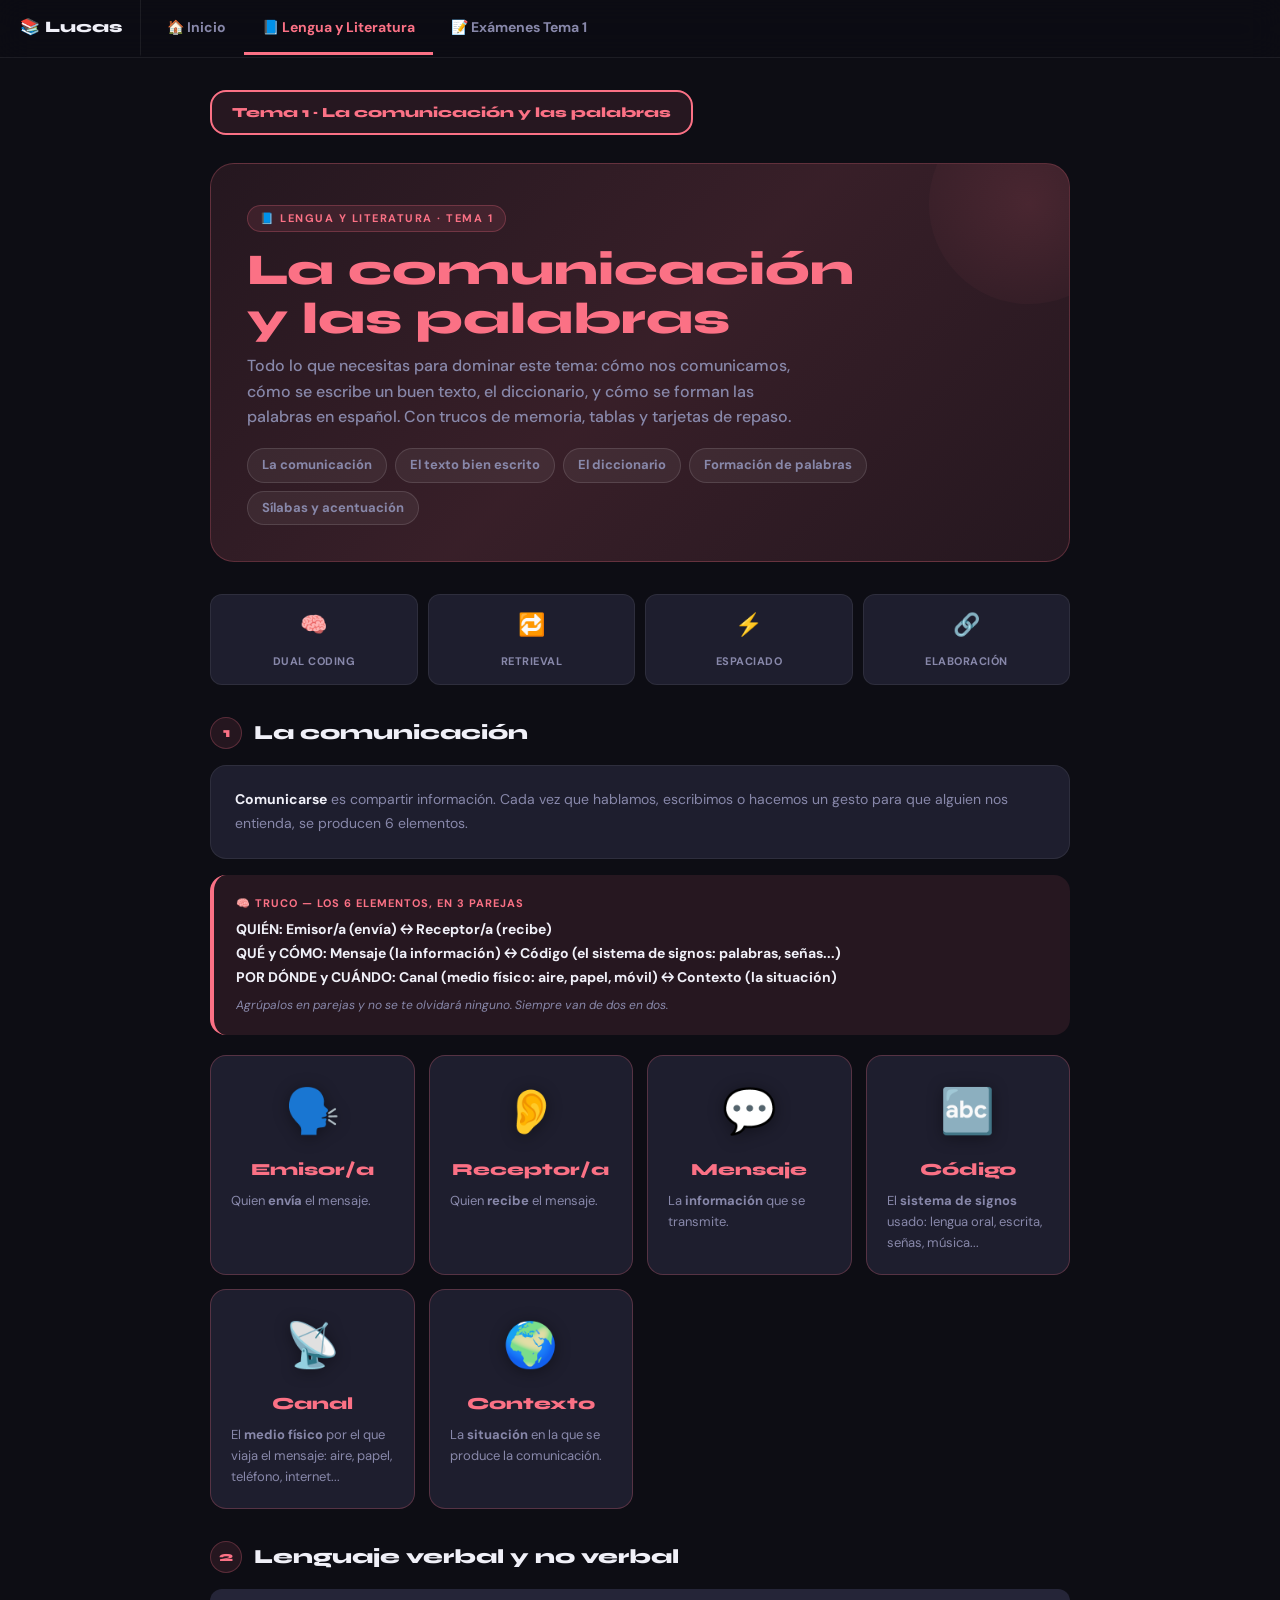
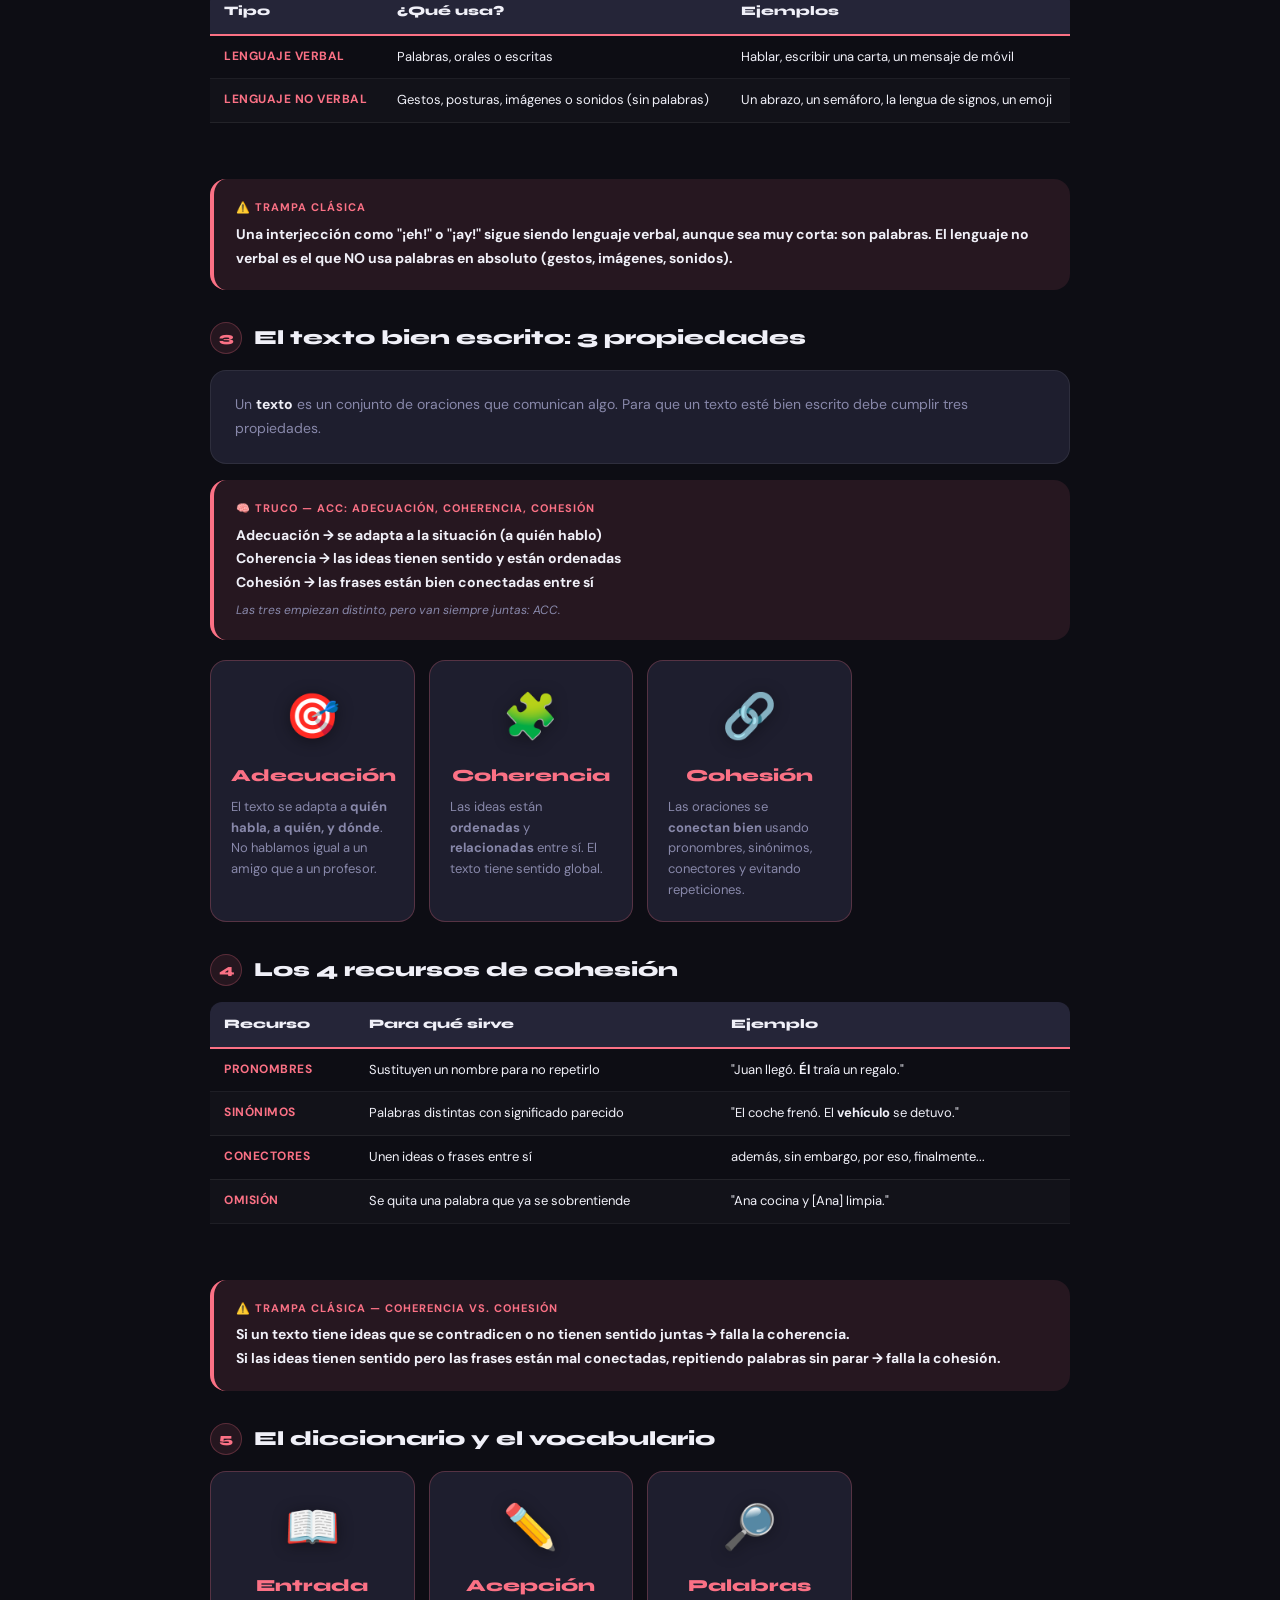
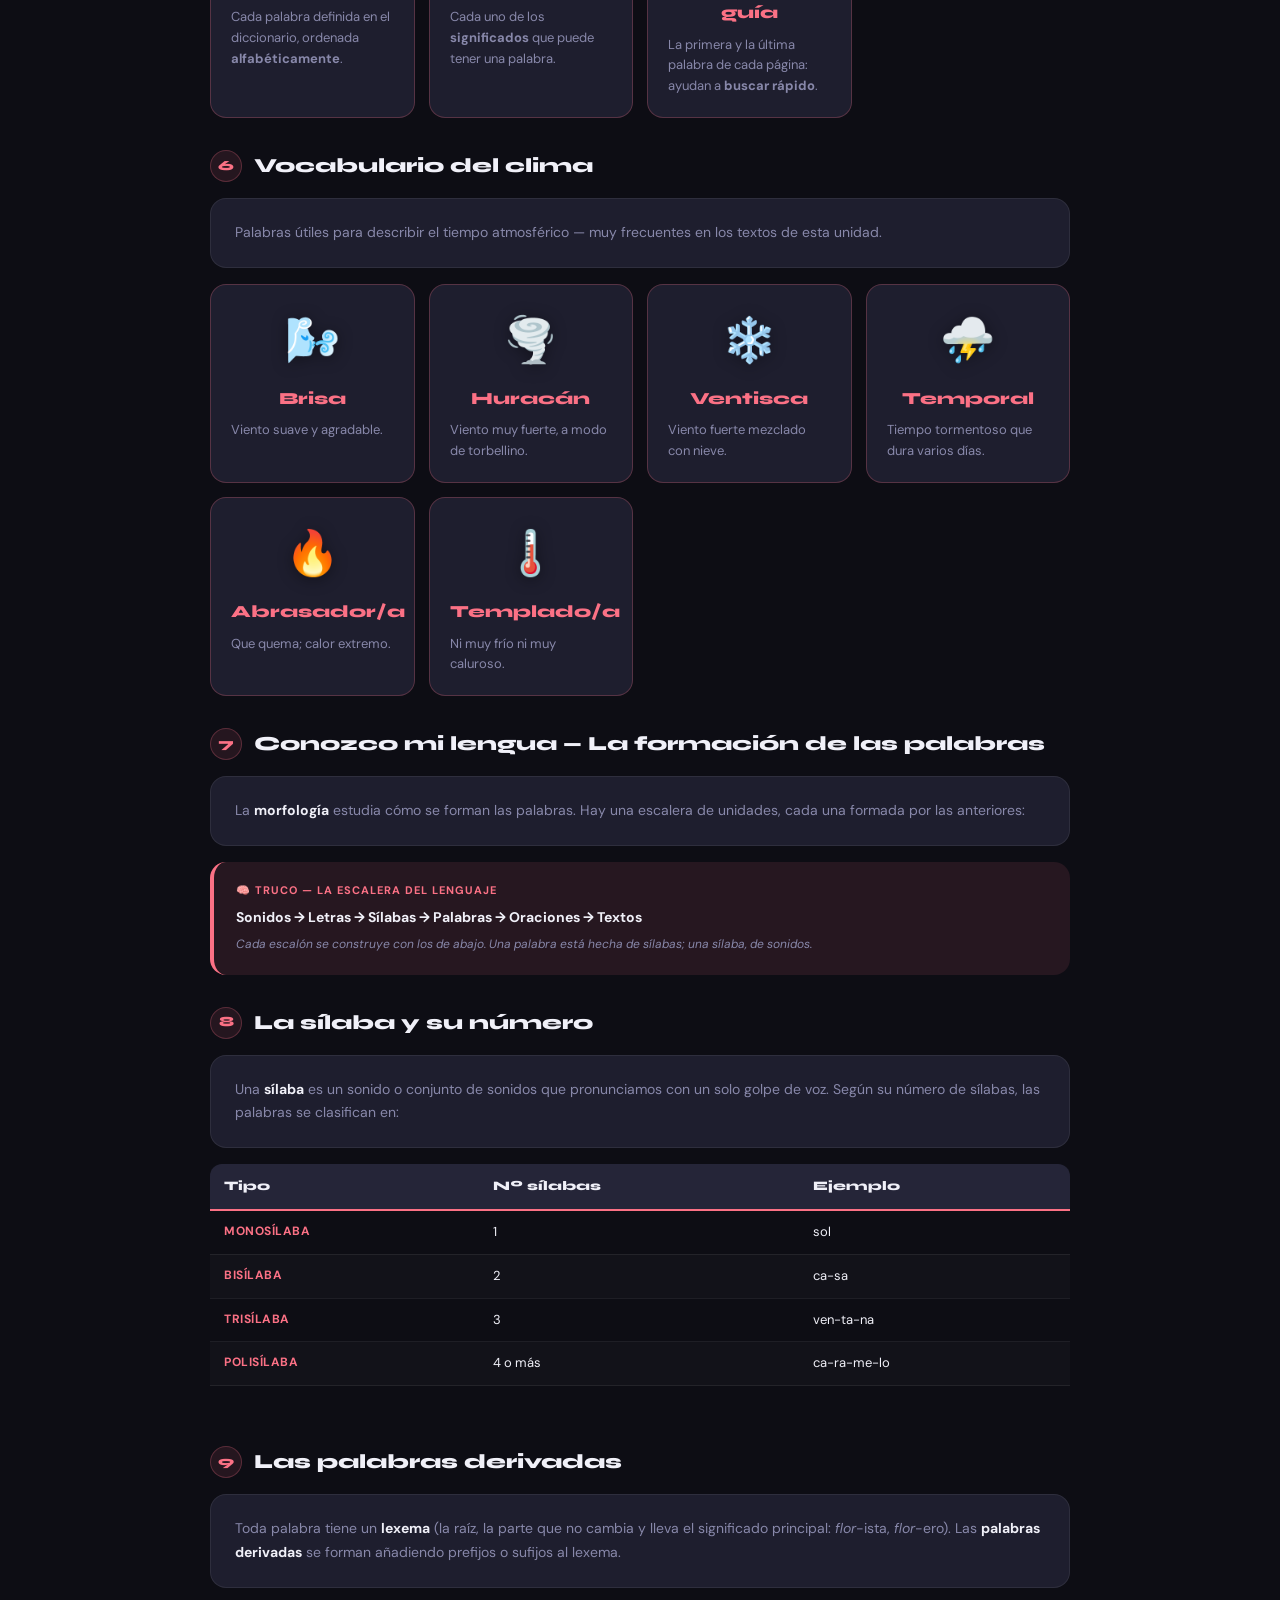
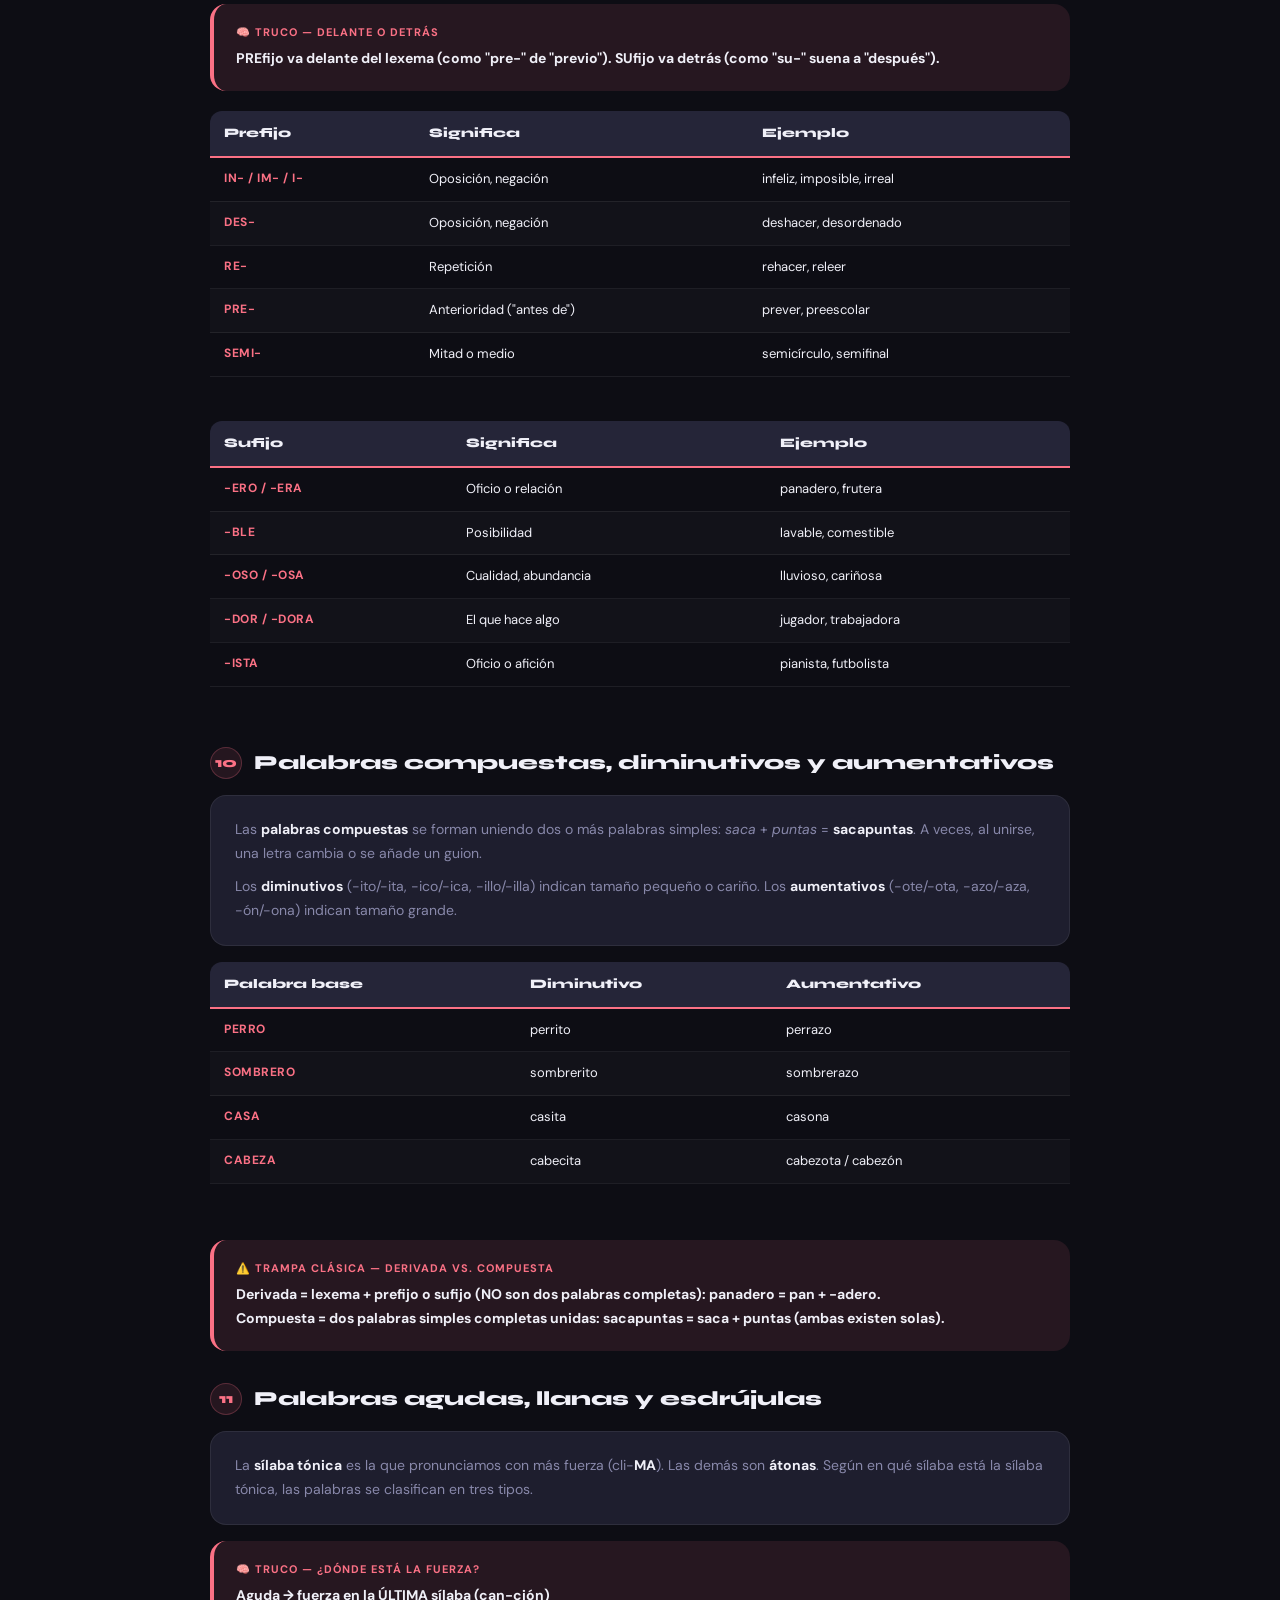
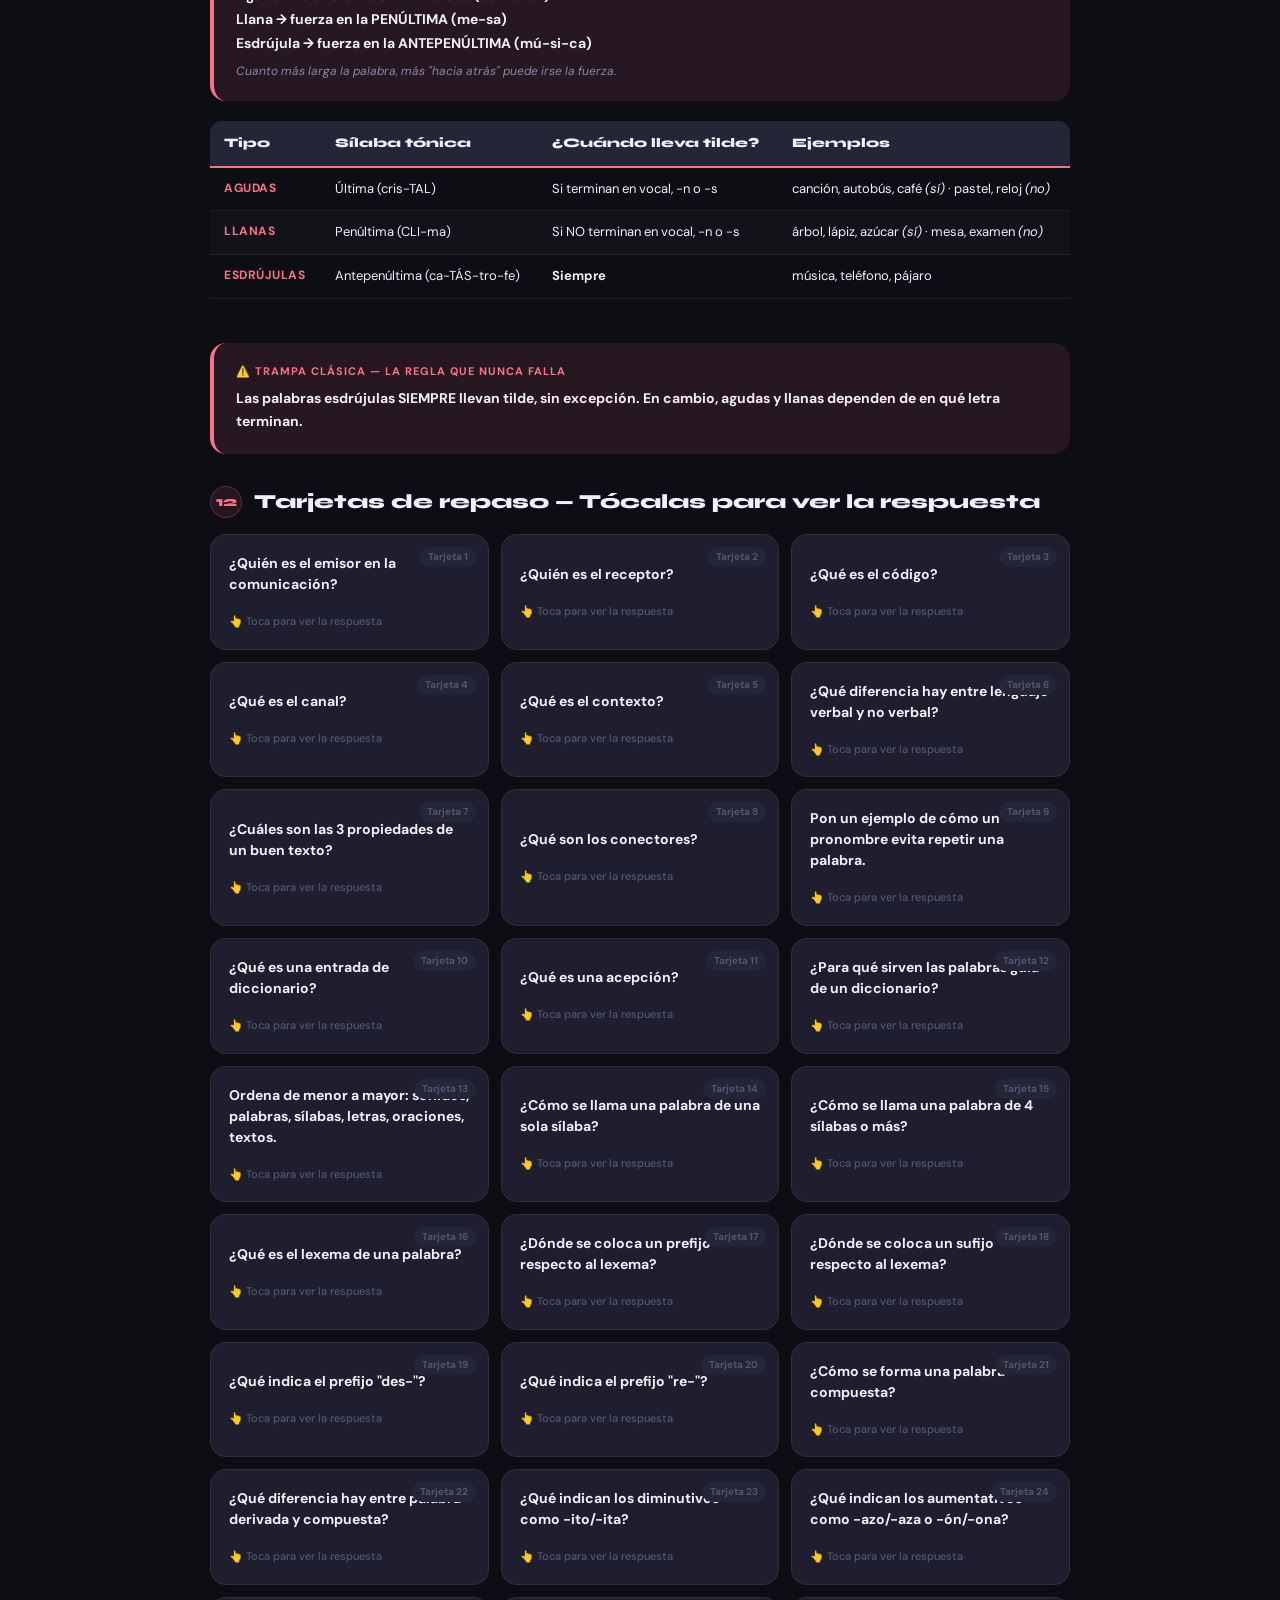
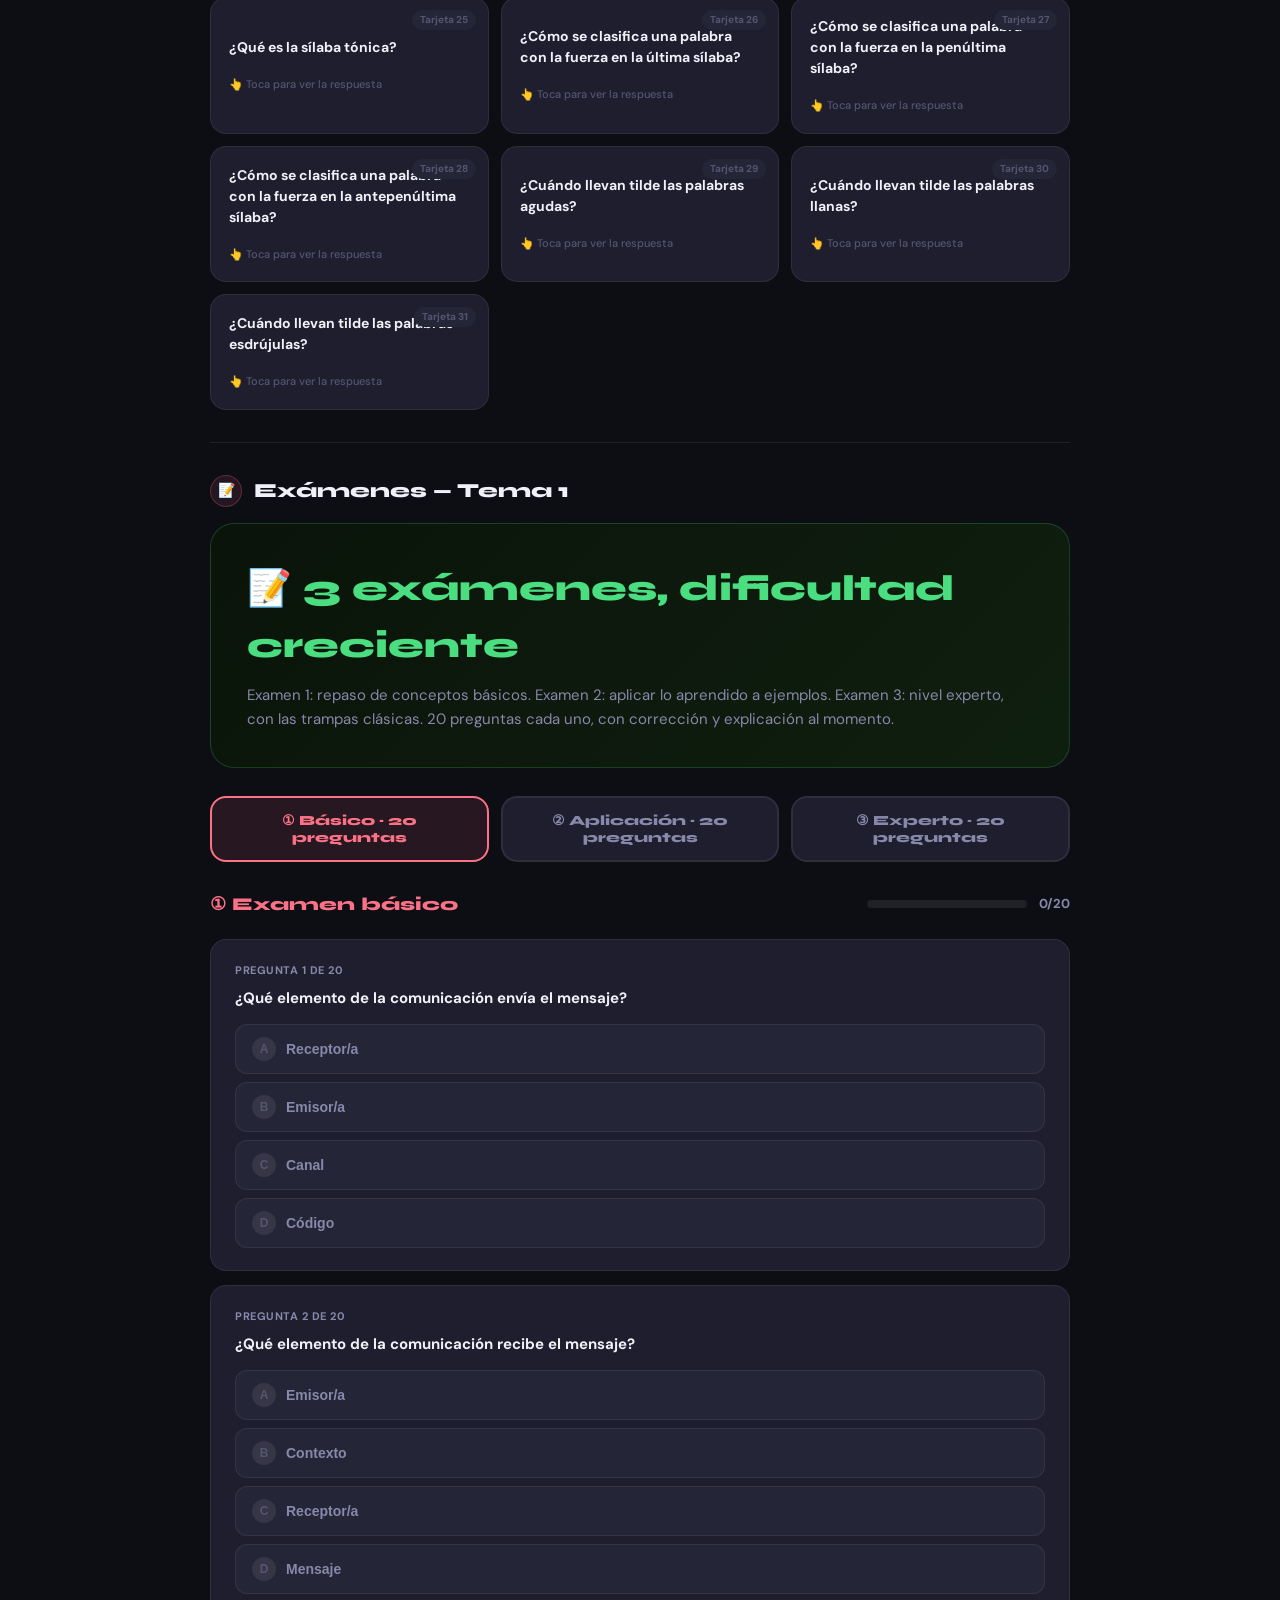
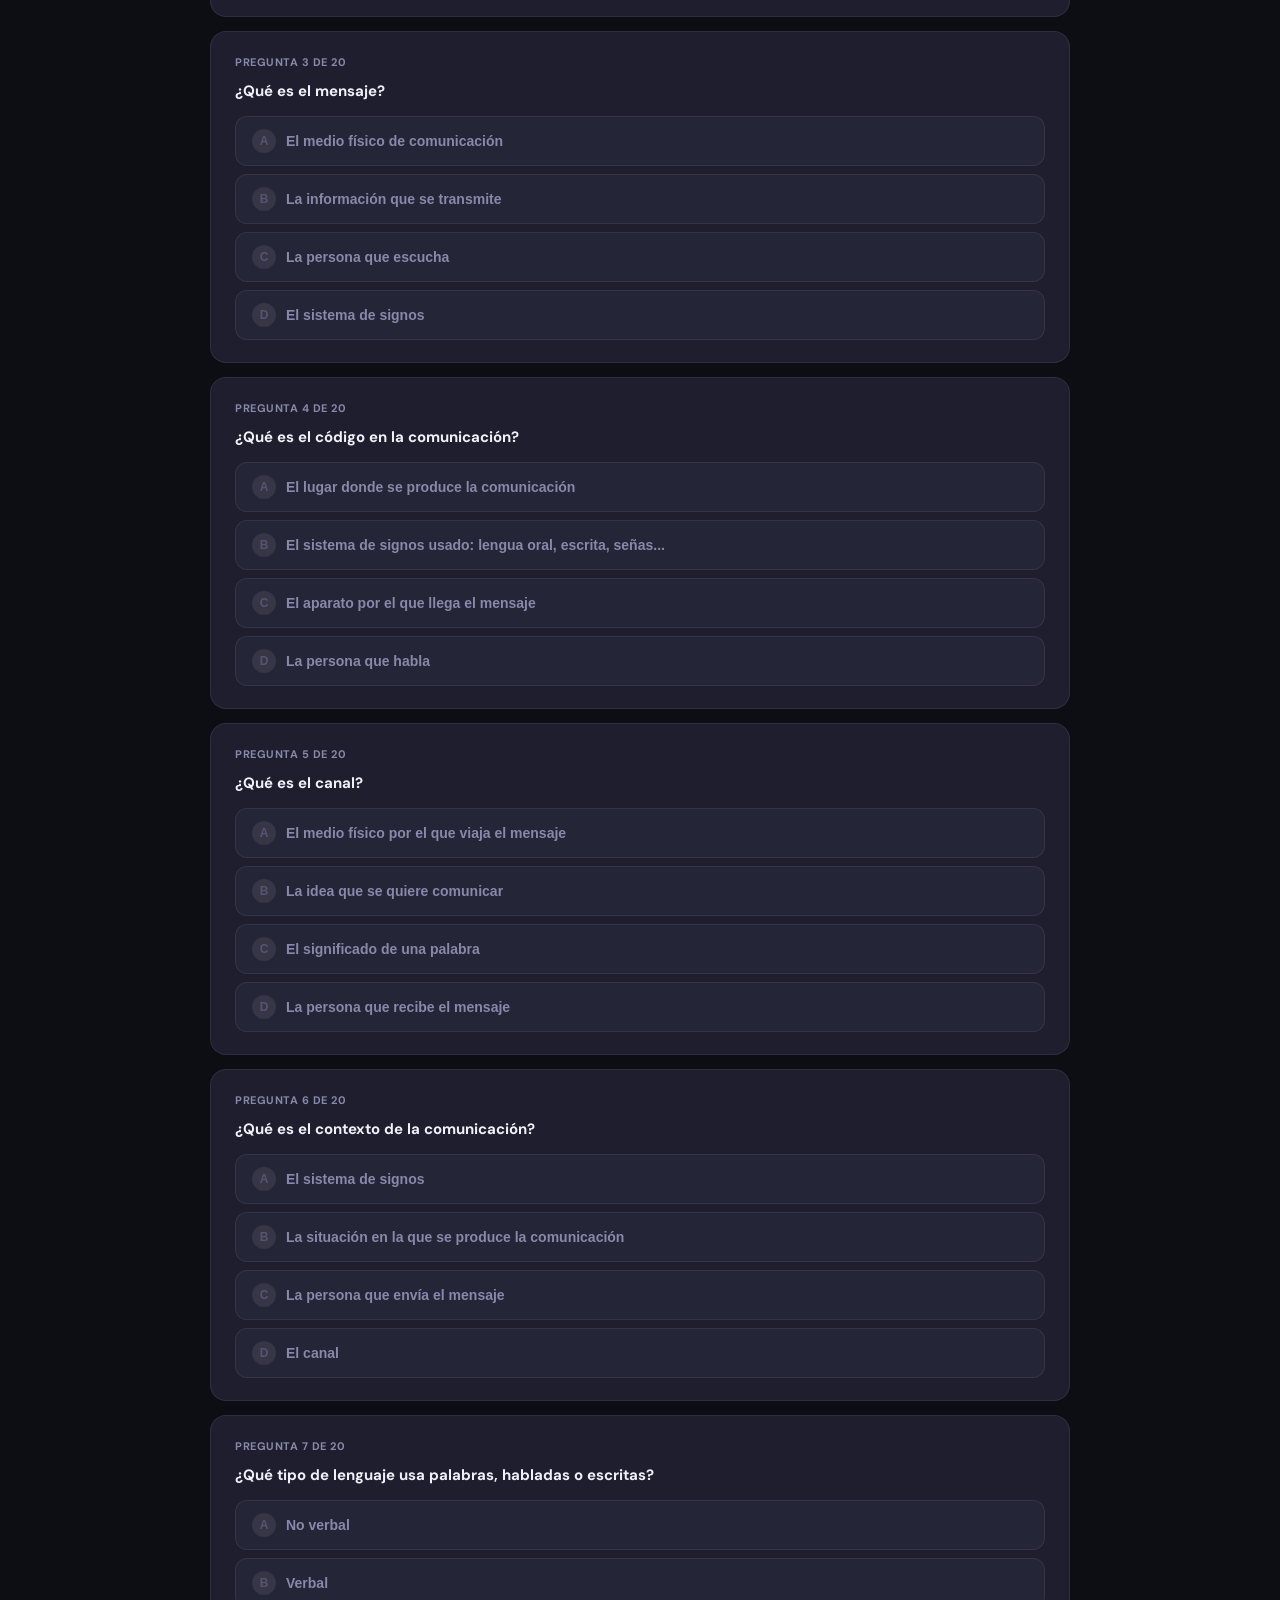
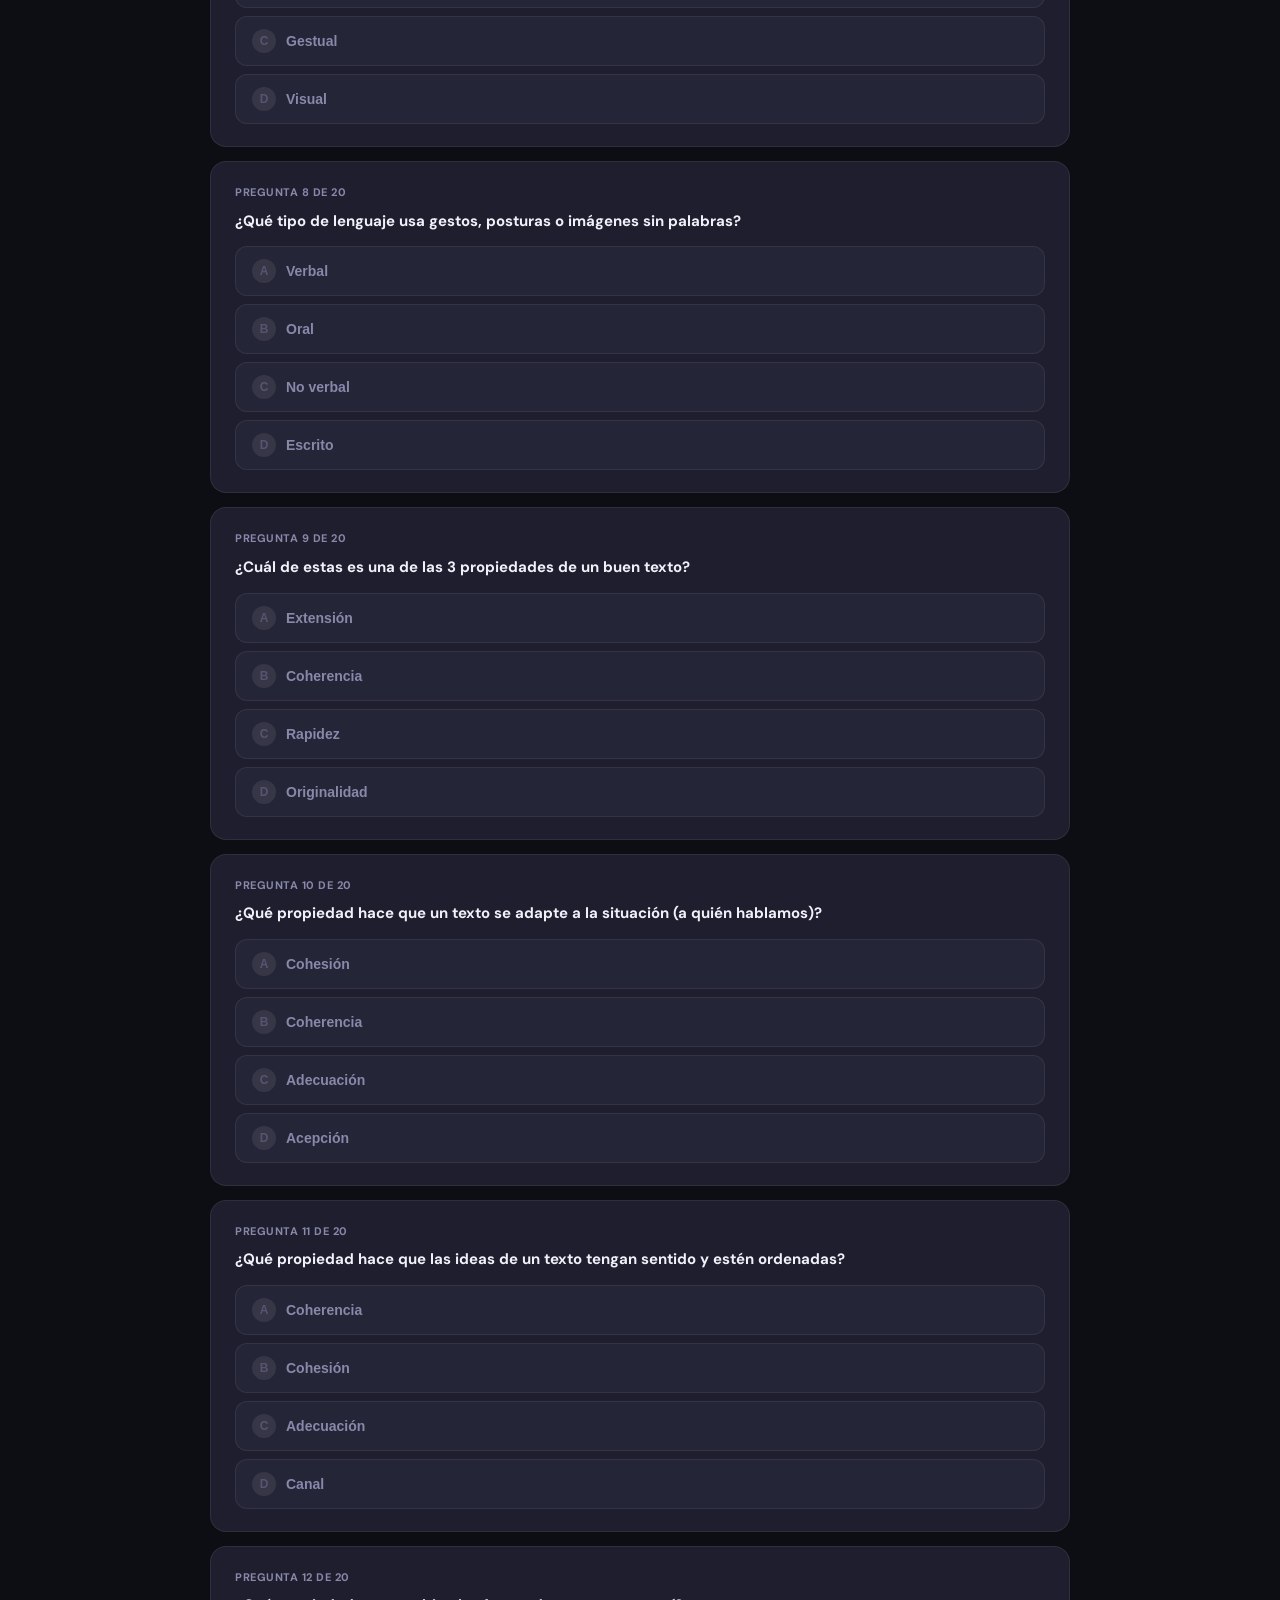
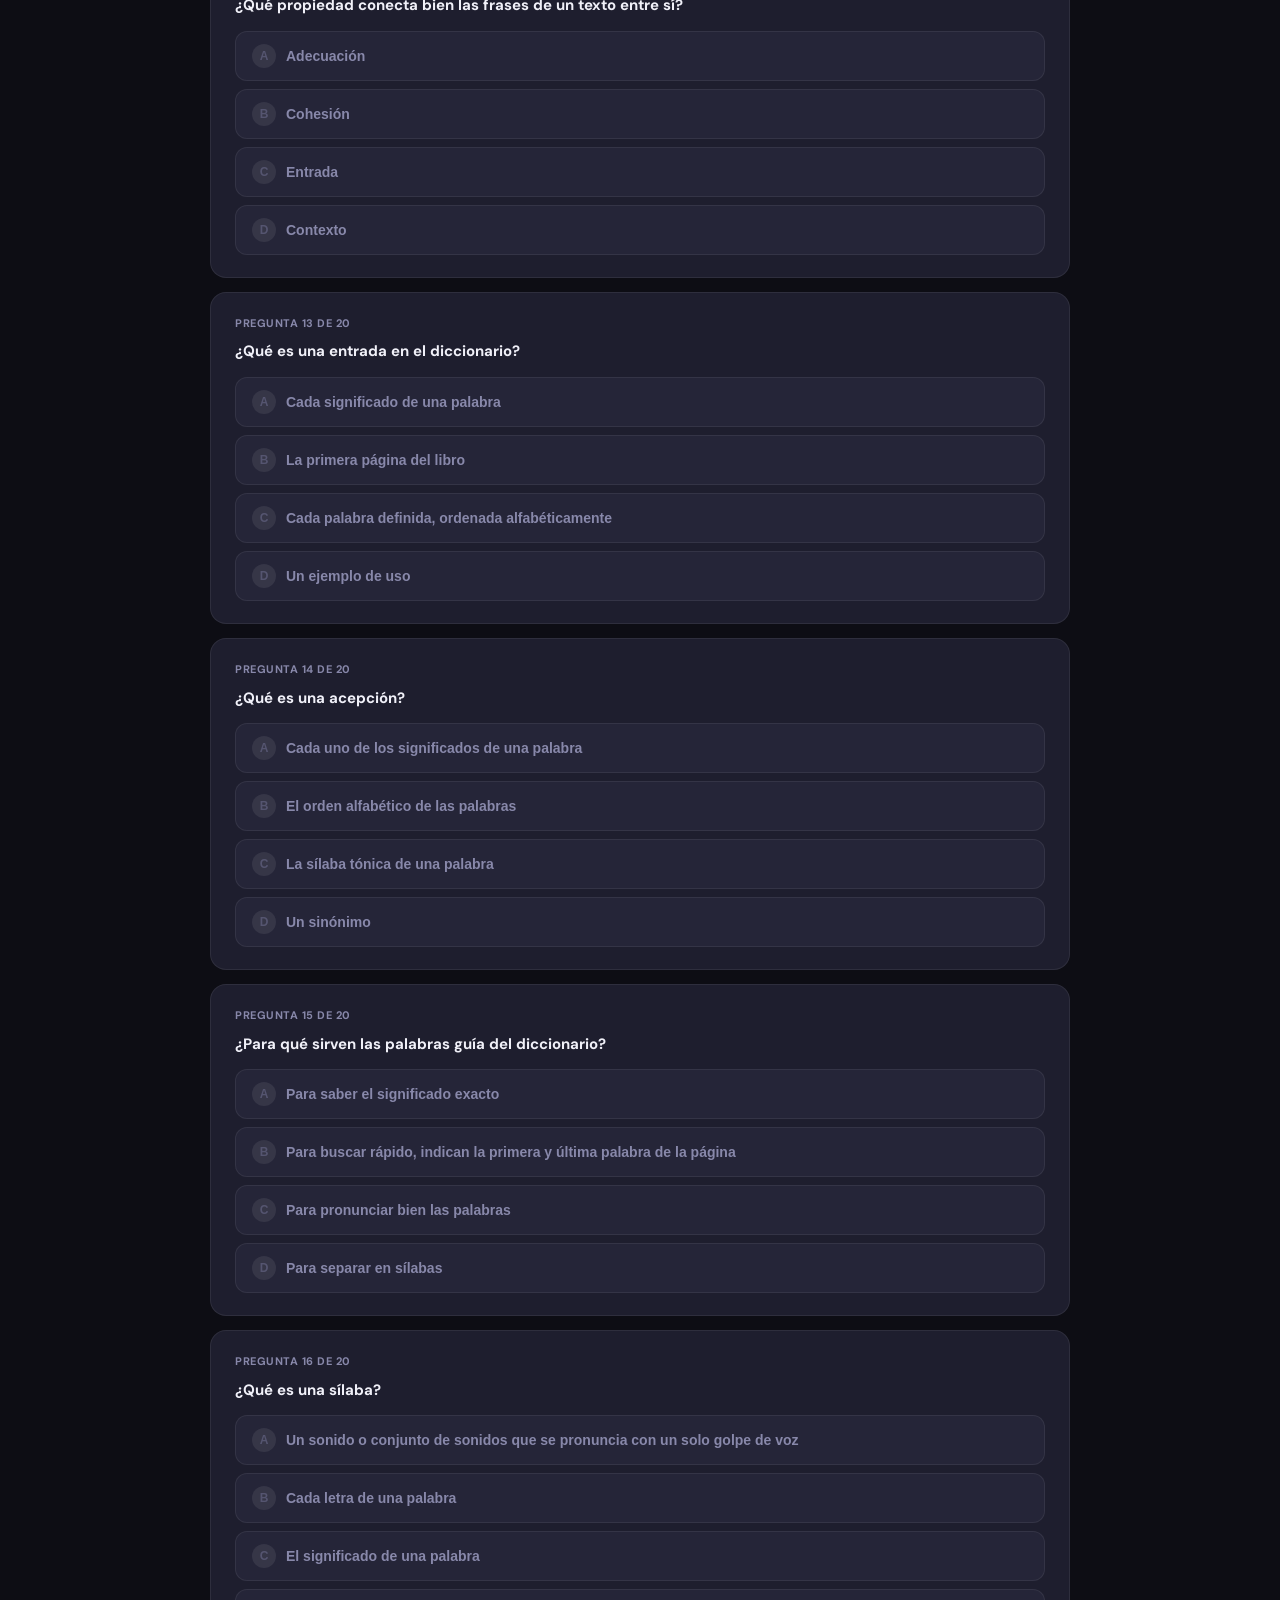
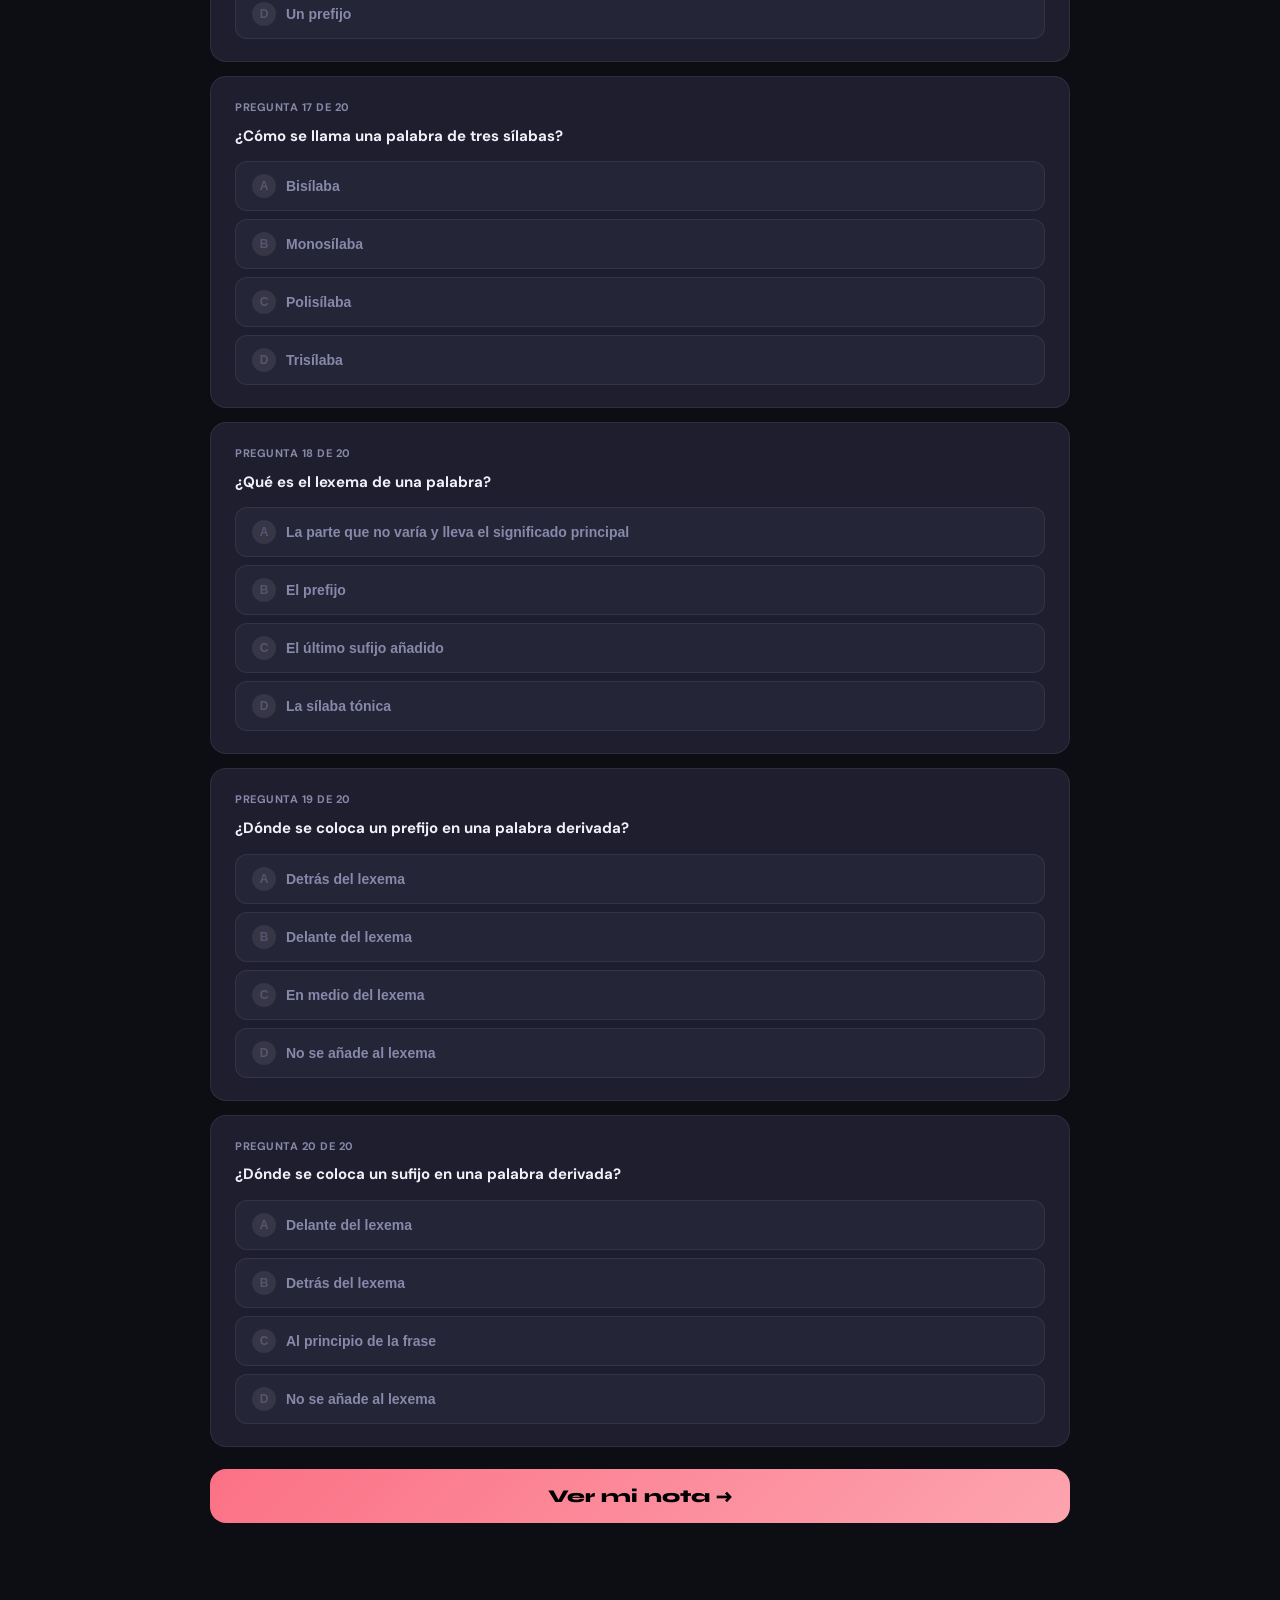
<file: lengua.html>
<!DOCTYPE html>
<html lang="es">
<head>
<meta charset="UTF-8">
<meta name="viewport" content="width=device-width, initial-scale=1.0">
<title>Lengua y Literatura — Lucas Estudia</title>
<link href="https://fonts.googleapis.com/css2?family=Syne:wght@700;800;900&family=DM+Sans:wght@400;500;700&display=swap" rel="stylesheet">
<link rel="stylesheet" href="assets/style.css">
<style>
  :root{
    --accent:#fb7185;--accent2:#fda4af;--accent-bg:rgba(251,113,133,.1);--accent-border:rgba(251,113,133,.25);
  }
</style>
</head>
<body>

<nav>
  <a href="index.html" class="nav-logo">📚 Lucas</a>
  <a href="index.html">🏠 Inicio</a>
  <a href="#tema-1" class="active">📘 Lengua y Literatura</a>
  <a href="#examenes-t1">📝 Exámenes Tema 1</a>
</nav>

<div class="wrap">

  <div class="tema-selector">
    <button class="tema-tab active" onclick="selectTema('1',this)">Tema 1 · La comunicación y las palabras</button>
  </div>

  <!-- ══════════════════════════════════════
       TEMA 1
  ══════════════════════════════════════ -->
  <div id="tema-1" class="tema-panel active">

    <div class="hero">
      <div class="hero-tag">📘 Lengua y Literatura · Tema 1</div>
      <h1>La comunicación<br>y las palabras</h1>
      <p>Todo lo que necesitas para dominar este tema: cómo nos comunicamos, cómo se escribe un buen texto, el diccionario, y cómo se forman las palabras en español. Con trucos de memoria, tablas y tarjetas de repaso.</p>
      <div class="hero-chips">
        <span class="hero-chip">La comunicación</span>
        <span class="hero-chip">El texto bien escrito</span>
        <span class="hero-chip">El diccionario</span>
        <span class="hero-chip">Formación de palabras</span>
        <span class="hero-chip">Sílabas y acentuación</span>
      </div>
    </div>

    <div class="methods-bar">
      <div class="method-chip"><span class="mi">🧠</span><span class="ml">Dual Coding</span></div>
      <div class="method-chip"><span class="mi">🔁</span><span class="ml">Retrieval</span></div>
      <div class="method-chip"><span class="mi">⚡</span><span class="ml">Espaciado</span></div>
      <div class="method-chip"><span class="mi">🔗</span><span class="ml">Elaboración</span></div>
    </div>

    <!-- 1. LA COMUNICACIÓN -->
    <div class="sec-header">
      <div class="sec-num">1</div>
      <h2>La comunicación</h2>
    </div>

    <div class="detail-section">
      <p><strong>Comunicarse</strong> es compartir información. Cada vez que hablamos, escribimos o hacemos un gesto para que alguien nos entienda, se producen 6 elementos.</p>
    </div>

    <div class="memory-box">
      <div class="mb-label">🧠 Truco — Los 6 elementos, en 3 parejas</div>
      <div class="mb-content">
        <strong>QUIÉN:</strong> Emisor/a (envía) ↔ Receptor/a (recibe)<br>
        <strong>QUÉ y CÓMO:</strong> Mensaje (la información) ↔ Código (el sistema de signos: palabras, señas...)<br>
        <strong>POR DÓNDE y CUÁNDO:</strong> Canal (medio físico: aire, papel, móvil) ↔ Contexto (la situación)
      </div>
      <div class="mb-note">Agrúpalos en parejas y no se te olvidará ninguno. Siempre van de dos en dos.</div>
    </div>

    <div class="item-grid">
      <div class="item-card"><span class="item-icon">🗣️</span><div class="item-name">Emisor/a</div><div class="item-desc">Quien <strong>envía</strong> el mensaje.</div></div>
      <div class="item-card"><span class="item-icon">👂</span><div class="item-name">Receptor/a</div><div class="item-desc">Quien <strong>recibe</strong> el mensaje.</div></div>
      <div class="item-card"><span class="item-icon">💬</span><div class="item-name">Mensaje</div><div class="item-desc">La <strong>información</strong> que se transmite.</div></div>
      <div class="item-card"><span class="item-icon">🔤</span><div class="item-name">Código</div><div class="item-desc">El <strong>sistema de signos</strong> usado: lengua oral, escrita, señas, música...</div></div>
      <div class="item-card"><span class="item-icon">📡</span><div class="item-name">Canal</div><div class="item-desc">El <strong>medio físico</strong> por el que viaja el mensaje: aire, papel, teléfono, internet...</div></div>
      <div class="item-card"><span class="item-icon">🌍</span><div class="item-name">Contexto</div><div class="item-desc">La <strong>situación</strong> en la que se produce la comunicación.</div></div>
    </div>

    <div class="sec-header">
      <div class="sec-num">2</div>
      <h2>Lenguaje verbal y no verbal</h2>
    </div>

    <div class="compare-table-wrap" style="overflow-x:auto;margin-bottom:28px">
    <table class="compare-table">
      <thead><tr><th>Tipo</th><th>¿Qué usa?</th><th>Ejemplos</th></tr></thead>
      <tbody>
        <tr><td class="row-label">Lenguaje verbal</td><td>Palabras, orales o escritas</td><td>Hablar, escribir una carta, un mensaje de móvil</td></tr>
        <tr><td class="row-label">Lenguaje no verbal</td><td>Gestos, posturas, imágenes o sonidos (sin palabras)</td><td>Un abrazo, un semáforo, la lengua de signos, un emoji</td></tr>
      </tbody>
    </table>
    </div>

    <div class="memory-box">
      <div class="mb-label">⚠️ Trampa clásica</div>
      <div class="mb-content">Una <strong>interjección</strong> como "¡eh!" o "¡ay!" sigue siendo <strong>lenguaje verbal</strong>, aunque sea muy corta: son palabras. El lenguaje no verbal es el que NO usa palabras en absoluto (gestos, imágenes, sonidos).</div>
    </div>

    <!-- 3. EL TEXTO BIEN ESCRITO -->
    <div class="sec-header">
      <div class="sec-num">3</div>
      <h2>El texto bien escrito: 3 propiedades</h2>
    </div>

    <div class="detail-section">
      <p>Un <strong>texto</strong> es un conjunto de oraciones que comunican algo. Para que un texto esté bien escrito debe cumplir tres propiedades.</p>
    </div>

    <div class="memory-box">
      <div class="mb-label">🧠 Truco — ACC: Adecuación, Coherencia, Cohesión</div>
      <div class="mb-content">
        <strong>A</strong>decuación → se adapta a la situación (a quién hablo)<br>
        <strong>C</strong>oherencia → las ideas tienen sentido y están ordenadas<br>
        <strong>C</strong>ohesión → las frases están bien conectadas entre sí
      </div>
      <div class="mb-note">Las tres empiezan distinto, pero van siempre juntas: ACC.</div>
    </div>

    <div class="item-grid">
      <div class="item-card"><span class="item-icon">🎯</span><div class="item-name">Adecuación</div><div class="item-desc">El texto se adapta a <strong>quién habla, a quién, y dónde</strong>. No hablamos igual a un amigo que a un profesor.</div></div>
      <div class="item-card"><span class="item-icon">🧩</span><div class="item-name">Coherencia</div><div class="item-desc">Las ideas están <strong>ordenadas</strong> y <strong>relacionadas</strong> entre sí. El texto tiene sentido global.</div></div>
      <div class="item-card"><span class="item-icon">🔗</span><div class="item-name">Cohesión</div><div class="item-desc">Las oraciones se <strong>conectan bien</strong> usando pronombres, sinónimos, conectores y evitando repeticiones.</div></div>
    </div>

    <div class="sec-header">
      <div class="sec-num">4</div>
      <h2>Los 4 recursos de cohesión</h2>
    </div>

    <div style="overflow-x:auto;margin-bottom:28px">
    <table class="compare-table">
      <thead><tr><th>Recurso</th><th>Para qué sirve</th><th>Ejemplo</th></tr></thead>
      <tbody>
        <tr><td class="row-label">Pronombres</td><td>Sustituyen un nombre para no repetirlo</td><td>"Juan llegó. <strong>Él</strong> traía un regalo."</td></tr>
        <tr><td class="row-label">Sinónimos</td><td>Palabras distintas con significado parecido</td><td>"El coche frenó. El <strong>vehículo</strong> se detuvo."</td></tr>
        <tr><td class="row-label">Conectores</td><td>Unen ideas o frases entre sí</td><td>además, sin embargo, por eso, finalmente...</td></tr>
        <tr><td class="row-label">Omisión</td><td>Se quita una palabra que ya se sobrentiende</td><td>"Ana cocina y [Ana] limpia."</td></tr>
      </tbody>
    </table>
    </div>

    <div class="memory-box">
      <div class="mb-label">⚠️ Trampa clásica — coherencia vs. cohesión</div>
      <div class="mb-content">Si un texto tiene <strong>ideas que se contradicen</strong> o no tienen sentido juntas → falla la <strong>coherencia</strong>.<br>Si las ideas tienen sentido pero las frases están mal conectadas, repitiendo palabras sin parar → falla la <strong>cohesión</strong>.</div>
    </div>

    <!-- 5. EL DICCIONARIO -->
    <div class="sec-header">
      <div class="sec-num">5</div>
      <h2>El diccionario y el vocabulario</h2>
    </div>

    <div class="item-grid">
      <div class="item-card"><span class="item-icon">📖</span><div class="item-name">Entrada</div><div class="item-desc">Cada palabra definida en el diccionario, ordenada <strong>alfabéticamente</strong>.</div></div>
      <div class="item-card"><span class="item-icon">✏️</span><div class="item-name">Acepción</div><div class="item-desc">Cada uno de los <strong>significados</strong> que puede tener una palabra.</div></div>
      <div class="item-card"><span class="item-icon">🔎</span><div class="item-name">Palabras guía</div><div class="item-desc">La primera y la última palabra de cada página: ayudan a <strong>buscar rápido</strong>.</div></div>
    </div>

    <div class="sec-header">
      <div class="sec-num">6</div>
      <h2>Vocabulario del clima</h2>
    </div>

    <div class="detail-section">
      <p>Palabras útiles para describir el tiempo atmosférico — muy frecuentes en los textos de esta unidad.</p>
    </div>

    <div class="item-grid">
      <div class="item-card"><span class="item-icon">🌬️</span><div class="item-name">Brisa</div><div class="item-desc">Viento suave y agradable.</div></div>
      <div class="item-card"><span class="item-icon">🌪️</span><div class="item-name">Huracán</div><div class="item-desc">Viento muy fuerte, a modo de torbellino.</div></div>
      <div class="item-card"><span class="item-icon">❄️</span><div class="item-name">Ventisca</div><div class="item-desc">Viento fuerte mezclado con nieve.</div></div>
      <div class="item-card"><span class="item-icon">⛈️</span><div class="item-name">Temporal</div><div class="item-desc">Tiempo tormentoso que dura varios días.</div></div>
      <div class="item-card"><span class="item-icon">🔥</span><div class="item-name">Abrasador/a</div><div class="item-desc">Que quema; calor extremo.</div></div>
      <div class="item-card"><span class="item-icon">🌡️</span><div class="item-name">Templado/a</div><div class="item-desc">Ni muy frío ni muy caluroso.</div></div>
    </div>

    <!-- 7. FORMACIÓN DE LAS PALABRAS -->
    <div class="sec-header">
      <div class="sec-num">7</div>
      <h2>Conozco mi lengua — La formación de las palabras</h2>
    </div>

    <div class="detail-section">
      <p>La <strong>morfología</strong> estudia cómo se forman las palabras. Hay una escalera de unidades, cada una formada por las anteriores:</p>
    </div>

    <div class="memory-box">
      <div class="mb-label">🧠 Truco — La escalera del lenguaje</div>
      <div class="mb-content">Sonidos → Letras → Sílabas → <strong>Palabras</strong> → Oraciones → Textos</div>
      <div class="mb-note">Cada escalón se construye con los de abajo. Una palabra está hecha de sílabas; una sílaba, de sonidos.</div>
    </div>

    <div class="sec-header">
      <div class="sec-num">8</div>
      <h2>La sílaba y su número</h2>
    </div>

    <div class="detail-section">
      <p>Una <strong>sílaba</strong> es un sonido o conjunto de sonidos que pronunciamos con un solo golpe de voz. Según su número de sílabas, las palabras se clasifican en:</p>
    </div>

    <div style="overflow-x:auto;margin-bottom:28px">
    <table class="compare-table">
      <thead><tr><th>Tipo</th><th>Nº sílabas</th><th>Ejemplo</th></tr></thead>
      <tbody>
        <tr><td class="row-label">Monosílaba</td><td>1</td><td>sol</td></tr>
        <tr><td class="row-label">Bisílaba</td><td>2</td><td>ca-sa</td></tr>
        <tr><td class="row-label">Trisílaba</td><td>3</td><td>ven-ta-na</td></tr>
        <tr><td class="row-label">Polisílaba</td><td>4 o más</td><td>ca-ra-me-lo</td></tr>
      </tbody>
    </table>
    </div>

    <!-- 9. PALABRAS DERIVADAS -->
    <div class="sec-header">
      <div class="sec-num">9</div>
      <h2>Las palabras derivadas</h2>
    </div>

    <div class="detail-section">
      <p>Toda palabra tiene un <strong>lexema</strong> (la raíz, la parte que no cambia y lleva el significado principal: <em>flor</em>-ista, <em>flor</em>-ero). Las <strong>palabras derivadas</strong> se forman añadiendo prefijos o sufijos al lexema.</p>
    </div>

    <div class="memory-box">
      <div class="mb-label">🧠 Truco — Delante o detrás</div>
      <div class="mb-content"><strong>PRE</strong>fijo va delante del lexema (como "pre-" de "previo"). <strong>SU</strong>fijo va detrás (como "su-" suena a "después").</div>
    </div>

    <div style="overflow-x:auto;margin-bottom:16px">
    <table class="compare-table">
      <thead><tr><th>Prefijo</th><th>Significa</th><th>Ejemplo</th></tr></thead>
      <tbody>
        <tr><td class="row-label">in- / im- / i-</td><td>Oposición, negación</td><td>infeliz, imposible, irreal</td></tr>
        <tr><td class="row-label">des-</td><td>Oposición, negación</td><td>deshacer, desordenado</td></tr>
        <tr><td class="row-label">re-</td><td>Repetición</td><td>rehacer, releer</td></tr>
        <tr><td class="row-label">pre-</td><td>Anterioridad ("antes de")</td><td>prever, preescolar</td></tr>
        <tr><td class="row-label">semi-</td><td>Mitad o medio</td><td>semicírculo, semifinal</td></tr>
      </tbody>
    </table>
    </div>

    <div style="overflow-x:auto;margin-bottom:28px">
    <table class="compare-table">
      <thead><tr><th>Sufijo</th><th>Significa</th><th>Ejemplo</th></tr></thead>
      <tbody>
        <tr><td class="row-label">-ero / -era</td><td>Oficio o relación</td><td>panadero, frutera</td></tr>
        <tr><td class="row-label">-ble</td><td>Posibilidad</td><td>lavable, comestible</td></tr>
        <tr><td class="row-label">-oso / -osa</td><td>Cualidad, abundancia</td><td>lluvioso, cariñosa</td></tr>
        <tr><td class="row-label">-dor / -dora</td><td>El que hace algo</td><td>jugador, trabajadora</td></tr>
        <tr><td class="row-label">-ista</td><td>Oficio o afición</td><td>pianista, futbolista</td></tr>
      </tbody>
    </table>
    </div>

    <!-- 10. PALABRAS COMPUESTAS -->
    <div class="sec-header">
      <div class="sec-num">10</div>
      <h2>Palabras compuestas, diminutivos y aumentativos</h2>
    </div>

    <div class="detail-section">
      <p>Las <strong>palabras compuestas</strong> se forman uniendo dos o más palabras simples: <em>saca</em> + <em>puntas</em> = <strong>sacapuntas</strong>. A veces, al unirse, una letra cambia o se añade un guion.</p>
      <p>Los <strong>diminutivos</strong> (-ito/-ita, -ico/-ica, -illo/-illa) indican tamaño pequeño o cariño. Los <strong>aumentativos</strong> (-ote/-ota, -azo/-aza, -ón/-ona) indican tamaño grande.</p>
    </div>

    <div style="overflow-x:auto;margin-bottom:28px">
    <table class="compare-table">
      <thead><tr><th>Palabra base</th><th>Diminutivo</th><th>Aumentativo</th></tr></thead>
      <tbody>
        <tr><td class="row-label">perro</td><td>perrito</td><td>perrazo</td></tr>
        <tr><td class="row-label">sombrero</td><td>sombrerito</td><td>sombrerazo</td></tr>
        <tr><td class="row-label">casa</td><td>casita</td><td>casona</td></tr>
        <tr><td class="row-label">cabeza</td><td>cabecita</td><td>cabezota / cabezón</td></tr>
      </tbody>
    </table>
    </div>

    <div class="memory-box">
      <div class="mb-label">⚠️ Trampa clásica — derivada vs. compuesta</div>
      <div class="mb-content"><strong>Derivada</strong> = lexema + prefijo o sufijo (NO son dos palabras completas): panadero = pan + -adero.<br><strong>Compuesta</strong> = dos palabras simples completas unidas: sacapuntas = saca + puntas (ambas existen solas).</div>
    </div>

    <!-- 11. AGUDAS, LLANAS, ESDRÚJULAS -->
    <div class="sec-header">
      <div class="sec-num">11</div>
      <h2>Palabras agudas, llanas y esdrújulas</h2>
    </div>

    <div class="detail-section">
      <p>La <strong>sílaba tónica</strong> es la que pronunciamos con más fuerza (cli-<strong>MA</strong>). Las demás son <strong>átonas</strong>. Según en qué sílaba está la sílaba tónica, las palabras se clasifican en tres tipos.</p>
    </div>

    <div class="memory-box">
      <div class="mb-label">🧠 Truco — ¿Dónde está la fuerza?</div>
      <div class="mb-content">
        <strong>Aguda</strong> → fuerza en la ÚLTIMA sílaba (can-ción)<br>
        <strong>Llana</strong> → fuerza en la PENÚLTIMA (me-sa)<br>
        <strong>Esdrújula</strong> → fuerza en la ANTEPENÚLTIMA (mú-si-ca)
      </div>
      <div class="mb-note">Cuanto más larga la palabra, más "hacia atrás" puede irse la fuerza.</div>
    </div>

    <div style="overflow-x:auto;margin-bottom:16px">
    <table class="compare-table">
      <thead><tr><th>Tipo</th><th>Sílaba tónica</th><th>¿Cuándo lleva tilde?</th><th>Ejemplos</th></tr></thead>
      <tbody>
        <tr><td class="row-label">Agudas</td><td>Última (cris-TAL)</td><td>Si terminan en vocal, -n o -s</td><td>canción, autobús, café <em>(sí)</em> · pastel, reloj <em>(no)</em></td></tr>
        <tr><td class="row-label">Llanas</td><td>Penúltima (CLI-ma)</td><td>Si NO terminan en vocal, -n o -s</td><td>árbol, lápiz, azúcar <em>(sí)</em> · mesa, examen <em>(no)</em></td></tr>
        <tr><td class="row-label">Esdrújulas</td><td>Antepenúltima (ca-TÁS-tro-fe)</td><td><strong>Siempre</strong></td><td>música, teléfono, pájaro</td></tr>
      </tbody>
    </table>
    </div>

    <div class="memory-box">
      <div class="mb-label">⚠️ Trampa clásica — la regla que nunca falla</div>
      <div class="mb-content">Las palabras <strong>esdrújulas SIEMPRE llevan tilde</strong>, sin excepción. En cambio, agudas y llanas dependen de en qué letra terminan.</div>
    </div>

    <!-- FLASHCARDS -->
    <div class="sec-header">
      <div class="sec-num">12</div>
      <h2>Tarjetas de repaso — Tócalas para ver la respuesta</h2>
    </div>

    <div class="flashcard-grid" id="t1-flashcards"></div>

    <div class="divider"></div>

    <!-- EXÁMENES TEMA 1 -->
    <div id="examenes-t1" class="sec-header">
      <div class="sec-num">📝</div>
      <h2>Exámenes — Tema 1</h2>
    </div>

    <div class="exam-hero">
      <h1>📝 3 exámenes, dificultad creciente</h1>
      <p>Examen 1: repaso de conceptos básicos. Examen 2: aplicar lo aprendido a ejemplos. Examen 3: nivel experto, con las trampas clásicas. 20 preguntas cada uno, con corrección y explicación al momento.</p>
    </div>

    <div class="exam-selector">
      <button class="exam-tab active" data-group="tema1" onclick="selectExamTab('tema1','t1-ex1',this)">① Básico · 20 preguntas</button>
      <button class="exam-tab" data-group="tema1" onclick="selectExamTab('tema1','t1-ex2',this)">② Aplicación · 20 preguntas</button>
      <button class="exam-tab" data-group="tema1" onclick="selectExamTab('tema1','t1-ex3',this)">③ Experto · 20 preguntas</button>
    </div>

    <!-- EXAMEN 1 -->
    <div id="exam-t1-ex1" class="exam-panel active" data-group="tema1">
      <div class="exam-header-bar">
        <div class="exam-title">① Examen básico</div>
        <div class="exam-progress-wrap">
          <div class="exam-prog-bar"><div class="exam-prog-fill" id="prog-t1-ex1" style="width:0%"></div></div>
          <div class="exam-prog-label" id="prog-t1-ex1-lbl">0/20</div>
        </div>
      </div>
      <div id="q-t1-ex1"></div>
      <button class="exam-submit-btn" onclick="submitExam('t1-ex1')">Ver mi nota →</button>
      <div class="score-panel" id="score-t1-ex1">
        <div class="score-big" id="score-t1-ex1-num">0</div>
        <div class="score-label">de <span id="score-t1-ex1-total">20</span> preguntas correctas</div>
        <div class="score-bar-wrap"><div class="score-bar-fill" id="score-t1-ex1-bar" style="width:0%"></div></div>
        <div class="score-msg" id="score-t1-ex1-msg"></div>
        <button class="reset-btn" onclick="resetExam('t1-ex1')">🔄 Repetir examen</button>
      </div>
    </div>

    <!-- EXAMEN 2 -->
    <div id="exam-t1-ex2" class="exam-panel" data-group="tema1">
      <div class="exam-header-bar">
        <div class="exam-title">② Examen de aplicación</div>
        <div class="exam-progress-wrap">
          <div class="exam-prog-bar"><div class="exam-prog-fill" id="prog-t1-ex2" style="width:0%"></div></div>
          <div class="exam-prog-label" id="prog-t1-ex2-lbl">0/20</div>
        </div>
      </div>
      <div id="q-t1-ex2"></div>
      <button class="exam-submit-btn" onclick="submitExam('t1-ex2')">Ver mi nota →</button>
      <div class="score-panel" id="score-t1-ex2">
        <div class="score-big" id="score-t1-ex2-num">0</div>
        <div class="score-label">de <span id="score-t1-ex2-total">20</span> preguntas correctas</div>
        <div class="score-bar-wrap"><div class="score-bar-fill" id="score-t1-ex2-bar" style="width:0%"></div></div>
        <div class="score-msg" id="score-t1-ex2-msg"></div>
        <button class="reset-btn" onclick="resetExam('t1-ex2')">🔄 Repetir examen</button>
      </div>
    </div>

    <!-- EXAMEN 3 -->
    <div id="exam-t1-ex3" class="exam-panel" data-group="tema1">
      <div class="exam-header-bar">
        <div class="exam-title">③ Examen experto</div>
        <div class="exam-progress-wrap">
          <div class="exam-prog-bar"><div class="exam-prog-fill" id="prog-t1-ex3" style="width:0%"></div></div>
          <div class="exam-prog-label" id="prog-t1-ex3-lbl">0/20</div>
        </div>
      </div>
      <div id="q-t1-ex3"></div>
      <button class="exam-submit-btn" onclick="submitExam('t1-ex3')">Ver mi nota →</button>
      <div class="score-panel" id="score-t1-ex3">
        <div class="score-big" id="score-t1-ex3-num">0</div>
        <div class="score-label">de <span id="score-t1-ex3-total">20</span> preguntas correctas</div>
        <div class="score-bar-wrap"><div class="score-bar-fill" id="score-t1-ex3-bar" style="width:0%"></div></div>
        <div class="score-msg" id="score-t1-ex3-msg"></div>
        <button class="reset-btn" onclick="resetExam('t1-ex3')">🔄 Repetir examen</button>
      </div>
    </div>

  </div><!-- /tema-1 -->

</div><!-- /wrap -->

<script src="assets/app.js"></script>
<script>
// ════════════════════════════════════════════════════════
//  LENGUA — Tema 1: datos
// ════════════════════════════════════════════════════════

const T1_FLASHCARDS = [
  {q:'¿Quién es el emisor en la comunicación?', a:'La persona que envía el mensaje.'},
  {q:'¿Quién es el receptor?', a:'La persona que recibe el mensaje.'},
  {q:'¿Qué es el código?', a:'El sistema de signos que se usa para comunicarse: lengua oral, escrita, señas, música...'},
  {q:'¿Qué es el canal?', a:'El medio físico por el que viaja el mensaje: el aire, el papel, el teléfono, internet...'},
  {q:'¿Qué es el contexto?', a:'La situación en la que se produce la comunicación.'},
  {q:'¿Qué diferencia hay entre lenguaje verbal y no verbal?', a:'El verbal usa palabras (orales o escritas). El no verbal usa gestos, posturas, imágenes o sonidos, sin palabras.'},
  {q:'¿Cuáles son las 3 propiedades de un buen texto?', a:'Adecuación (se adapta a la situación), coherencia (las ideas tienen sentido) y cohesión (las frases están bien conectadas).'},
  {q:'¿Qué son los conectores?', a:'Palabras que unen ideas o frases entre sí: además, sin embargo, por eso, finalmente...'},
  {q:'Pon un ejemplo de cómo un pronombre evita repetir una palabra.', a:'"Juan llegó. Él traía un regalo" — "él" sustituye a "Juan".'},
  {q:'¿Qué es una entrada de diccionario?', a:'Cada palabra definida en el diccionario, ordenada alfabéticamente.'},
  {q:'¿Qué es una acepción?', a:'Cada uno de los significados que puede tener una palabra.'},
  {q:'¿Para qué sirven las palabras guía de un diccionario?', a:'Son la primera y última palabra de cada página; ayudan a buscar más rápido.'},
  {q:'Ordena de menor a mayor: sonidos, palabras, sílabas, letras, oraciones, textos.', a:'Sonidos → Letras → Sílabas → Palabras → Oraciones → Textos.'},
  {q:'¿Cómo se llama una palabra de una sola sílaba?', a:'Monosílaba (ej: sol).'},
  {q:'¿Cómo se llama una palabra de 4 sílabas o más?', a:'Polisílaba (ej: caramelo).'},
  {q:'¿Qué es el lexema de una palabra?', a:'La parte que no cambia y lleva el significado principal (flor- en florista, florero).'},
  {q:'¿Dónde se coloca un prefijo respecto al lexema?', a:'Delante (in-feliz, re-hacer).'},
  {q:'¿Dónde se coloca un sufijo respecto al lexema?', a:'Detrás (pan-adero, lluvi-oso).'},
  {q:'¿Qué indica el prefijo "des-"?', a:'Oposición o negación: deshacer, desordenado.'},
  {q:'¿Qué indica el prefijo "re-"?', a:'Repetición: rehacer, releer.'},
  {q:'¿Cómo se forma una palabra compuesta?', a:'Uniendo dos o más palabras simples completas: saca + puntas = sacapuntas.'},
  {q:'¿Qué diferencia hay entre palabra derivada y compuesta?', a:'La derivada es lexema + prefijo/sufijo (no dos palabras completas). La compuesta une dos palabras que existen por sí solas.'},
  {q:'¿Qué indican los diminutivos como -ito/-ita?', a:'Tamaño pequeño o cariño: perrito, casita.'},
  {q:'¿Qué indican los aumentativos como -azo/-aza o -ón/-ona?', a:'Tamaño grande: perrazo, cabezón.'},
  {q:'¿Qué es la sílaba tónica?', a:'La sílaba que se pronuncia con más fuerza dentro de una palabra.'},
  {q:'¿Cómo se clasifica una palabra con la fuerza en la última sílaba?', a:'Aguda (ej: canción).'},
  {q:'¿Cómo se clasifica una palabra con la fuerza en la penúltima sílaba?', a:'Llana (ej: mesa).'},
  {q:'¿Cómo se clasifica una palabra con la fuerza en la antepenúltima sílaba?', a:'Esdrújula (ej: música).'},
  {q:'¿Cuándo llevan tilde las palabras agudas?', a:'Cuando terminan en vocal, -n o -s (canción, café, autobús).'},
  {q:'¿Cuándo llevan tilde las palabras llanas?', a:'Cuando NO terminan en vocal, -n o -s (árbol, lápiz, azúcar).'},
  {q:'¿Cuándo llevan tilde las palabras esdrújulas?', a:'Siempre, sin excepción.'},
];

// ── EXAMEN 1 — BÁSICO (conceptos y definiciones) ──
EXAMS['t1-ex1'] = {questions:[
  {q:'¿Qué elemento de la comunicación envía el mensaje?',opts:['Receptor/a','Emisor/a','Canal','Código'],c:1,fb:'El emisor o emisora es quien envía el mensaje.'},
  {q:'¿Qué elemento de la comunicación recibe el mensaje?',opts:['Emisor/a','Contexto','Receptor/a','Mensaje'],c:2,fb:'El receptor o receptora es quien recibe el mensaje.'},
  {q:'¿Qué es el mensaje?',opts:['El medio físico de comunicación','La información que se transmite','La persona que escucha','El sistema de signos'],c:1,fb:'El mensaje es la información que se transmite entre emisor y receptor.'},
  {q:'¿Qué es el código en la comunicación?',opts:['El lugar donde se produce la comunicación','El sistema de signos usado: lengua oral, escrita, señas...','El aparato por el que llega el mensaje','La persona que habla'],c:1,fb:'El código es el sistema de signos que se usa para comunicarse.'},
  {q:'¿Qué es el canal?',opts:['El medio físico por el que viaja el mensaje','La idea que se quiere comunicar','El significado de una palabra','La persona que recibe el mensaje'],c:0,fb:'El canal es el medio físico por el que viaja el mensaje: el aire, el papel, el teléfono...'},
  {q:'¿Qué es el contexto de la comunicación?',opts:['El sistema de signos','La situación en la que se produce la comunicación','La persona que envía el mensaje','El canal'],c:1,fb:'El contexto es la situación en la que se produce la comunicación.'},
  {q:'¿Qué tipo de lenguaje usa palabras, habladas o escritas?',opts:['No verbal','Verbal','Gestual','Visual'],c:1,fb:'El lenguaje verbal usa palabras, tanto orales como escritas.'},
  {q:'¿Qué tipo de lenguaje usa gestos, posturas o imágenes sin palabras?',opts:['Verbal','Oral','No verbal','Escrito'],c:2,fb:'El lenguaje no verbal se comunica sin palabras: gestos, posturas, imágenes, sonidos.'},
  {q:'¿Cuál de estas es una de las 3 propiedades de un buen texto?',opts:['Extensión','Coherencia','Rapidez','Originalidad'],c:1,fb:'Las tres propiedades son adecuación, coherencia y cohesión.'},
  {q:'¿Qué propiedad hace que un texto se adapte a la situación (a quién hablamos)?',opts:['Cohesión','Coherencia','Adecuación','Acepción'],c:2,fb:'La adecuación es la propiedad que adapta el texto a la situación comunicativa.'},
  {q:'¿Qué propiedad hace que las ideas de un texto tengan sentido y estén ordenadas?',opts:['Coherencia','Cohesión','Adecuación','Canal'],c:0,fb:'La coherencia es el sentido global y el orden de las ideas de un texto.'},
  {q:'¿Qué propiedad conecta bien las frases de un texto entre sí?',opts:['Adecuación','Cohesión','Entrada','Contexto'],c:1,fb:'La cohesión conecta las oraciones usando pronombres, sinónimos, conectores y omisión.'},
  {q:'¿Qué es una entrada en el diccionario?',opts:['Cada significado de una palabra','La primera página del libro','Cada palabra definida, ordenada alfabéticamente','Un ejemplo de uso'],c:2,fb:'La entrada es cada palabra definida en el diccionario, en orden alfabético.'},
  {q:'¿Qué es una acepción?',opts:['Cada uno de los significados de una palabra','El orden alfabético de las palabras','La sílaba tónica de una palabra','Un sinónimo'],c:0,fb:'Una acepción es cada uno de los significados que puede tener una palabra.'},
  {q:'¿Para qué sirven las palabras guía del diccionario?',opts:['Para saber el significado exacto','Para buscar rápido, indican la primera y última palabra de la página','Para pronunciar bien las palabras','Para separar en sílabas'],c:1,fb:'Las palabras guía son la primera y la última de cada página y ayudan a localizar palabras rápidamente.'},
  {q:'¿Qué es una sílaba?',opts:['Un sonido o conjunto de sonidos que se pronuncia con un solo golpe de voz','Cada letra de una palabra','El significado de una palabra','Un prefijo'],c:0,fb:'Una sílaba es un sonido o conjunto de sonidos pronunciados con un solo golpe de voz.'},
  {q:'¿Cómo se llama una palabra de tres sílabas?',opts:['Bisílaba','Monosílaba','Polisílaba','Trisílaba'],c:3,fb:'Trisílaba: ven-ta-na, tres sílabas.'},
  {q:'¿Qué es el lexema de una palabra?',opts:['La parte que no varía y lleva el significado principal','El prefijo','El último sufijo añadido','La sílaba tónica'],c:0,fb:'El lexema es la raíz de la palabra: la parte que no cambia y lleva el significado principal.'},
  {q:'¿Dónde se coloca un prefijo en una palabra derivada?',opts:['Detrás del lexema','Delante del lexema','En medio del lexema','No se añade al lexema'],c:1,fb:'El prefijo se coloca siempre delante del lexema: in-feliz, re-hacer.'},
  {q:'¿Dónde se coloca un sufijo en una palabra derivada?',opts:['Delante del lexema','Detrás del lexema','Al principio de la frase','No se añade al lexema'],c:1,fb:'El sufijo se coloca siempre detrás del lexema: pan-adero, lluvi-oso.'},
]};

// ── EXAMEN 2 — APLICACIÓN (identificar y clasificar) ──
EXAMS['t1-ex2'] = {questions:[
  {q:'En "Marta escribe una carta a su abuela", ¿quién es el emisor?',opts:['La abuela','La carta','Marta','El papel'],c:2,fb:'Marta es quien envía el mensaje: es el emisor.'},
  {q:'En ese mismo ejemplo, ¿quién es el receptor?',opts:['Marta','La abuela','La carta','El lápiz'],c:1,fb:'La abuela es quien recibe el mensaje: es el receptor.'},
  {q:'Un semáforo en rojo que indica "pare" es un ejemplo de...',opts:['Lenguaje verbal','Código secreto','Lenguaje no verbal','Una acepción'],c:2,fb:'No usa palabras: es un ejemplo de lenguaje no verbal (una imagen/color con significado).'},
  {q:'"Nubarrón" se forma añadiendo un sufijo a "nube". ¿Qué tipo de palabra es?',opts:['Compuesta','Derivada','Monosílaba','Sinónima'],c:1,fb:'Nubarrón = nub(e) + sufijo -arrón: es una palabra derivada.'},
  {q:'"Sacapuntas" está formada por "saca" + "puntas", dos palabras completas. ¿Qué tipo de palabra es?',opts:['Derivada','Esdrújula','Compuesta','Diminutivo'],c:2,fb:'Une dos palabras simples que existen por sí solas: es una palabra compuesta.'},
  {q:'El prefijo "in-" en "infeliz" indica...',opts:['Repetición','Oposición o negación','Anterioridad','Tamaño pequeño'],c:1,fb:'El prefijo in- (como im-, i-, des-) indica oposición o negación: infeliz = no feliz.'},
  {q:'El prefijo "re-" en "rehacer" indica...',opts:['Oposición','Repetición','Mitad','Posibilidad'],c:1,fb:'El prefijo re- indica repetición: rehacer = hacer otra vez.'},
  {q:'El sufijo "-ito" en "perrito" forma un...',opts:['Aumentativo','Diminutivo','Prefijo','Lexema'],c:1,fb:'-ito es un sufijo diminutivo: indica tamaño pequeño o cariño.'},
  {q:'El sufijo "-ón" en "cabezón" forma un...',opts:['Diminutivo','Aumentativo','Sinónimo','Conector'],c:1,fb:'-ón es un sufijo aumentativo: indica tamaño grande.'},
  {q:'"Árbol" tiene la sílaba tónica en ÁR (penúltima sílaba). ¿Cómo se clasifica?',opts:['Aguda','Esdrújula','Llana','Monosílaba'],c:2,fb:'La fuerza está en la penúltima sílaba: es una palabra llana. Lleva tilde porque termina en consonante distinta de n o s.'},
  {q:'"Café" tiene la sílaba tónica en FÉ (última sílaba). ¿Cómo se clasifica?',opts:['Llana','Aguda','Esdrújula','Bisílaba'],c:1,fb:'La fuerza está en la última sílaba: es una palabra aguda. Lleva tilde porque termina en vocal.'},
  {q:'"Música" tiene la sílaba tónica en MÚ (antepenúltima sílaba). ¿Cómo se clasifica?',opts:['Aguda','Llana','Esdrújula','Trisílaba'],c:2,fb:'La fuerza está en la antepenúltima sílaba: es una palabra esdrújula, y por eso siempre lleva tilde.'},
  {q:'¿Cuántas sílabas tiene "mariposa" (ma-ri-po-sa)?',opts:['2','3','4','5'],c:2,fb:'Ma-ri-po-sa tiene 4 sílabas: es una palabra polisílaba.'},
  {q:'En "Juan compró un libro. Él lo leyó esa noche", la palabra "Él" sustituye a "Juan" usando qué recurso de cohesión.',opts:['Conector','Sinónimo','Pronombre','Omisión'],c:2,fb:'"Él" es un pronombre que sustituye a "Juan" para no repetirlo.'},
  {q:'Usar "sin embargo" para conectar dos ideas es un recurso de cohesión llamado...',opts:['Sinónimo','Pronombre','Conector','Acepción'],c:2,fb:'"Sin embargo" es un conector: une ideas o frases entre sí.'},
  {q:'Si en vez de repetir "coche" uso "vehículo", ¿qué recurso de cohesión estoy usando?',opts:['Pronombre','Sinónimo','Conector','Contexto'],c:1,fb:'"Vehículo" es un sinónimo de "coche": evita la repetición con un significado parecido.'},
  {q:'En el diccionario, ¿por qué criterio se ordenan las palabras?',opts:['Por longitud','Por orden alfabético','Por número de sílabas','Por significado'],c:1,fb:'Las palabras del diccionario siempre se ordenan alfabéticamente.'},
  {q:'¿Cuál de estas es una palabra compuesta?',opts:['Panadero','Paraguas','Lluvioso','Jugador'],c:1,fb:'Paraguas = para + aguas, dos palabras simples completas: es compuesta. Las otras son derivadas (lexema + sufijo).'},
  {q:'¿Cuál es el lexema común de "pan", "panadero" y "panadería"?',opts:['-ero','-ería','pan-','-an'],c:2,fb:'El lexema es "pan-": la parte que no cambia y lleva el significado principal en las tres palabras.'},
  {q:'"Lluvioso" se forma con el sufijo "-oso". ¿Qué indica este sufijo?',opts:['Oficio','Cualidad o abundancia','Tamaño pequeño','Repetición'],c:1,fb:'El sufijo -oso/-osa indica cualidad o abundancia: lluvioso = que tiene mucha lluvia.'},
]};

// ── EXAMEN 3 — EXPERTO (trampas clásicas y discriminación fina) ──
EXAMS['t1-ex3'] = {questions:[
  {q:'Un texto tiene ideas claras, pero las repite todo el rato sin usar pronombres ni conectores. ¿Qué propiedad falla?',opts:['Adecuación','Coherencia','Cohesión','Ninguna, está bien'],c:2,fb:'Las ideas tienen sentido (hay coherencia) pero las frases no están bien conectadas: falla la cohesión.'},
  {q:'Un texto tiene ideas que se contradicen entre sí, aunque está bien conectado con conectores. ¿Qué propiedad falla?',opts:['Cohesión','Coherencia','Adecuación','Código'],c:1,fb:'Si las ideas no tienen sentido juntas o se contradicen, falla la coherencia, aunque la cohesión esté bien.'},
  {q:'Si le hablas a tu profesor exactamente igual que a tu mejor amigo, con palabras muy informales, ¿qué propiedad del texto estás descuidando?',opts:['La coherencia','La cohesión','La adecuación','El canal'],c:2,fb:'No adaptar el lenguaje a la situación y al receptor es un fallo de adecuación.'},
  {q:'¿Cuál de estas palabras es esdrújula?',opts:['Pastel','Ciudad','Teléfono','Jardín'],c:2,fb:'Te-LÉ-fo-no tiene la fuerza en la antepenúltima sílaba: es esdrújula. Las demás son agudas.'},
  {q:'¿Cuál de estas palabras es llana?',opts:['Canción','Examen','Café','Autobús'],c:1,fb:'Examen (e-XA-men) tiene la fuerza en la penúltima sílaba: es llana. Las otras tres son agudas.'},
  {q:'¿Qué regla sobre las esdrújulas nunca tiene excepción?',opts:['Nunca llevan tilde','Solo llevan tilde si terminan en vocal','Siempre llevan tilde','Depende de si son largas o cortas'],c:2,fb:'Las palabras esdrújulas SIEMPRE llevan tilde, sin ninguna excepción.'},
  {q:'¿Cuándo llevan tilde las palabras agudas?',opts:['Siempre','Nunca','Si terminan en vocal, -n o -s','Si terminan en consonante distinta de n o s'],c:2,fb:'Las agudas llevan tilde solo si terminan en vocal, -n o -s (canción, café, autobús).'},
  {q:'¿Cuándo llevan tilde las palabras llanas?',opts:['Si terminan en vocal, -n o -s','Si NO terminan en vocal, -n o -s','Siempre','Nunca'],c:1,fb:'Las llanas llevan tilde justo al revés que las agudas: cuando NO terminan en vocal, -n o -s (árbol, lápiz).'},
  {q:'"Panadero" (pan + -adero), ¿es una palabra derivada o compuesta?',opts:['Compuesta','Derivada','Ninguna de las dos','Las dos a la vez'],c:1,fb:'"-adero" no es una palabra que exista por sí sola: es un sufijo. Por tanto, panadero es derivada, no compuesta.'},
  {q:'"Sacacorchos" (saca + corchos), ¿es derivada o compuesta?',opts:['Derivada','Compuesta','Monosílaba','Aguda'],c:1,fb:'Une dos palabras completas que existen solas (saca, corchos): es compuesta.'},
  {q:'"El teléfono por el que hablas con tu amigo" es, en términos de comunicación, el...',opts:['Código','Canal','Contexto','Mensaje'],c:1,fb:'El teléfono es el medio físico por el que viaja la información: es el canal, no el código.'},
  {q:'"La lengua española que usas para hablar" es, en términos de comunicación, el...',opts:['Canal','Contexto','Código','Receptor'],c:2,fb:'La lengua (el sistema de signos) es el código, no el canal (que sería el aire o el teléfono).'},
  {q:'"Gatito" es un...',opts:['Aumentativo','Diminutivo','Palabra compuesta','Prefijo'],c:1,fb:'El sufijo -ito forma diminutivos: indica tamaño pequeño o cariño.'},
  {q:'"Portazo" es un...',opts:['Diminutivo','Aumentativo','Palabra compuesta','Sufijo sin lexema'],c:1,fb:'El sufijo -azo puede formar aumentativos o indicar un golpe fuerte: "portazo" es un golpe fuerte de puerta.'},
  {q:'¿Cuántas sílabas tiene "paraguas" (pa-ra-guas)?',opts:['2','3','4','5'],c:1,fb:'Pa-ra-guas tiene 3 sílabas: es trisílaba, aunque sea una palabra compuesta.'},
  {q:'Decir "¡Eh!" para llamar la atención de alguien, ¿es lenguaje verbal o no verbal?',opts:['No verbal, porque es muy corto','Verbal, porque sigue siendo una palabra','Ninguno de los dos','Depende del tono de voz'],c:1,fb:'Aunque sea una interjección muy breve, "¡Eh!" es una palabra: sigue siendo lenguaje verbal.'},
  {q:'Dar un abrazo para consolar a alguien sin decir nada es...',opts:['Lenguaje verbal','Lenguaje no verbal','Un código escrito','Una acepción'],c:1,fb:'No se usan palabras: es un ejemplo claro de lenguaje no verbal.'},
  {q:'"Subrayar" se forma con el prefijo "sub-" más el lexema "rayar". ¿Qué tipo de palabra es?',opts:['Compuesta','Derivada','Monosílaba','Aguda siempre'],c:1,fb:'"Sub-" es un prefijo, no una palabra independiente con ese significado aislado en este caso: subrayar es derivada.'},
  {q:'¿Cuál de estas palabras es AGUDA y además lleva tilde?',opts:['Mesa','Árbol','Canción','Examen'],c:2,fb:'Canción (can-CIÓN) tiene la fuerza en la última sílaba y termina en -n: es aguda y lleva tilde.'},
  {q:'Un texto que usa "además", "por eso" y "sin embargo" para enlazar sus ideas está aplicando sobre todo...',opts:['La adecuación','La coherencia','La cohesión, mediante conectores','El código'],c:2,fb:'Estas palabras son conectores: un recurso de cohesión que une las ideas del texto entre sí.'},
]};

// ── INIT ──
renderFlashcards(T1_FLASHCARDS, 't1-flashcards');
initExams();
</script>
</body>
</html>
</file>
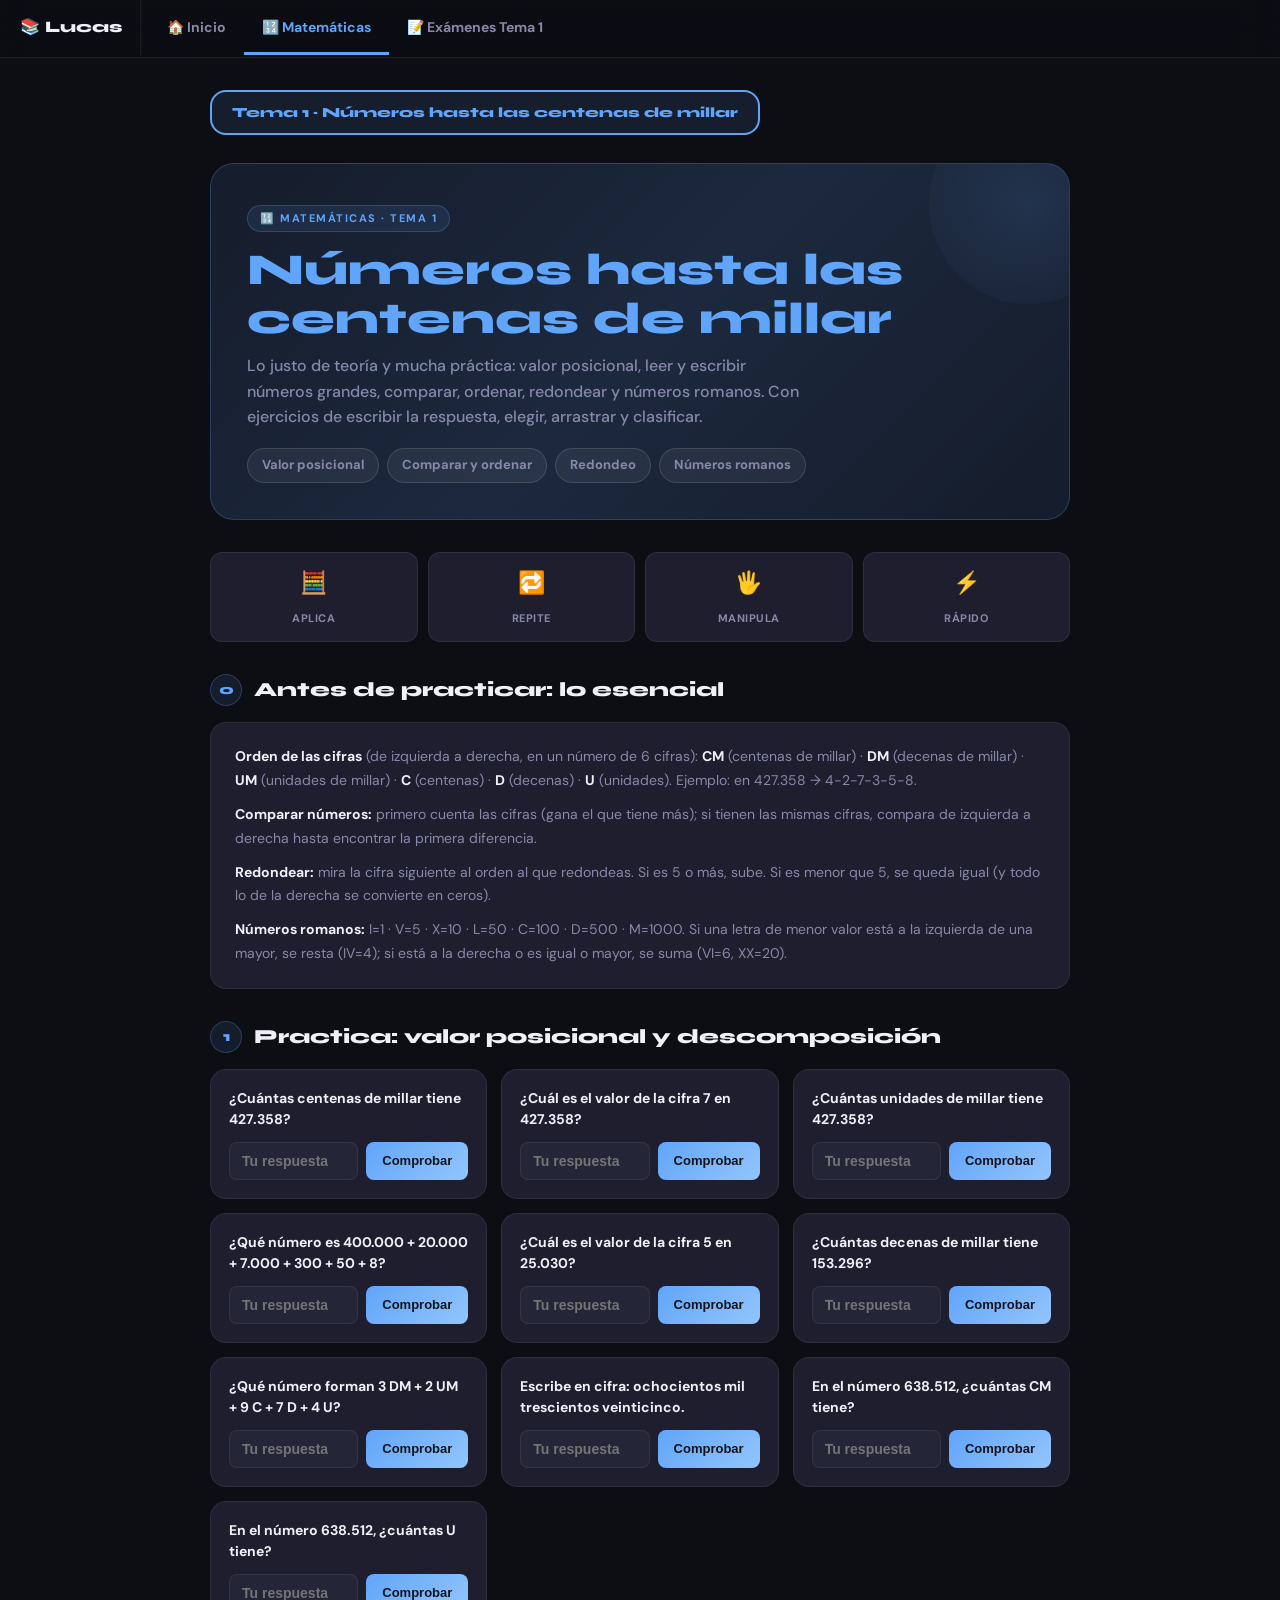
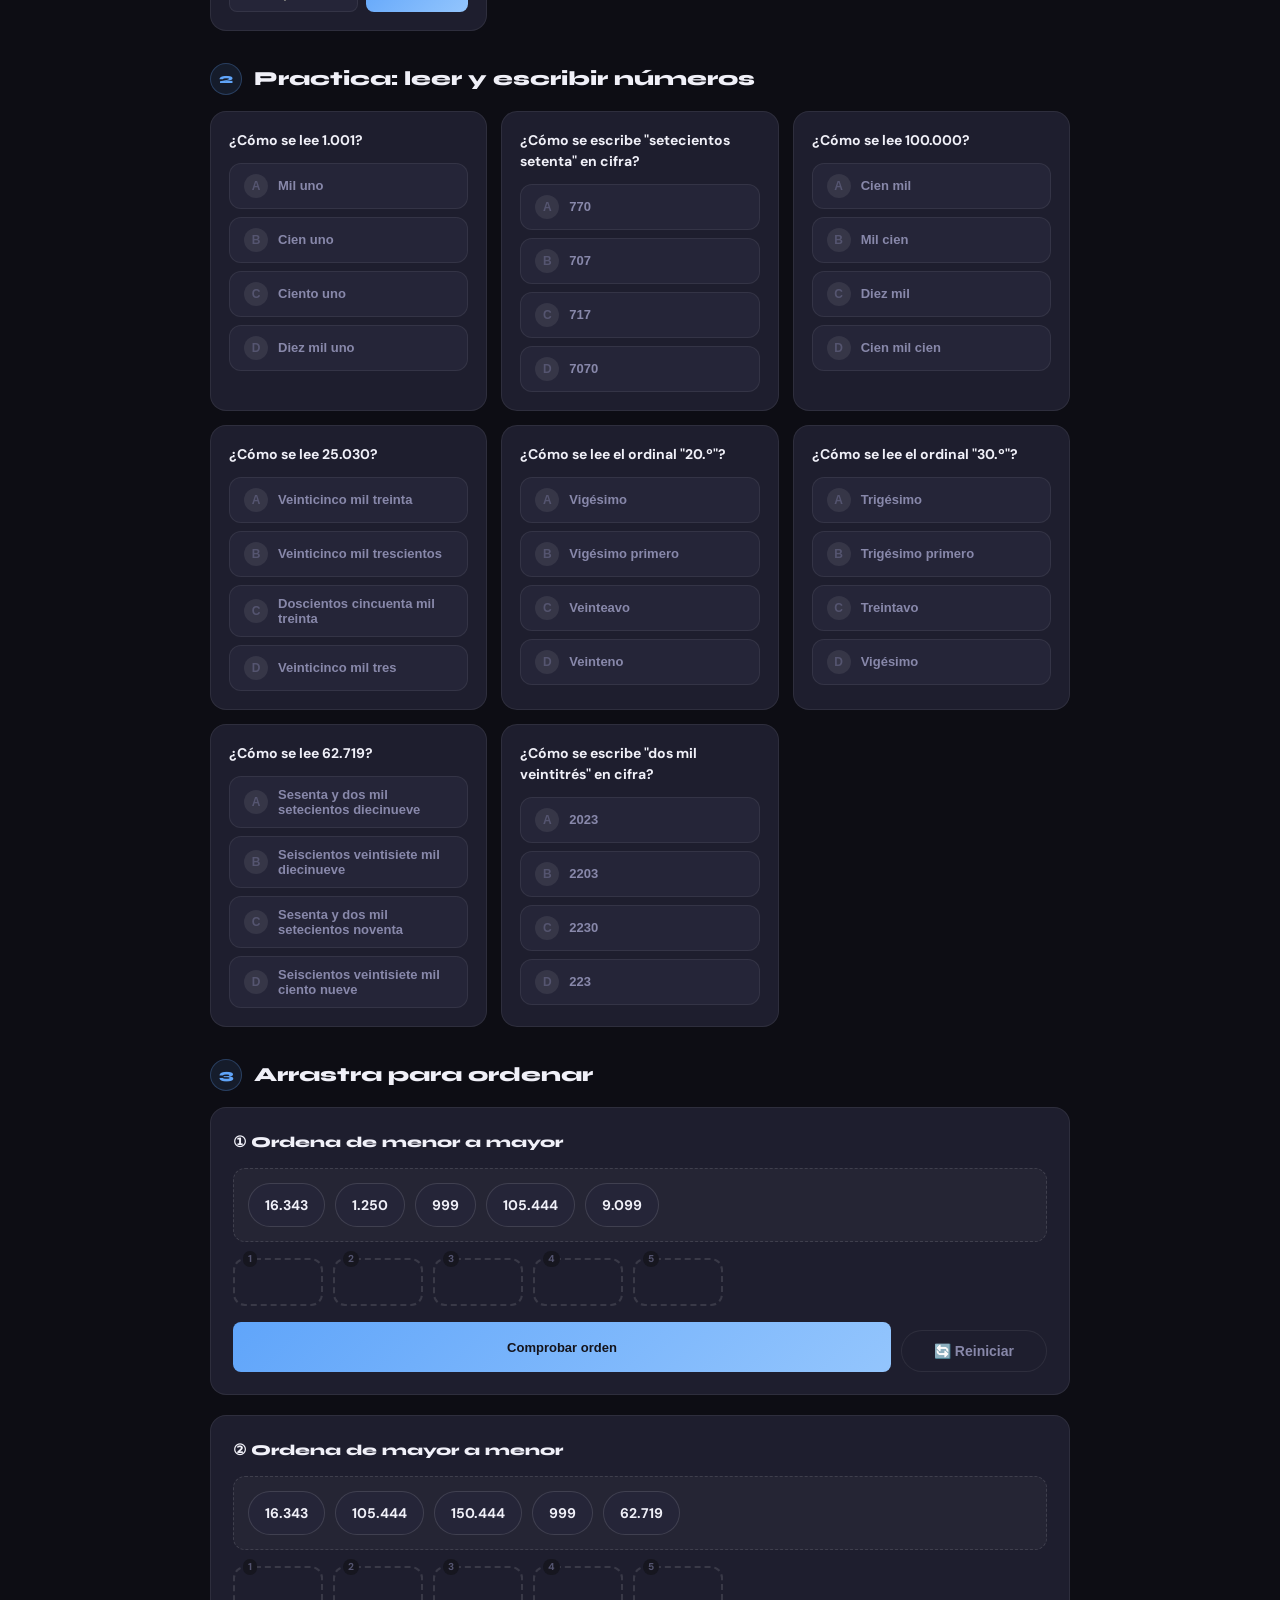
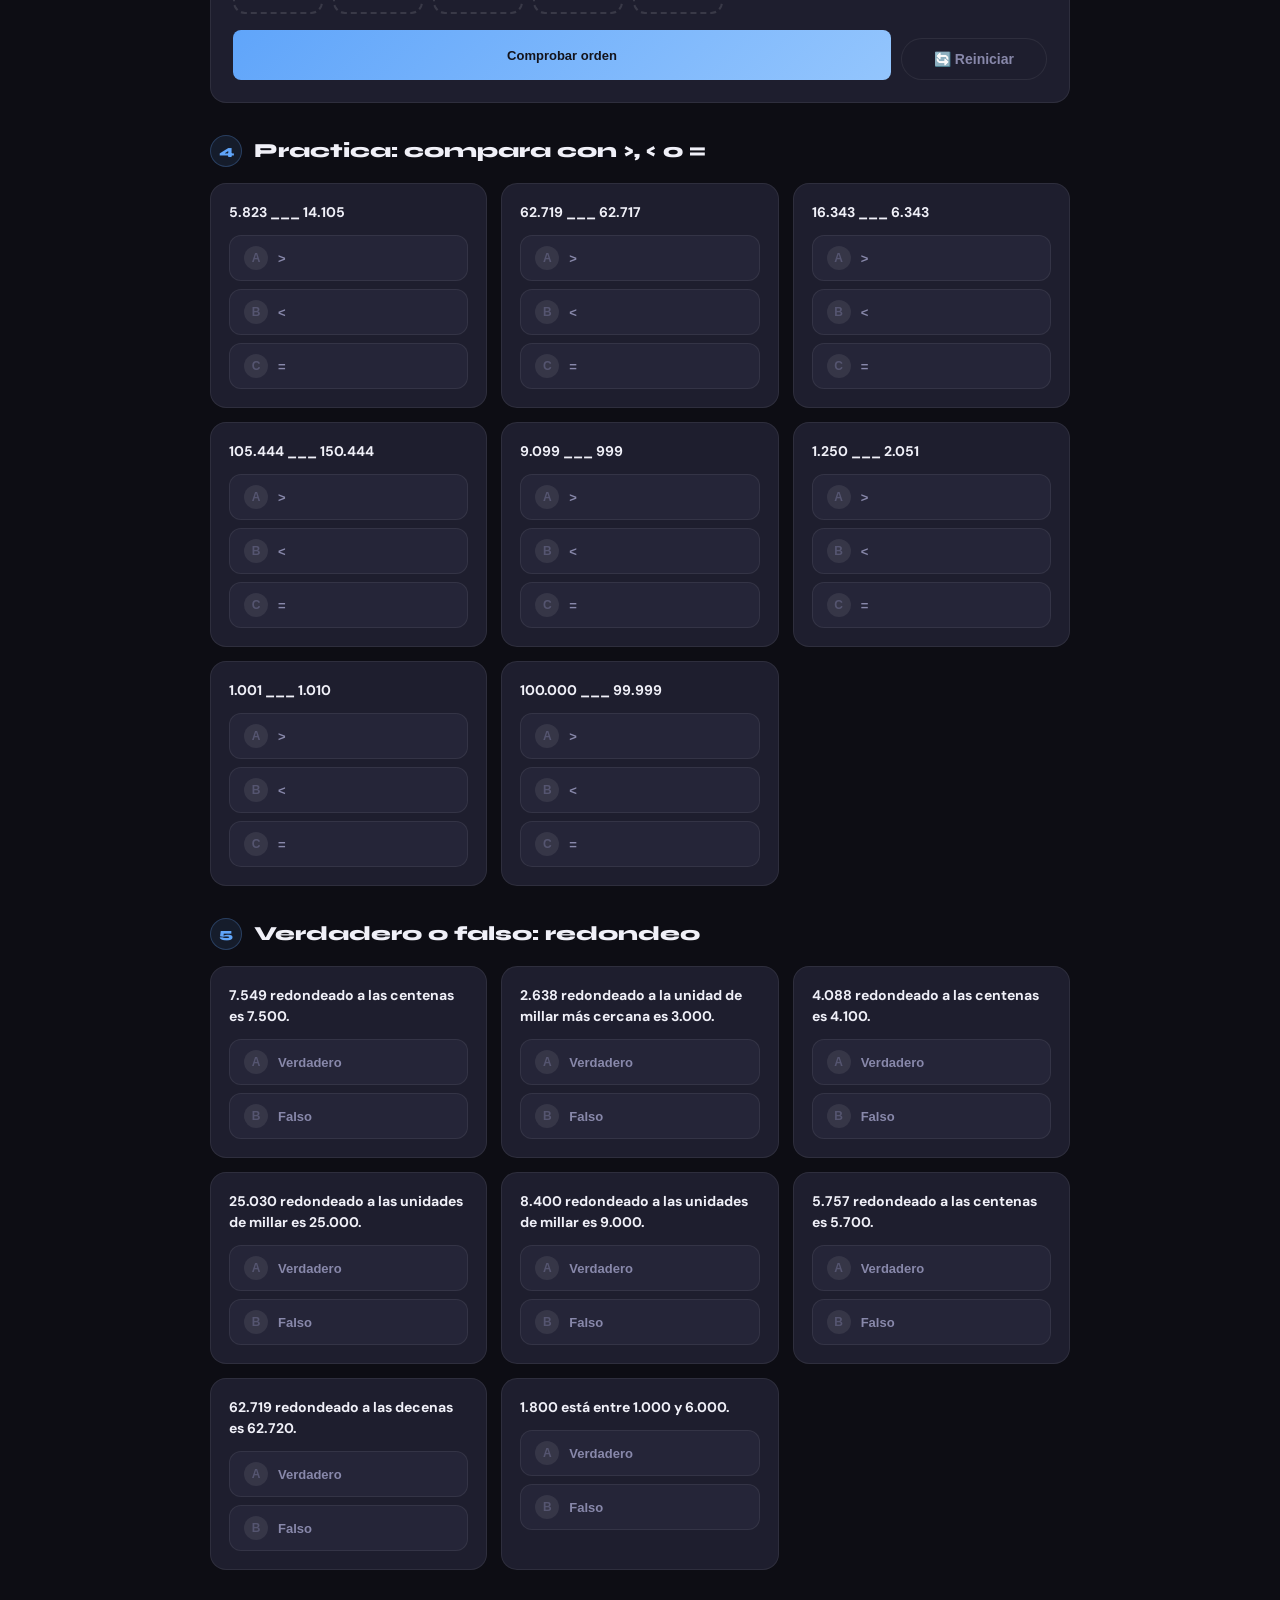
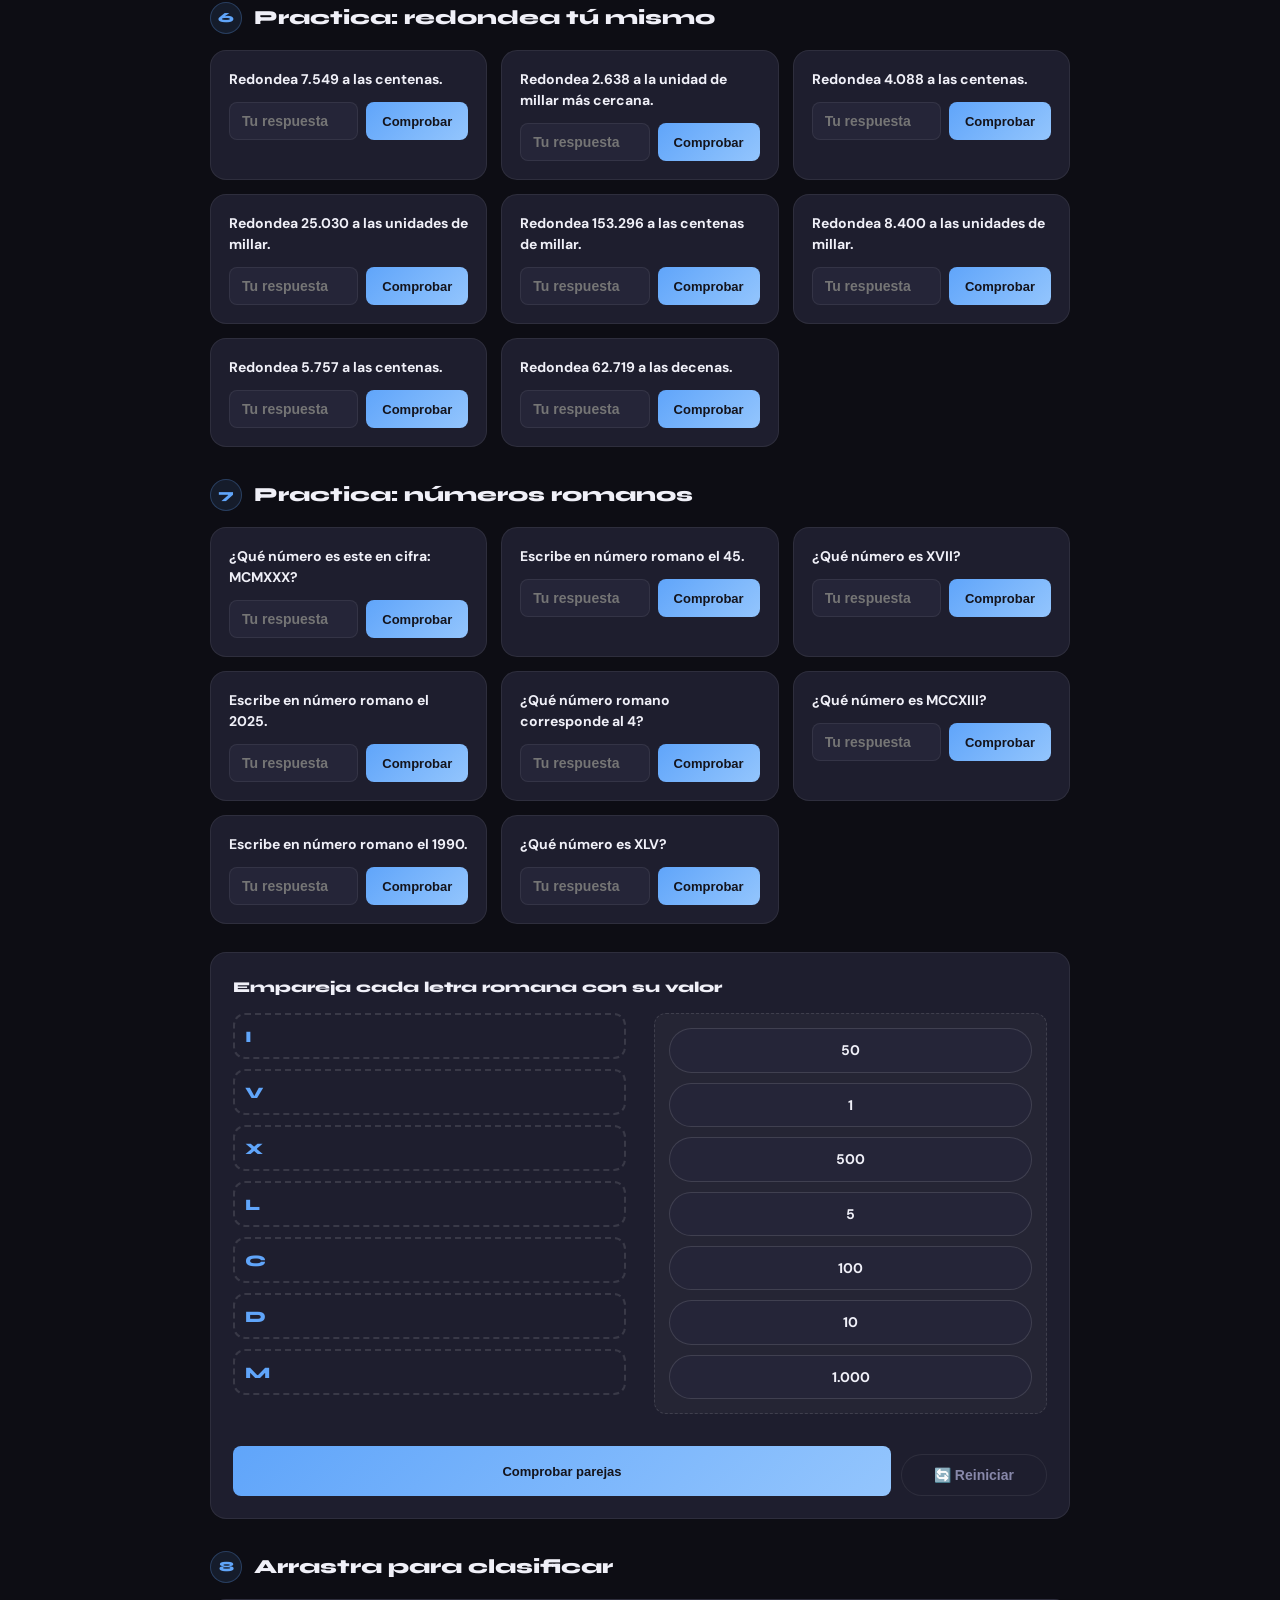
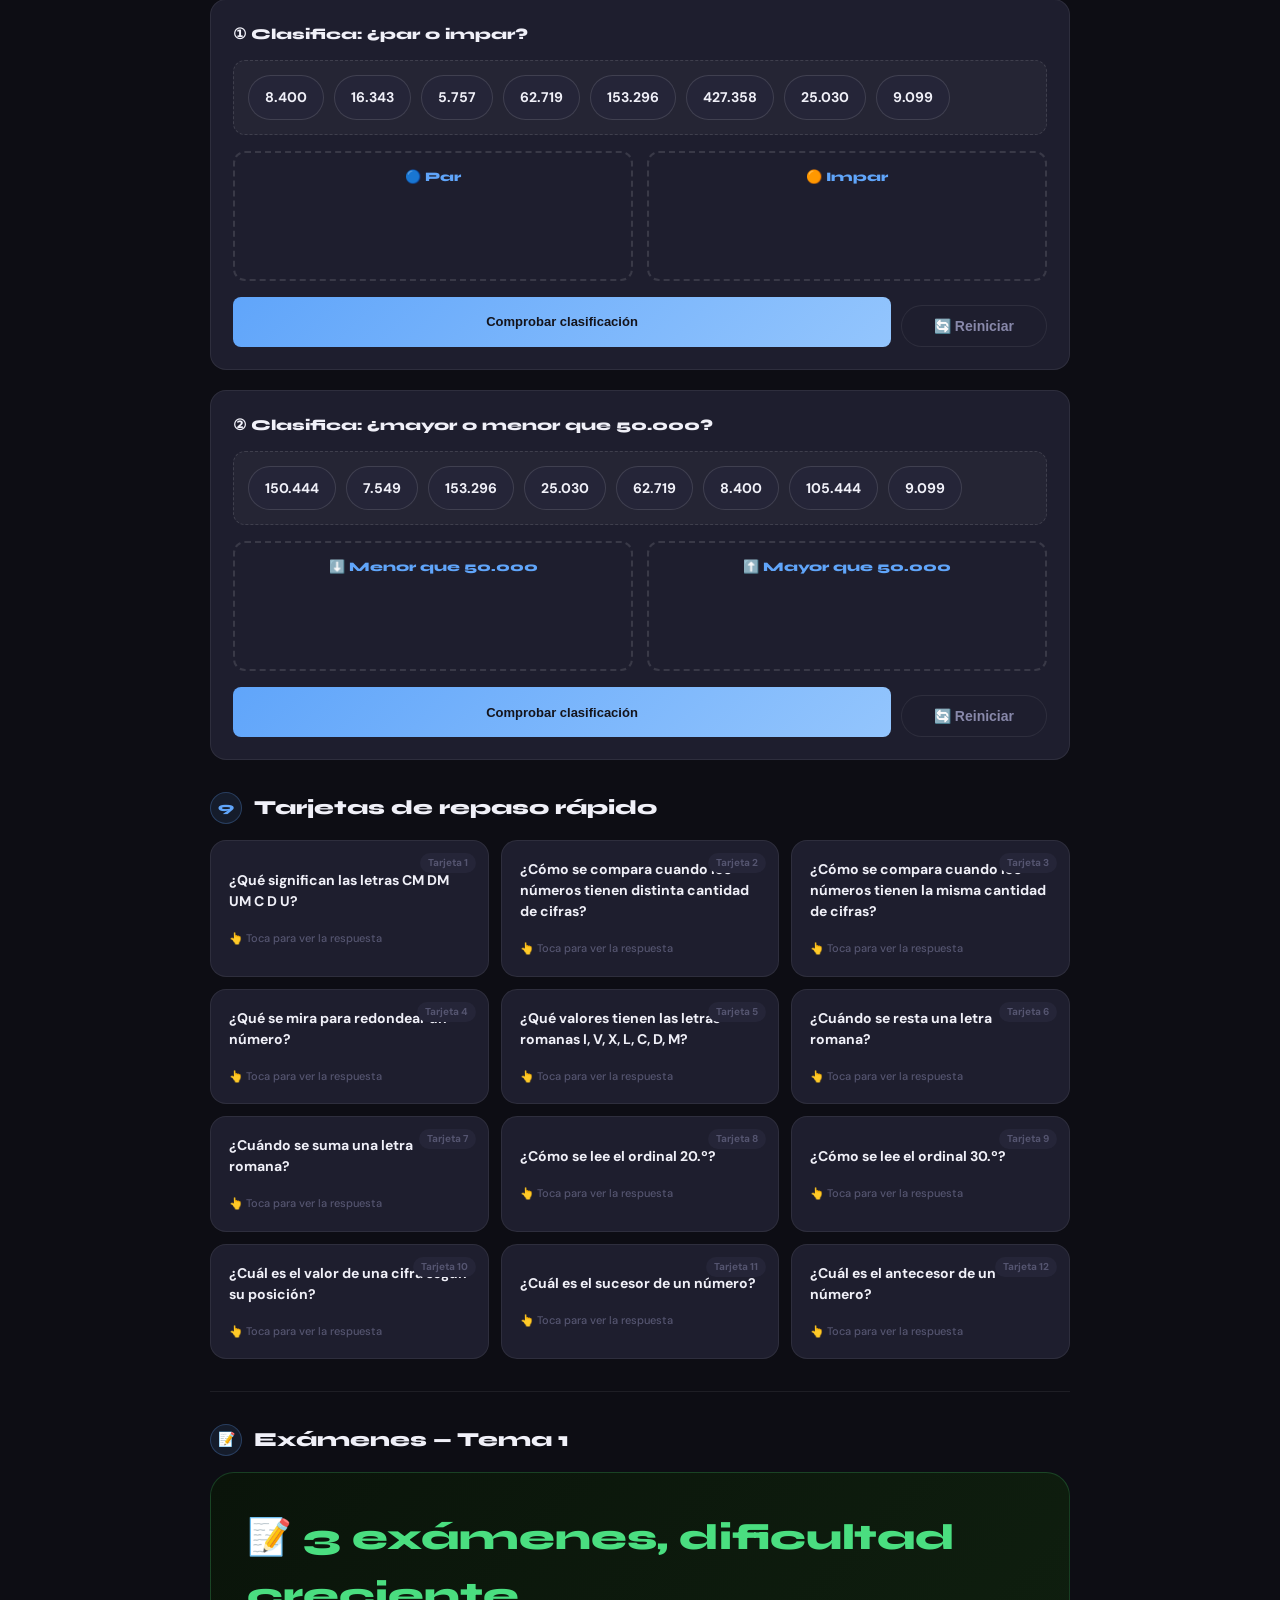
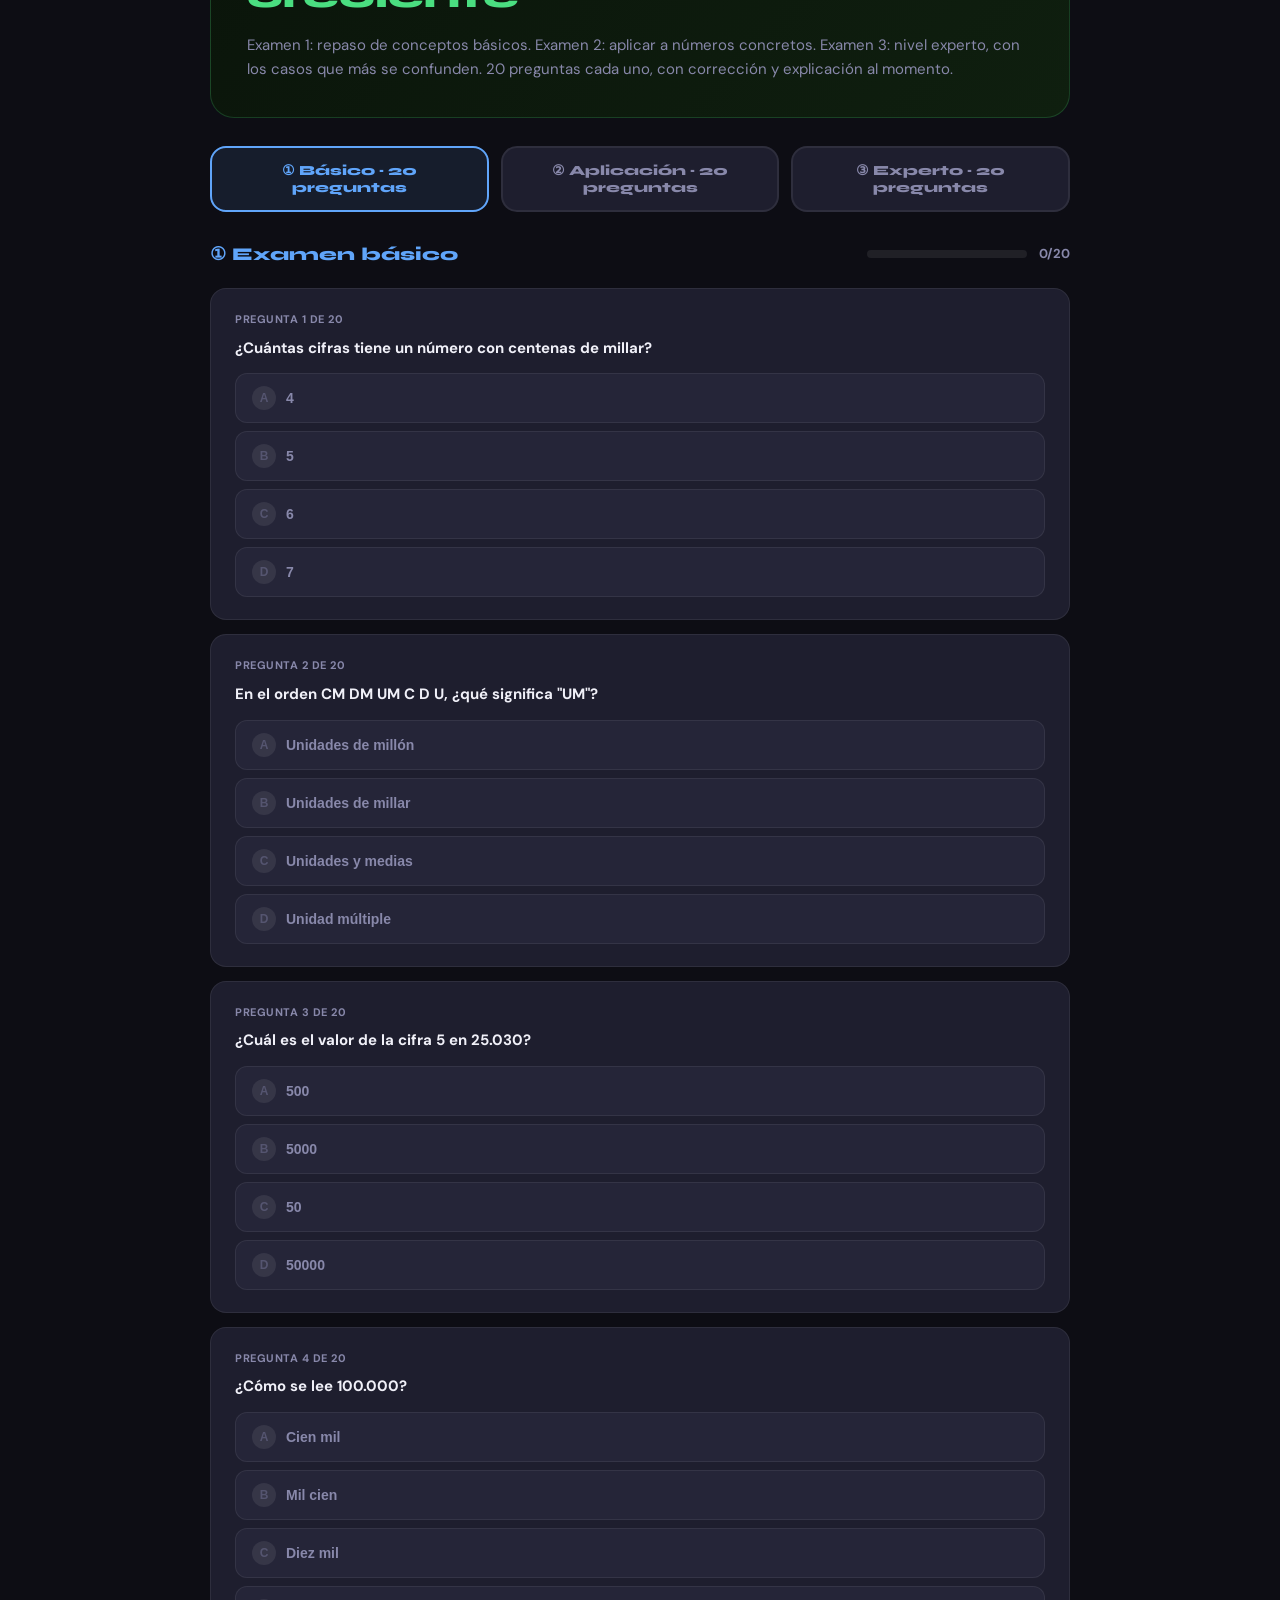
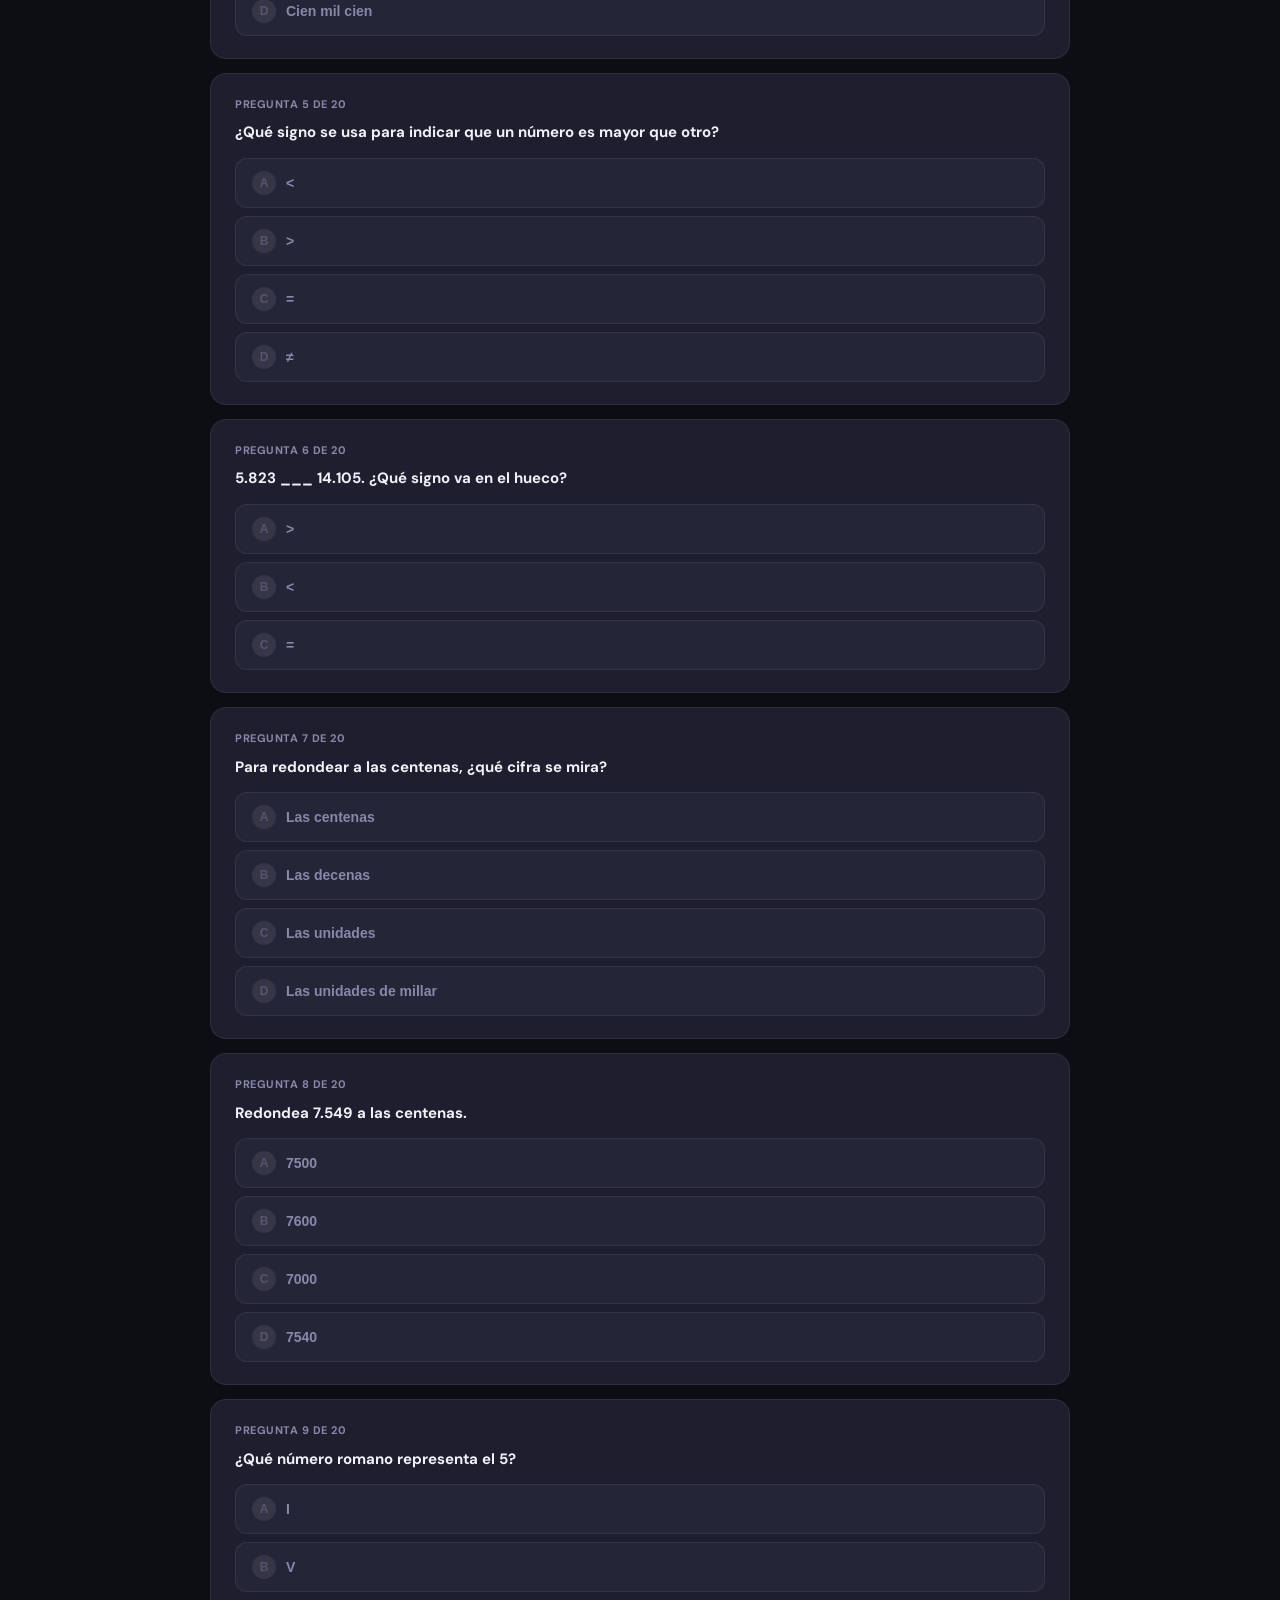
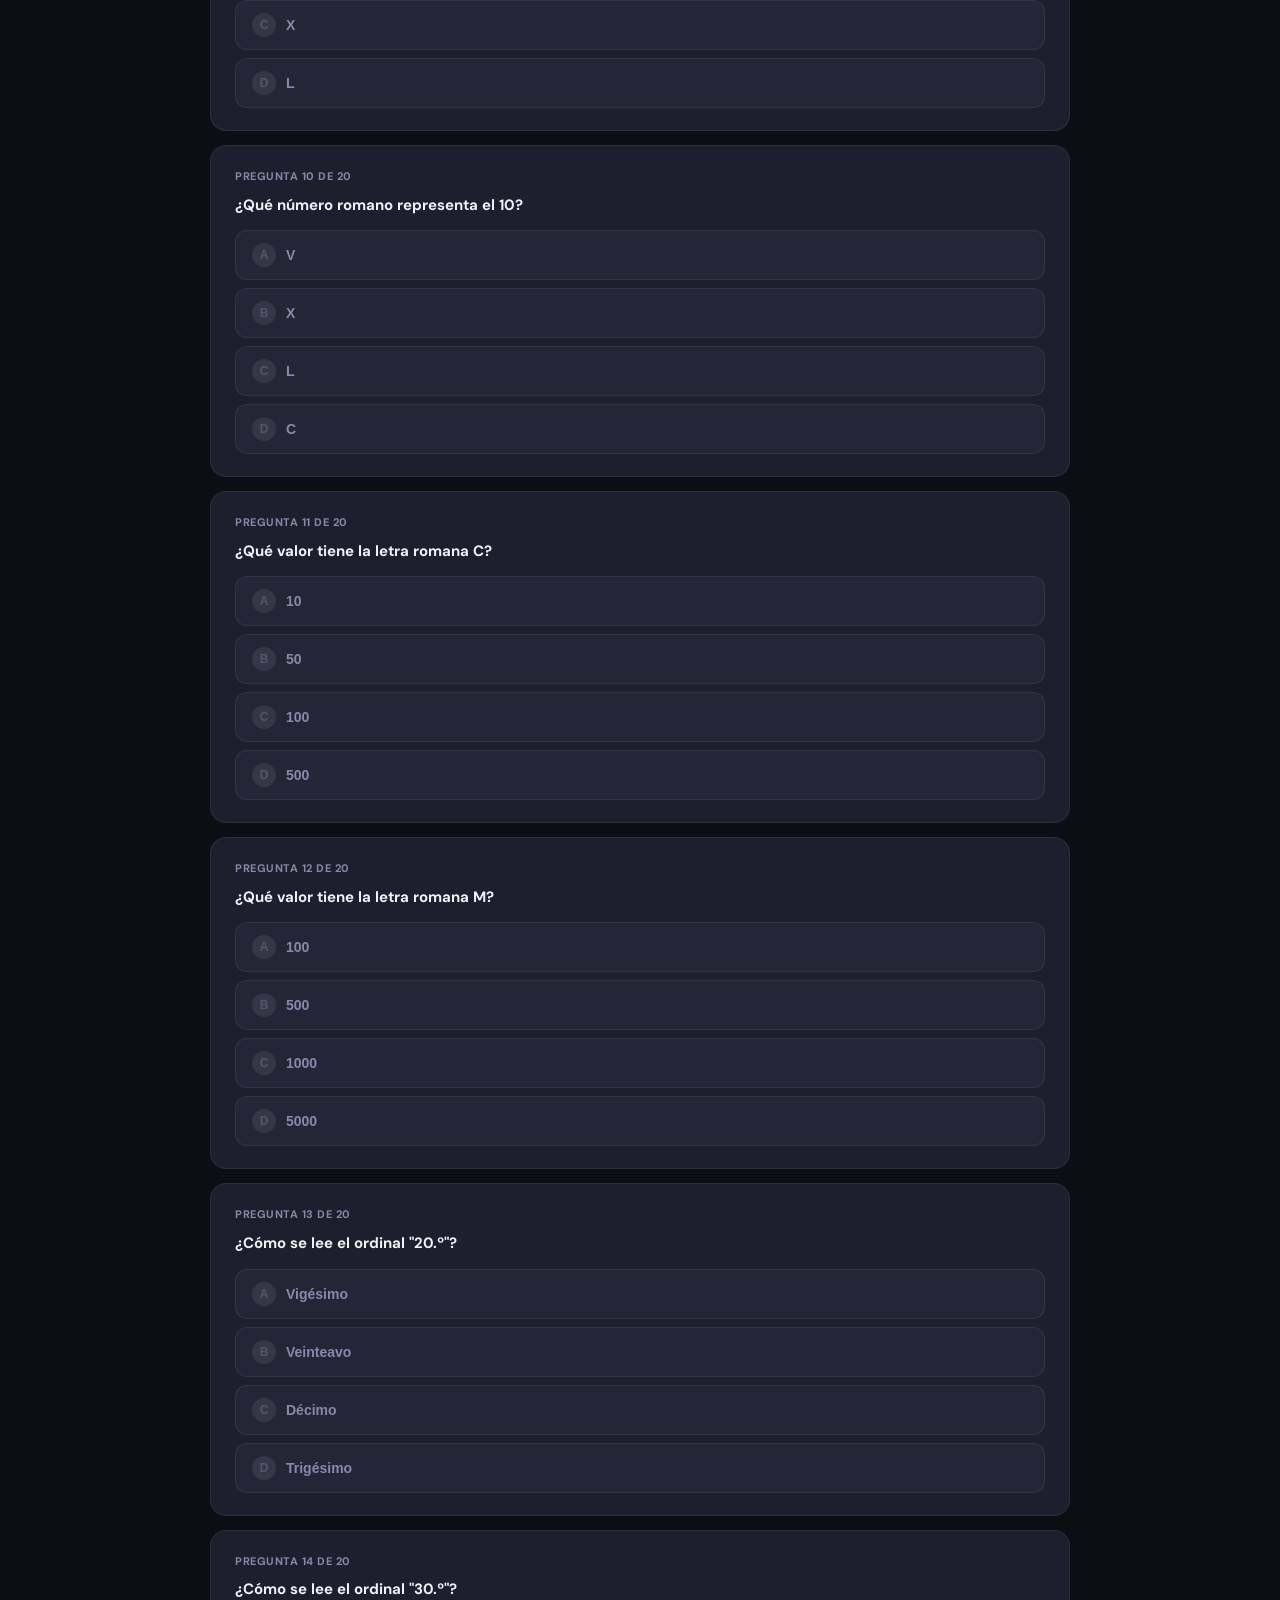
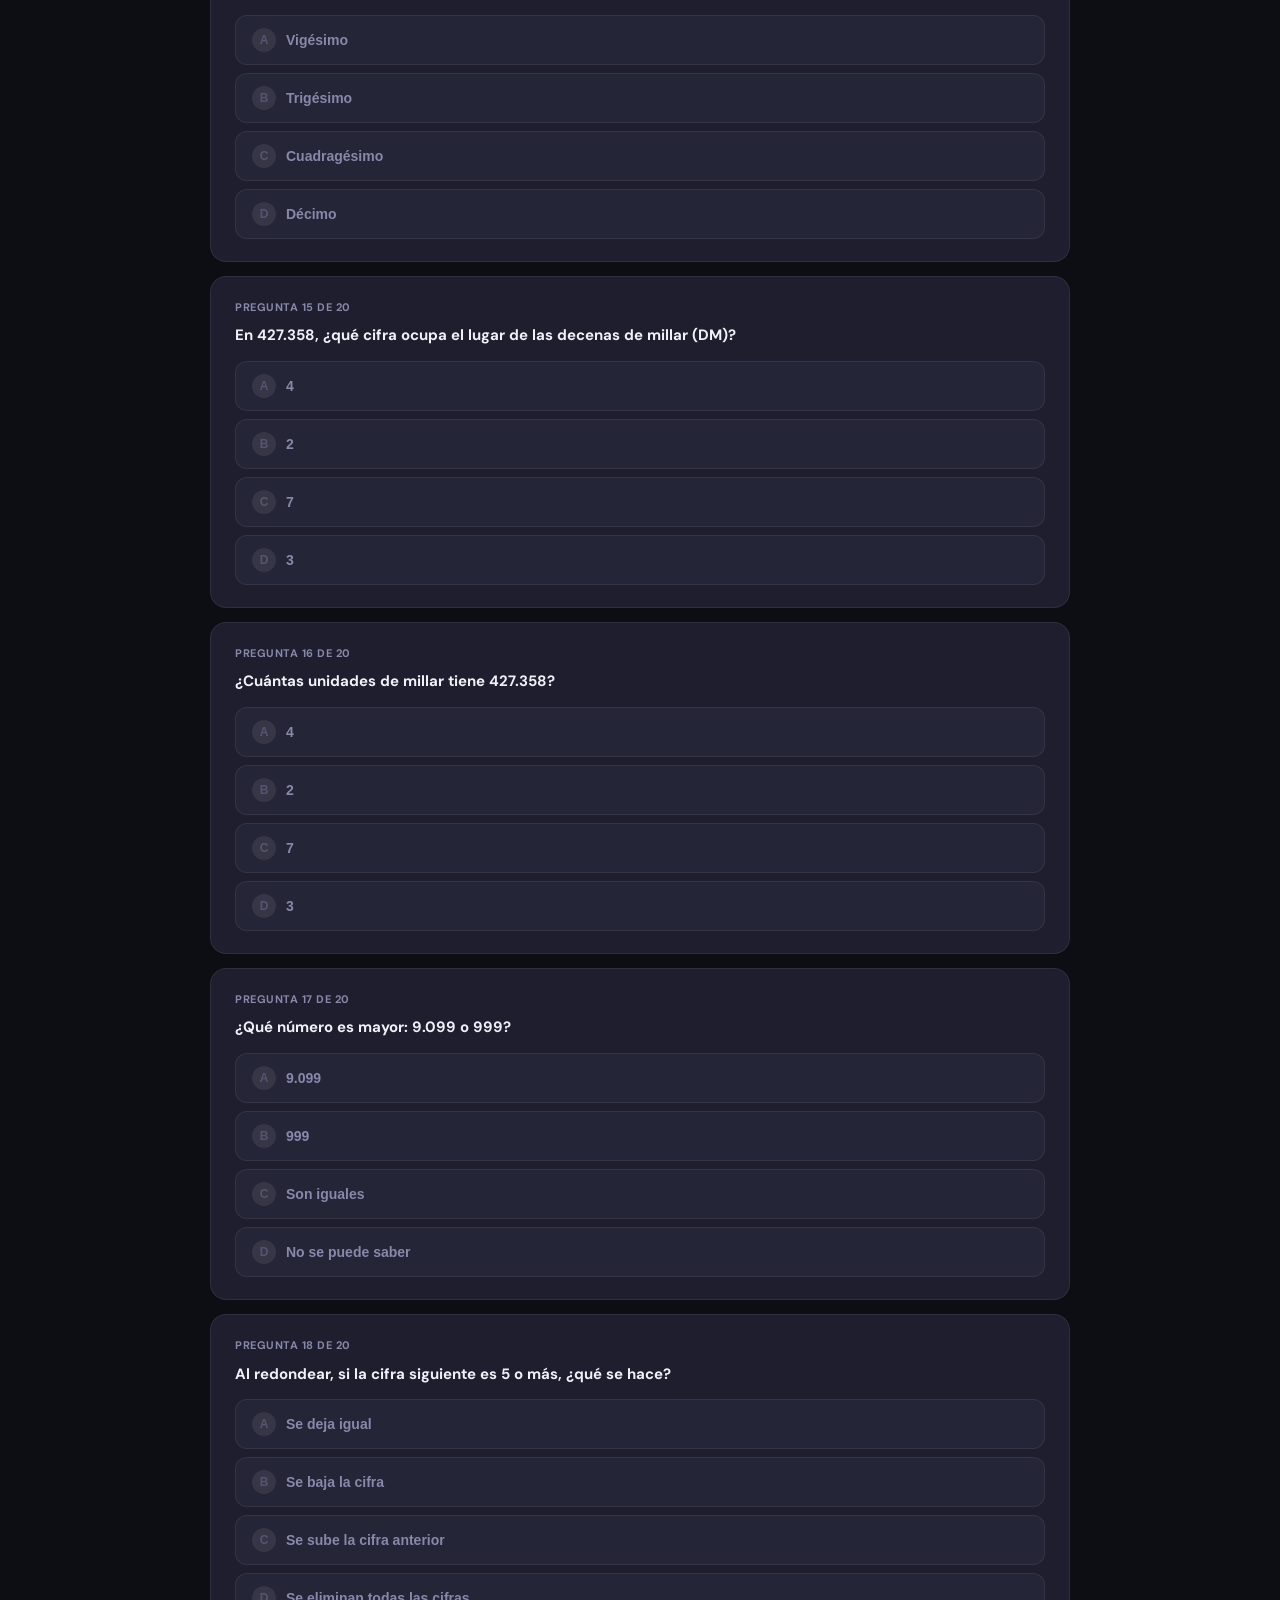
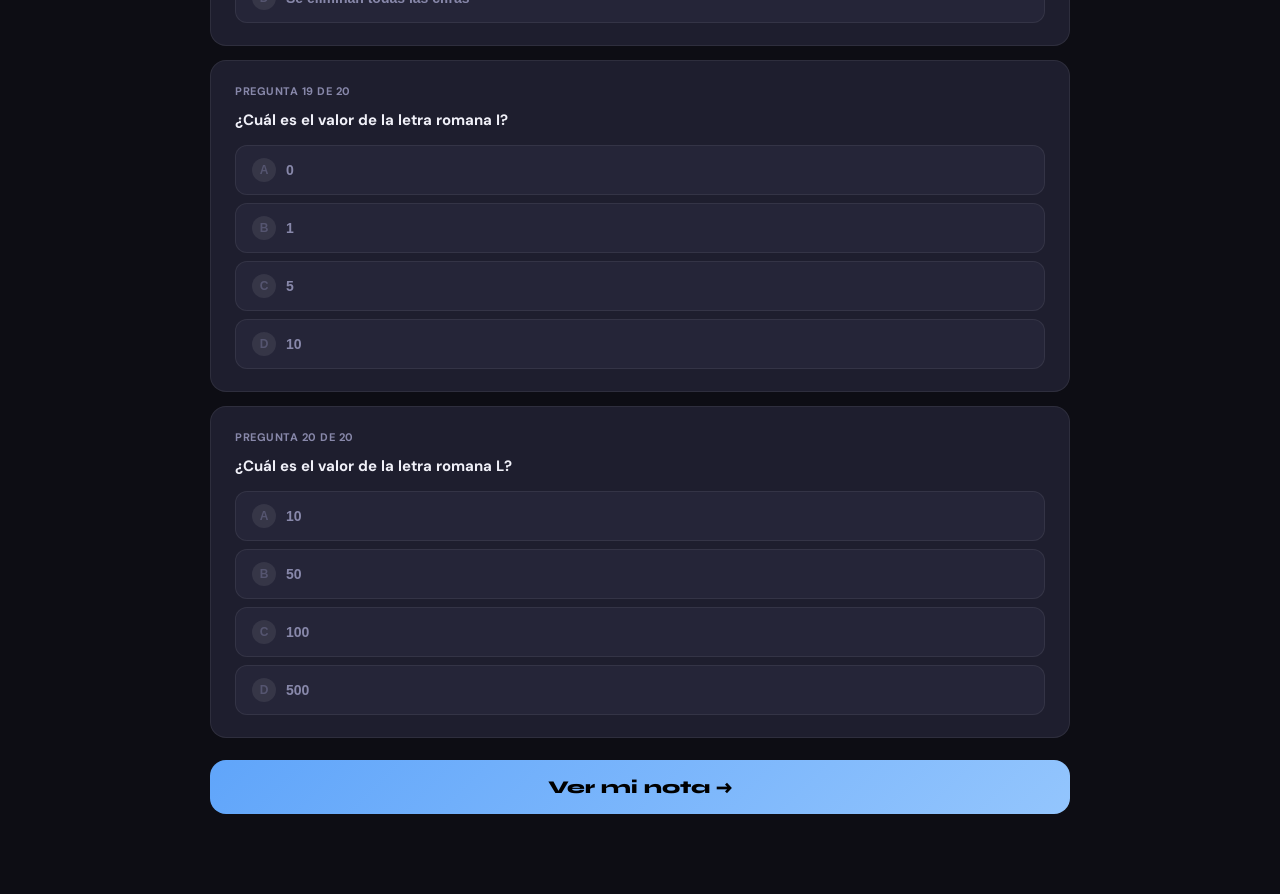
<file: matematicas.html>
<!DOCTYPE html>
<html lang="es">
<head>
<meta charset="UTF-8">
<meta name="viewport" content="width=device-width, initial-scale=1.0">
<title>Matemáticas — Lucas Estudia</title>
<link href="https://fonts.googleapis.com/css2?family=Syne:wght@700;800;900&family=DM+Sans:wght@400;500;700&display=swap" rel="stylesheet">
<link rel="stylesheet" href="assets/style.css">
<style>
  :root{
    --accent:#60a5fa;--accent2:#93c5fd;--accent-bg:rgba(96,165,250,.1);--accent-border:rgba(96,165,250,.25);
  }
</style>
</head>
<body>

<nav>
  <a href="index.html" class="nav-logo">📚 Lucas</a>
  <a href="index.html">🏠 Inicio</a>
  <a href="#tema-1" class="active">🔢 Matemáticas</a>
  <a href="#examenes-m1">📝 Exámenes Tema 1</a>
</nav>

<div class="wrap">

  <div class="tema-selector">
    <button class="tema-tab active" onclick="selectTema('1',this)">Tema 1 · Números hasta las centenas de millar</button>
  </div>

  <!-- ══════════════════════════════════════
       TEMA 1
  ══════════════════════════════════════ -->
  <div id="tema-1" class="tema-panel active">

    <div class="hero">
      <div class="hero-tag">🔢 Matemáticas · Tema 1</div>
      <h1>Números hasta las<br>centenas de millar</h1>
      <p>Lo justo de teoría y mucha práctica: valor posicional, leer y escribir números grandes, comparar, ordenar, redondear y números romanos. Con ejercicios de escribir la respuesta, elegir, arrastrar y clasificar.</p>
      <div class="hero-chips">
        <span class="hero-chip">Valor posicional</span>
        <span class="hero-chip">Comparar y ordenar</span>
        <span class="hero-chip">Redondeo</span>
        <span class="hero-chip">Números romanos</span>
      </div>
    </div>

    <div class="methods-bar">
      <div class="method-chip"><span class="mi">🧮</span><span class="ml">Aplica</span></div>
      <div class="method-chip"><span class="mi">🔁</span><span class="ml">Repite</span></div>
      <div class="method-chip"><span class="mi">🖐️</span><span class="ml">Manipula</span></div>
      <div class="method-chip"><span class="mi">⚡</span><span class="ml">Rápido</span></div>
    </div>

    <!-- REFERENCIA RÁPIDA (mínima, antes de practicar) -->
    <div class="sec-header">
      <div class="sec-num">0</div>
      <h2>Antes de practicar: lo esencial</h2>
    </div>

    <div class="detail-section">
      <p><strong>Orden de las cifras</strong> (de izquierda a derecha, en un número de 6 cifras): <strong>CM</strong> (centenas de millar) · <strong>DM</strong> (decenas de millar) · <strong>UM</strong> (unidades de millar) · <strong>C</strong> (centenas) · <strong>D</strong> (decenas) · <strong>U</strong> (unidades). Ejemplo: en 427.358 → 4-2-7-3-5-8.</p>
      <p><strong>Comparar números:</strong> primero cuenta las cifras (gana el que tiene más); si tienen las mismas cifras, compara de izquierda a derecha hasta encontrar la primera diferencia.</p>
      <p><strong>Redondear:</strong> mira la cifra siguiente al orden al que redondeas. Si es 5 o más, sube. Si es menor que 5, se queda igual (y todo lo de la derecha se convierte en ceros).</p>
      <p><strong>Números romanos:</strong> I=1 · V=5 · X=10 · L=50 · C=100 · D=500 · M=1000. Si una letra de menor valor está a la izquierda de una mayor, se resta (IV=4); si está a la derecha o es igual o mayor, se suma (VI=6, XX=20).</p>
    </div>

    <!-- 1. VALOR POSICIONAL -->
    <div class="sec-header">
      <div class="sec-num">1</div>
      <h2>Practica: valor posicional y descomposición</h2>
    </div>

    <div class="prac-grid" id="prac-valor"></div>

    <!-- 2. LEER Y ESCRIBIR -->
    <div class="sec-header">
      <div class="sec-num">2</div>
      <h2>Practica: leer y escribir números</h2>
    </div>

    <div class="prac-grid" id="prac-leer"></div>

    <!-- 3. ORDENAR ARRASTRANDO -->
    <div class="sec-header">
      <div class="sec-num">3</div>
      <h2>Arrastra para ordenar</h2>
    </div>

    <div class="drag-exercise">
      <div class="drag-exercise-title">① Ordena de menor a mayor</div>
      <div id="drag-order1"></div>
    </div>

    <div class="drag-exercise">
      <div class="drag-exercise-title">② Ordena de mayor a menor</div>
      <div id="drag-order2"></div>
    </div>

    <!-- 4. COMPARAR -->
    <div class="sec-header">
      <div class="sec-num">4</div>
      <h2>Practica: compara con &gt;, &lt; o =</h2>
    </div>

    <div class="prac-grid" id="prac-compara"></div>

    <div class="sec-header">
      <div class="sec-num">5</div>
      <h2>Verdadero o falso: redondeo</h2>
    </div>

    <div class="prac-grid" id="prac-vf"></div>

    <!-- 6. REDONDEO -->
    <div class="sec-header">
      <div class="sec-num">6</div>
      <h2>Practica: redondea tú mismo</h2>
    </div>

    <div class="prac-grid" id="prac-redondeo"></div>

    <!-- 7. NÚMEROS ROMANOS -->
    <div class="sec-header">
      <div class="sec-num">7</div>
      <h2>Practica: números romanos</h2>
    </div>

    <div class="prac-grid" id="prac-romanos"></div>

    <div class="drag-exercise">
      <div class="drag-exercise-title">Empareja cada letra romana con su valor</div>
      <div id="drag-match-rom"></div>
    </div>

    <!-- 8. CLASIFICAR -->
    <div class="sec-header">
      <div class="sec-num">8</div>
      <h2>Arrastra para clasificar</h2>
    </div>

    <div class="drag-exercise">
      <div class="drag-exercise-title">① Clasifica: ¿par o impar?</div>
      <div id="drag-classify1"></div>
    </div>

    <div class="drag-exercise">
      <div class="drag-exercise-title">② Clasifica: ¿mayor o menor que 50.000?</div>
      <div id="drag-classify2"></div>
    </div>

    <!-- FLASHCARDS -->
    <div class="sec-header">
      <div class="sec-num">9</div>
      <h2>Tarjetas de repaso rápido</h2>
    </div>

    <div class="flashcard-grid" id="m1-flashcards"></div>

    <div class="divider"></div>

    <!-- EXÁMENES TEMA 1 -->
    <div id="examenes-m1" class="sec-header">
      <div class="sec-num">📝</div>
      <h2>Exámenes — Tema 1</h2>
    </div>

    <div class="exam-hero">
      <h1>📝 3 exámenes, dificultad creciente</h1>
      <p>Examen 1: repaso de conceptos básicos. Examen 2: aplicar a números concretos. Examen 3: nivel experto, con los casos que más se confunden. 20 preguntas cada uno, con corrección y explicación al momento.</p>
    </div>

    <div class="exam-selector">
      <button class="exam-tab active" data-group="m1" onclick="selectExamTab('m1','m1-ex1',this)">① Básico · 20 preguntas</button>
      <button class="exam-tab" data-group="m1" onclick="selectExamTab('m1','m1-ex2',this)">② Aplicación · 20 preguntas</button>
      <button class="exam-tab" data-group="m1" onclick="selectExamTab('m1','m1-ex3',this)">③ Experto · 20 preguntas</button>
    </div>

    <!-- EXAMEN 1 -->
    <div id="exam-m1-ex1" class="exam-panel active" data-group="m1">
      <div class="exam-header-bar">
        <div class="exam-title">① Examen básico</div>
        <div class="exam-progress-wrap">
          <div class="exam-prog-bar"><div class="exam-prog-fill" id="prog-m1-ex1" style="width:0%"></div></div>
          <div class="exam-prog-label" id="prog-m1-ex1-lbl">0/20</div>
        </div>
      </div>
      <div id="q-m1-ex1"></div>
      <button class="exam-submit-btn" onclick="submitExam('m1-ex1')">Ver mi nota →</button>
      <div class="score-panel" id="score-m1-ex1">
        <div class="score-big" id="score-m1-ex1-num">0</div>
        <div class="score-label">de <span id="score-m1-ex1-total">20</span> preguntas correctas</div>
        <div class="score-bar-wrap"><div class="score-bar-fill" id="score-m1-ex1-bar" style="width:0%"></div></div>
        <div class="score-msg" id="score-m1-ex1-msg"></div>
        <button class="reset-btn" onclick="resetExam('m1-ex1')">🔄 Repetir examen</button>
      </div>
    </div>

    <!-- EXAMEN 2 -->
    <div id="exam-m1-ex2" class="exam-panel" data-group="m1">
      <div class="exam-header-bar">
        <div class="exam-title">② Examen de aplicación</div>
        <div class="exam-progress-wrap">
          <div class="exam-prog-bar"><div class="exam-prog-fill" id="prog-m1-ex2" style="width:0%"></div></div>
          <div class="exam-prog-label" id="prog-m1-ex2-lbl">0/20</div>
        </div>
      </div>
      <div id="q-m1-ex2"></div>
      <button class="exam-submit-btn" onclick="submitExam('m1-ex2')">Ver mi nota →</button>
      <div class="score-panel" id="score-m1-ex2">
        <div class="score-big" id="score-m1-ex2-num">0</div>
        <div class="score-label">de <span id="score-m1-ex2-total">20</span> preguntas correctas</div>
        <div class="score-bar-wrap"><div class="score-bar-fill" id="score-m1-ex2-bar" style="width:0%"></div></div>
        <div class="score-msg" id="score-m1-ex2-msg"></div>
        <button class="reset-btn" onclick="resetExam('m1-ex2')">🔄 Repetir examen</button>
      </div>
    </div>

    <!-- EXAMEN 3 -->
    <div id="exam-m1-ex3" class="exam-panel" data-group="m1">
      <div class="exam-header-bar">
        <div class="exam-title">③ Examen experto</div>
        <div class="exam-progress-wrap">
          <div class="exam-prog-bar"><div class="exam-prog-fill" id="prog-m1-ex3" style="width:0%"></div></div>
          <div class="exam-prog-label" id="prog-m1-ex3-lbl">0/20</div>
        </div>
      </div>
      <div id="q-m1-ex3"></div>
      <button class="exam-submit-btn" onclick="submitExam('m1-ex3')">Ver mi nota →</button>
      <div class="score-panel" id="score-m1-ex3">
        <div class="score-big" id="score-m1-ex3-num">0</div>
        <div class="score-label">de <span id="score-m1-ex3-total">20</span> preguntas correctas</div>
        <div class="score-bar-wrap"><div class="score-bar-fill" id="score-m1-ex3-bar" style="width:0%"></div></div>
        <div class="score-msg" id="score-m1-ex3-msg"></div>
        <button class="reset-btn" onclick="resetExam('m1-ex3')">🔄 Repetir examen</button>
      </div>
    </div>

  </div><!-- /tema-1 -->

</div><!-- /wrap -->

<script src="assets/app.js"></script>
<script>
// ════════════════════════════════════════════════════════
//  MATEMÁTICAS — Tema 1: datos
// ════════════════════════════════════════════════════════

// ── 1. VALOR POSICIONAL (input) ──
const M_VALOR = [
  {q:'¿Cuántas centenas de millar tiene 427.358?', a:'4', fb:'4-2-7-3-5-8: la primera cifra por la izquierda es la CM.'},
  {q:'¿Cuál es el valor de la cifra 7 en 427.358?', a:'7000', fb:'El 7 está en el lugar de las unidades de millar: 7 × 1000 = 7000.'},
  {q:'¿Cuántas unidades de millar tiene 427.358?', a:'7', fb:'4-2-7-3-5-8: la tercera cifra por la izquierda es la UM.'},
  {q:'¿Qué número es 400.000 + 20.000 + 7.000 + 300 + 50 + 8?', a:'427358', fb:'Sumando cada orden obtienes 427.358.'},
  {q:'¿Cuál es el valor de la cifra 5 en 25.030?', a:'5000', fb:'El 5 está en el lugar de las unidades de millar: vale 5000.'},
  {q:'¿Cuántas decenas de millar tiene 153.296?', a:'5', fb:'1-5-3-2-9-6: la segunda cifra es la DM.'},
  {q:'¿Qué número forman 3 DM + 2 UM + 9 C + 7 D + 4 U?', a:'32974', fb:'30.000 + 2.000 + 900 + 70 + 4 = 32.974.'},
  {q:'Escribe en cifra: ochocientos mil trescientos veinticinco.', a:'800325', fb:'800.000 + 300 + 25 = 800.325.'},
  {q:'En el número 638.512, ¿cuántas CM tiene?', a:'6', fb:'La primera cifra por la izquierda es la CM: 6.'},
  {q:'En el número 638.512, ¿cuántas U tiene?', a:'2', fb:'La última cifra, las unidades, es 2.'},
];

// ── 2. LEER Y ESCRIBIR (choice) ──
const M_LEER = [
  {q:'¿Cómo se lee 1.001?', opts:['Mil uno','Cien uno','Ciento uno','Diez mil uno'], c:0, fb:'1.001 se lee "mil uno".'},
  {q:'¿Cómo se escribe "setecientos setenta" en cifra?', opts:['770','707','717','7070'], c:0, fb:'Setecientos = 700, setenta = 70 → 770.'},
  {q:'¿Cómo se lee 100.000?', opts:['Cien mil','Mil cien','Diez mil','Cien mil cien'], c:0, fb:'100.000 se lee "cien mil".'},
  {q:'¿Cómo se lee 25.030?', opts:['Veinticinco mil treinta','Veinticinco mil trescientos','Doscientos cincuenta mil treinta','Veinticinco mil tres'], c:0, fb:'25.030 se lee "veinticinco mil treinta".'},
  {q:'¿Cómo se lee el ordinal "20.º"?', opts:['Vigésimo','Vigésimo primero','Veinteavo','Veinteno'], c:0, fb:'20.º se lee "vigésimo".'},
  {q:'¿Cómo se lee el ordinal "30.º"?', opts:['Trigésimo','Trigésimo primero','Treintavo','Vigésimo'], c:0, fb:'30.º se lee "trigésimo".'},
  {q:'¿Cómo se lee 62.719?', opts:['Sesenta y dos mil setecientos diecinueve','Seiscientos veintisiete mil diecinueve','Sesenta y dos mil setecientos noventa','Seiscientos veintisiete mil ciento nueve'], c:0, fb:'62.719 se lee "sesenta y dos mil setecientos diecinueve".'},
  {q:'¿Cómo se escribe "dos mil veintitrés" en cifra?', opts:['2023','2203','2230','223'], c:0, fb:'Dos mil = 2000, veintitrés = 23 → 2023.'},
];

// ── 3. ORDENAR (drag) ──
const M_ORDER1 = {
  items: [
    {id:'a', label:'999'}, {id:'b', label:'1.250'}, {id:'c', label:'9.099'},
    {id:'d', label:'16.343'}, {id:'e', label:'105.444'},
  ],
  correctOrder: ['a','b','c','d','e'],
};
const M_ORDER2 = {
  items: [
    {id:'a', label:'150.444'}, {id:'b', label:'105.444'}, {id:'c', label:'62.719'},
    {id:'d', label:'16.343'}, {id:'e', label:'999'},
  ],
  correctOrder: ['a','b','c','d','e'],
};

// ── 4. COMPARAR (choice >,<,=) ──
const M_COMPARA = [
  {q:'5.823 ___ 14.105', opts:['>','<','='], c:1, fb:'5.823 tiene 4 cifras y 14.105 tiene 5: a menos cifras, menor es el número.'},
  {q:'62.719 ___ 62.717', opts:['>','<','='], c:0, fb:'Mismas cifras hasta las decenas; en las unidades, 9 > 7.'},
  {q:'16.343 ___ 6.343', opts:['>','<','='], c:0, fb:'16.343 tiene 5 cifras y 6.343 tiene 4: es mayor.'},
  {q:'105.444 ___ 150.444', opts:['>','<','='], c:1, fb:'Mismas cifras (6), pero en el segundo orden 0 < 5.'},
  {q:'9.099 ___ 999', opts:['>','<','='], c:0, fb:'9.099 tiene 4 cifras y 999 tiene 3: es mayor.'},
  {q:'1.250 ___ 2.051', opts:['>','<','='], c:1, fb:'Mismas cifras (4); en el primer orden, 1 < 2.'},
  {q:'1.001 ___ 1.010', opts:['>','<','='], c:1, fb:'Aunque usan las mismas cifras, el orden importa: 1.001 < 1.010.'},
  {q:'100.000 ___ 99.999', opts:['>','<','='], c:0, fb:'100.000 tiene 6 cifras y 99.999 tiene 5: es mayor.'},
];

// ── 5. VERDADERO/FALSO REDONDEO (choice) ──
const M_VF = [
  {q:'7.549 redondeado a las centenas es 7.500.', opts:['Verdadero','Falso'], c:0, fb:'La cifra de las decenas es 4 (menor que 5): se redondea hacia abajo, 7.500.'},
  {q:'2.638 redondeado a la unidad de millar más cercana es 3.000.', opts:['Verdadero','Falso'], c:0, fb:'2.638 está más cerca de 3.000 que de 2.000: sube.'},
  {q:'4.088 redondeado a las centenas es 4.100.', opts:['Verdadero','Falso'], c:0, fb:'Los dos últimos dígitos (88) son ≥ 50: las centenas suben a 4.100.'},
  {q:'25.030 redondeado a las unidades de millar es 25.000.', opts:['Verdadero','Falso'], c:0, fb:'El resto (030) es menor que 500: se queda en 25.000.'},
  {q:'8.400 redondeado a las unidades de millar es 9.000.', opts:['Verdadero','Falso'], c:1, fb:'Falso: el resto (400) es menor que 500, así que redondea hacia abajo a 8.000, no a 9.000.'},
  {q:'5.757 redondeado a las centenas es 5.700.', opts:['Verdadero','Falso'], c:1, fb:'Falso: el resto (57) es mayor o igual que 50, así que sube a 5.800.'},
  {q:'62.719 redondeado a las decenas es 62.720.', opts:['Verdadero','Falso'], c:0, fb:'La cifra de las unidades es 9 (≥ 5): las decenas suben a 62.720.'},
  {q:'1.800 está entre 1.000 y 6.000.', opts:['Verdadero','Falso'], c:0, fb:'1.000 < 1.800 < 6.000.'},
];

// ── 6. REDONDEO (input) ──
const M_REDONDEO = [
  {q:'Redondea 7.549 a las centenas.', a:'7500', fb:'La cifra de las decenas (4) es menor que 5: baja.'},
  {q:'Redondea 2.638 a la unidad de millar más cercana.', a:'3000', fb:'2.638 está más cerca de 3.000.'},
  {q:'Redondea 4.088 a las centenas.', a:'4100', fb:'Los dos últimos dígitos (88) son ≥ 50: sube.'},
  {q:'Redondea 25.030 a las unidades de millar.', a:'25000', fb:'El resto (030) es menor que 500: se queda igual.'},
  {q:'Redondea 153.296 a las centenas de millar.', a:'200000', fb:'153.296 está más cerca de 200.000 que de 100.000.'},
  {q:'Redondea 8.400 a las unidades de millar.', a:'8000', fb:'El resto (400) es menor que 500: baja.'},
  {q:'Redondea 5.757 a las centenas.', a:'5800', fb:'El resto (57) es ≥ 50: sube.'},
  {q:'Redondea 62.719 a las decenas.', a:'62720', fb:'La cifra de las unidades (9) es ≥ 5: sube.'},
];

// ── 7. NÚMEROS ROMANOS (input + drag match) ──
const M_ROMANOS = [
  {q:'¿Qué número es este en cifra: MCMXXX?', a:'1930', fb:'M=1000, CM=900, XXX=30 → 1930.'},
  {q:'Escribe en número romano el 45.', a:'XLV', numeric:false, fb:'45 = 40 + 5 = XL + V = XLV.'},
  {q:'¿Qué número es XVII?', a:'17', fb:'X=10, VII=7 → 17.'},
  {q:'Escribe en número romano el 2025.', a:'MMXXV', numeric:false, fb:'2000 = MM, 25 = XXV → MMXXV.'},
  {q:'¿Qué número romano corresponde al 4?', a:'IV', numeric:false, fb:'4 = 5 − 1 = IV (el I resta por estar a la izquierda de la V).'},
  {q:'¿Qué número es MCCXIII?', a:'1213', fb:'M=1000, CC=200, X=10, III=3 → 1213.'},
  {q:'Escribe en número romano el 1990.', a:'MCMXC', numeric:false, fb:'1990 = 1000 + 900 + 90 = M + CM + XC = MCMXC.'},
  {q:'¿Qué número es XLV?', a:'45', fb:'XL=40, V=5 → 45.'},
];

const M_MATCH_ROMANOS = {
  pairs: [
    {id:'I', left:'I', right:'1'},
    {id:'V', left:'V', right:'5'},
    {id:'X', left:'X', right:'10'},
    {id:'L', left:'L', right:'50'},
    {id:'C', left:'C', right:'100'},
    {id:'D', left:'D', right:'500'},
    {id:'M', left:'M', right:'1.000'},
  ],
};

// ── 8. CLASIFICAR (drag) ──
const M_CLASSIFY1 = {
  items: [
    {id:'n1', label:'427.358', bucket:'par'},
    {id:'n2', label:'153.296', bucket:'par'},
    {id:'n3', label:'62.719', bucket:'impar'},
    {id:'n4', label:'16.343', bucket:'impar'},
    {id:'n5', label:'8.400', bucket:'par'},
    {id:'n6', label:'5.757', bucket:'impar'},
    {id:'n7', label:'25.030', bucket:'par'},
    {id:'n8', label:'9.099', bucket:'impar'},
  ],
  buckets: [
    {id:'par', label:'Par', icon:'🔵'},
    {id:'impar', label:'Impar', icon:'🟠'},
  ],
};
const M_CLASSIFY2 = {
  items: [
    {id:'m1', label:'7.549', bucket:'menor'},
    {id:'m2', label:'153.296', bucket:'mayor'},
    {id:'m3', label:'25.030', bucket:'menor'},
    {id:'m4', label:'62.719', bucket:'mayor'},
    {id:'m5', label:'8.400', bucket:'menor'},
    {id:'m6', label:'105.444', bucket:'mayor'},
    {id:'m7', label:'9.099', bucket:'menor'},
    {id:'m8', label:'150.444', bucket:'mayor'},
  ],
  buckets: [
    {id:'menor', label:'Menor que 50.000', icon:'⬇️'},
    {id:'mayor', label:'Mayor que 50.000', icon:'⬆️'},
  ],
};

// ── FLASHCARDS ──
const M1_FLASHCARDS = [
  {q:'¿Qué significan las letras CM DM UM C D U?', a:'Centenas de millar, decenas de millar, unidades de millar, centenas, decenas, unidades: el orden de las cifras de izquierda a derecha en un número de 6 cifras.'},
  {q:'¿Cómo se compara cuando los números tienen distinta cantidad de cifras?', a:'Es mayor el que tiene más cifras, sin mirar nada más.'},
  {q:'¿Cómo se compara cuando los números tienen la misma cantidad de cifras?', a:'Se comparan cifra a cifra de izquierda a derecha, hasta encontrar la primera diferencia.'},
  {q:'¿Qué se mira para redondear un número?', a:'La cifra siguiente al orden al que se redondea. Si es 5 o más, sube; si es menor que 5, se queda igual.'},
  {q:'¿Qué valores tienen las letras romanas I, V, X, L, C, D, M?', a:'I=1, V=5, X=10, L=50, C=100, D=500, M=1000.'},
  {q:'¿Cuándo se resta una letra romana?', a:'Cuando una letra de menor valor está a la izquierda de una mayor (IV=4, IX=9, XL=40).'},
  {q:'¿Cuándo se suma una letra romana?', a:'Cuando está a la derecha de otra igual o mayor (VI=6, XI=11, LX=60).'},
  {q:'¿Cómo se lee el ordinal 20.º?', a:'Vigésimo.'},
  {q:'¿Cómo se lee el ordinal 30.º?', a:'Trigésimo.'},
  {q:'¿Cuál es el valor de una cifra según su posición?', a:'Depende del lugar que ocupa: la misma cifra 5 puede valer 5, 50, 500, 5.000... según su posición.'},
  {q:'¿Cuál es el sucesor de un número?', a:'El número que va justo después (el siguiente).'},
  {q:'¿Cuál es el antecesor de un número?', a:'El número que va justo antes (el anterior).'},
];

// ── EXAMEN 1 — BÁSICO ──
EXAMS['m1-ex1'] = {questions:[
  {q:'¿Cuántas cifras tiene un número con centenas de millar?',opts:['4','5','6','7'],c:2,fb:'Un número con centenas de millar tiene 6 cifras: CM DM UM C D U.'},
  {q:'En el orden CM DM UM C D U, ¿qué significa "UM"?',opts:['Unidades de millón','Unidades de millar','Unidades y medias','Unidad múltiple'],c:1,fb:'UM son las unidades de millar.'},
  {q:'¿Cuál es el valor de la cifra 5 en 25.030?',opts:['500','5000','50','50000'],c:1,fb:'El 5 está en el lugar de las unidades de millar: vale 5000.'},
  {q:'¿Cómo se lee 100.000?',opts:['Cien mil','Mil cien','Diez mil','Cien mil cien'],c:0,fb:'100.000 se lee "cien mil".'},
  {q:'¿Qué signo se usa para indicar que un número es mayor que otro?',opts:['<','>','=','≠'],c:1,fb:'El signo > indica "mayor que".'},
  {q:'5.823 ___ 14.105. ¿Qué signo va en el hueco?',opts:['>','<','='],c:1,fb:'5.823 tiene menos cifras que 14.105, así que es menor.'},
  {q:'Para redondear a las centenas, ¿qué cifra se mira?',opts:['Las centenas','Las decenas','Las unidades','Las unidades de millar'],c:1,fb:'Se mira la cifra siguiente (las decenas) para decidir si sube o baja.'},
  {q:'Redondea 7.549 a las centenas.',opts:['7500','7600','7000','7540'],c:0,fb:'La cifra de las decenas (4) es menor que 5: baja a 7.500.'},
  {q:'¿Qué número romano representa el 5?',opts:['I','V','X','L'],c:1,fb:'La letra V vale 5.'},
  {q:'¿Qué número romano representa el 10?',opts:['V','X','L','C'],c:1,fb:'La letra X vale 10.'},
  {q:'¿Qué valor tiene la letra romana C?',opts:['10','50','100','500'],c:2,fb:'La letra C vale 100.'},
  {q:'¿Qué valor tiene la letra romana M?',opts:['100','500','1000','5000'],c:2,fb:'La letra M vale 1000.'},
  {q:'¿Cómo se lee el ordinal "20.º"?',opts:['Vigésimo','Veinteavo','Décimo','Trigésimo'],c:0,fb:'20.º se lee "vigésimo".'},
  {q:'¿Cómo se lee el ordinal "30.º"?',opts:['Vigésimo','Trigésimo','Cuadragésimo','Décimo'],c:1,fb:'30.º se lee "trigésimo".'},
  {q:'En 427.358, ¿qué cifra ocupa el lugar de las decenas de millar (DM)?',opts:['4','2','7','3'],c:1,fb:'4-2-7-3-5-8: la segunda cifra es la DM.'},
  {q:'¿Cuántas unidades de millar tiene 427.358?',opts:['4','2','7','3'],c:2,fb:'4-2-7-3-5-8: la tercera cifra es la UM.'},
  {q:'¿Qué número es mayor: 9.099 o 999?',opts:['9.099','999','Son iguales','No se puede saber'],c:0,fb:'9.099 tiene más cifras que 999: es mayor.'},
  {q:'Al redondear, si la cifra siguiente es 5 o más, ¿qué se hace?',opts:['Se deja igual','Se baja la cifra','Se sube la cifra anterior','Se eliminan todas las cifras'],c:2,fb:'Si la cifra siguiente es 5 o más, la cifra anterior sube una unidad.'},
  {q:'¿Cuál es el valor de la letra romana I?',opts:['0','1','5','10'],c:1,fb:'La letra I vale 1.'},
  {q:'¿Cuál es el valor de la letra romana L?',opts:['10','50','100','500'],c:1,fb:'La letra L vale 50.'},
]};

// ── EXAMEN 2 — APLICACIÓN ──
EXAMS['m1-ex2'] = {questions:[
  {q:'¿Cuál es el valor de la cifra 7 en 427.358?',opts:['7','70','700','7000'],c:3,fb:'El 7 está en el lugar de las unidades de millar: vale 7000.'},
  {q:'¿Cuántas centenas de millar tiene 638.512?',opts:['6','3','8','5'],c:0,fb:'6-3-8-5-1-2: la primera cifra es la CM.'},
  {q:'¿Cuántas unidades tiene 638.512?',opts:['5','1','2','8'],c:2,fb:'6-3-8-5-1-2: la última cifra, las unidades, es 2.'},
  {q:'¿Qué número es 400.000 + 20.000 + 7.000 + 300 + 50 + 8?',opts:['427358','472358','47358','4273580'],c:0,fb:'Sumando cada orden se obtiene 427.358.'},
  {q:'¿Qué número forman 3 DM + 2 UM + 9 C + 7 D + 4 U?',opts:['32974','39274','3294','329740'],c:0,fb:'30.000 + 2.000 + 900 + 70 + 4 = 32.974.'},
  {q:'Ordena de menor a mayor: 999, 1.250, 2.051.',opts:['999 < 1.250 < 2.051','2.051 < 1.250 < 999','1.250 < 999 < 2.051','999 < 2.051 < 1.250'],c:0,fb:'999 tiene 3 cifras (el menor); entre los otros dos, 1.250 < 2.051.'},
  {q:'Compara: 16.343 y 6.343. ¿Cuál es mayor?',opts:['16.343','6.343','Son iguales','No se puede comparar'],c:0,fb:'16.343 tiene 5 cifras y 6.343 tiene 4: es mayor.'},
  {q:'Redondea 2.638 a la unidad de millar más cercana.',opts:['2000','3000','2600','2700'],c:1,fb:'2.638 está más cerca de 3.000.'},
  {q:'Redondea 153.296 a las centenas de millar.',opts:['100000','150000','200000','153000'],c:2,fb:'153.296 está más cerca de 200.000 que de 100.000.'},
  {q:'Redondea 8.400 a las unidades de millar.',opts:['8000','9000','8500','8400'],c:0,fb:'El resto (400) es menor que 500: baja a 8.000.'},
  {q:'Redondea 5.757 a las centenas.',opts:['5700','5800','5750','5760'],c:1,fb:'El resto (57) es ≥ 50: sube a 5.800.'},
  {q:'¿Qué número romano corresponde a 1930?',opts:['MCMXXX','MCMXL','MDCCCXXX','MCCCXXX'],c:0,fb:'1930 = 1000 + 900 + 30 = M + CM + XXX = MCMXXX.'},
  {q:'¿Qué número es MCCXIII?',opts:['1213','1312','1113','1223'],c:0,fb:'M=1000, CC=200, X=10, III=3 → 1213.'},
  {q:'Escribe en número romano el 45.',opts:['XLV','VL','XXXXV','LV'],c:0,fb:'45 = 40 + 5 = XL + V = XLV.'},
  {q:'¿Qué número es XVII?',opts:['16','17','18','27'],c:1,fb:'X=10, VII=7 → 17.'},
  {q:'¿Cómo se lee 25.030?',opts:['Veinticinco mil treinta','Veinticinco mil trescientos','Doscientos cincuenta mil treinta','Veinticinco mil tres'],c:0,fb:'25.030 se lee "veinticinco mil treinta".'},
  {q:'¿Cómo se lee 62.719?',opts:['Sesenta y dos mil setecientos diecinueve','Seiscientos veintisiete mil diecinueve','Sesenta y dos mil setecientos noventa','Seiscientos veintisiete mil ciento nueve'],c:0,fb:'62.719 se lee "sesenta y dos mil setecientos diecinueve".'},
  {q:'El vigésimo primero se escribe...',opts:['20.º','21.º','22.º','31.º'],c:1,fb:'Vigésimo primero es el 21.º.'},
  {q:'El trigésimo segundo se escribe...',opts:['30.º','32.º','23.º','33.º'],c:1,fb:'Trigésimo segundo es el 32.º.'},
  {q:'¿Cuál es el anterior de 1.000?',opts:['999','1001','990','900'],c:0,fb:'El número justo antes de 1.000 es 999.'},
]};

// ── EXAMEN 3 — EXPERTO ──
EXAMS['m1-ex3'] = {questions:[
  {q:'¿Cuál es el mayor número de 3 cifras?',opts:['999','990','900','909'],c:0,fb:'999 es el mayor número posible con 3 cifras.'},
  {q:'¿Cuál es el menor número de 4 cifras?',opts:['1000','999','1001','0999'],c:0,fb:'1000 es el menor número de 4 cifras (0999 en realidad son solo 3 cifras significativas).'},
  {q:'9.099 y 999: ¿por qué 9.099 es mayor aunque ambos empiecen por 9?',opts:['Porque tiene más cifras','Porque es impar','Porque empieza por 9','No es mayor'],c:0,fb:'Al tener distinta cantidad de cifras, siempre es mayor el que tiene más, sin mirar nada más.'},
  {q:'Compara 105.444 y 150.444. ¿Cuál es menor?',opts:['105.444','150.444','Son iguales','No se puede saber'],c:0,fb:'Tienen las mismas cifras, pero al comparar de izquierda a derecha: 1=1, y luego 0 < 5.'},
  {q:'¿Cuál es el valor de la cifra 0 en 25.030?',opts:['0','No tiene valor','Depende de la cifra siguiente','Siempre vale 10'],c:0,fb:'Un 0 siempre vale 0, pero ocupa un lugar importante: indica que ese orden no tiene unidades.'},
  {q:'Redondea 5.757 a las centenas. ¿Por qué sube a 5.800 y no se queda en 5.700?',opts:['Porque la cifra de las decenas (5) hace que se redondee hacia arriba','Porque 5.757 es impar','Porque siempre se redondea hacia arriba','Porque tiene 4 cifras'],c:0,fb:'El resto tras las centenas (57) es ≥ 50, así que sube.'},
  {q:'Redondea 8.400 a las unidades de millar. ¿Por qué da 8.000 y no 9.000?',opts:['Porque el resto (400) es menor que 500','Porque 8.400 es par','Porque siempre se redondea hacia abajo','Porque tiene 4 cifras'],c:0,fb:'El resto (400) es menor que 500, así que redondea hacia abajo.'},
  {q:'¿Qué número romano es mayor: IX o XI?',opts:['IX','XI','Son iguales','No se puede comparar'],c:1,fb:'IX = 9 (el I resta por ir antes de la X); XI = 11 (el I suma por ir después). 11 > 9.'},
  {q:'En números romanos, ¿qué significa que una letra de menor valor esté a la izquierda de una mayor?',opts:['Que se suma','Que se resta','Que se multiplica','Que no es válido'],c:1,fb:'Cuando una letra de menor valor va a la izquierda de otra mayor, se resta (IV, IX, XL...).'},
  {q:'¿Qué número es IV?',opts:['6','4','9','1'],c:1,fb:'IV = 5 − 1 = 4.'},
  {q:'¿Qué número es IX?',opts:['11','9','19','91'],c:1,fb:'IX = 10 − 1 = 9.'},
  {q:'Escribe en número romano el 40.',opts:['XL','XXXX','LX','XXXL'],c:0,fb:'40 = 50 − 10 = XL (la X resta por ir a la izquierda de la L).'},
  {q:'¿Qué diferencia a 427.358 de 472.358?',opts:['Las unidades de millar y las decenas de millar están intercambiadas','Son el mismo número','Difieren en las unidades','Difieren en las centenas de millar'],c:0,fb:'En 427.358 el orden es 4-2-7..., y en 472.358 es 4-7-2...: se han intercambiado DM y UM.'},
  {q:'Un número tiene un 0 en el lugar de las decenas. ¿Afecta esto a su valor total?',opts:['No, el 0 no cuenta para nada y se puede quitar','Sí, aunque valga 0 su posición es necesaria para leer bien el número','Sí, hay que sumarle 10','Solo afecta si es el primer 0'],c:1,fb:'El 0 marca que ese orden está vacío, pero su posición es imprescindible para que el resto de cifras se lean correctamente.'},
  {q:'Redondea 153.296 a las decenas de millar.',opts:['150000','160000','153000','200000'],c:0,fb:'El resto tras las decenas de millar (3.296) es menor que 5.000: se queda en 150.000. (Distinto de redondear a las centenas de millar, que daría 200.000.)'},
  {q:'¿Cuántos números hay entre 1 y 100 (ambos incluidos)?',opts:['98','99','100','101'],c:2,fb:'Del 1 al 100, ambos incluidos, hay 100 números.'},
  {q:'¿Cuál es el sucesor de 999.999?',opts:['1.000.000','999.998','1.999.999','100.000'],c:0,fb:'El siguiente número después de 999.999 es 1.000.000.'},
  {q:'¿Cuál es el antecesor de 100.000?',opts:['99.999','100.001','90.999','99.900'],c:0,fb:'El número justo antes de 100.000 es 99.999.'},
  {q:'Si ordeno 62.717, 62.719 y 62.720 de menor a mayor, ¿cuál queda en el medio?',opts:['62.717','62.719','62.720','Ninguno'],c:1,fb:'62.717 < 62.719 < 62.720: el del medio es 62.719.'},
  {q:'¿Por qué "1.001" y "1.010" no son el mismo número aunque usan las mismas cifras (1,0,0,1)?',opts:['Porque el orden de las cifras determina su valor posicional','Porque uno es par y otro impar','En realidad sí son el mismo número','Porque uno tiene una cifra más'],c:0,fb:'Cada cifra vale según la posición que ocupa: cambiar el orden cambia el número.'},
]};

// ── INIT ──
renderInputPractice('prac-valor', M_VALOR);
renderChoicePractice('prac-leer', M_LEER);
renderDragOrder('drag-order1', M_ORDER1);
renderDragOrder('drag-order2', M_ORDER2);
renderChoicePractice('prac-compara', M_COMPARA);
renderChoicePractice('prac-vf', M_VF);
renderInputPractice('prac-redondeo', M_REDONDEO);
renderInputPractice('prac-romanos', M_ROMANOS);
renderDragMatch('drag-match-rom', M_MATCH_ROMANOS);
renderDragClassify('drag-classify1', M_CLASSIFY1);
renderDragClassify('drag-classify2', M_CLASSIFY2);
renderFlashcards(M1_FLASHCARDS, 'm1-flashcards');
initExams();
</script>
</body>
</html>
</file>
<file: assets/style.css>
/* ════════════════════════════════════════════════════════
   LUCAS ESTUDIA — Hoja de estilos compartida
   4º de Primaria · Curso 2026-2027
   Cada página fija su propio --accent/--accent2/--accent-bg/--accent-border
   en :root antes de cargar este archivo (o justo después, sobreescribiendo).
   ════════════════════════════════════════════════════════ */

:root{
  --bg:#0d0d14;--surface:#16161f;--surface2:#1e1e2e;--surface3:#252538;
  --border:rgba(255,255,255,.07);--border2:rgba(255,255,255,.12);
  --txt:#f0f0f8;--muted:#8888aa;--dim:#555570;
  --green:#4ade80;--red:#f87171;--orange:#fb923c;
  --r:16px;--r2:12px;--r3:8px;
  /* valor por defecto; cada asignatura lo sobreescribe */
  --accent:#f59e0b;--accent2:#fbbf24;--accent-bg:rgba(245,158,11,.1);--accent-border:rgba(245,158,11,.25);
}
*{box-sizing:border-box;margin:0;padding:0}
html{scroll-behavior:smooth}
body{font-family:'DM Sans',sans-serif;background:var(--bg);color:var(--txt);min-height:100vh;line-height:1.6}
a{color:inherit}

/* ── NAV ── */
nav{
  position:sticky;top:0;z-index:100;
  background:rgba(13,13,20,.92);backdrop-filter:blur(16px);
  border-bottom:1px solid var(--border);
  padding:0 20px;
  display:flex;align-items:center;gap:0;
  overflow-x:auto;white-space:nowrap;
}
nav a{
  display:inline-flex;align-items:center;gap:7px;
  padding:14px 18px;font-size:14px;font-weight:700;
  color:var(--muted);text-decoration:none;border-bottom:3px solid transparent;
  transition:all .2s;flex-shrink:0;
}
nav a:hover{color:var(--txt)}
nav a.active{color:var(--accent);border-bottom-color:var(--accent)}
.nav-logo{font-family:'Syne',sans-serif;font-size:16px;font-weight:900;color:var(--txt);padding:14px 18px 14px 0;border-right:1px solid var(--border);margin-right:8px;flex-shrink:0;text-decoration:none}
.nav-logo:hover{color:var(--accent)}

/* ── SCREENS / TEMA PANELS ── */
.screen,.wrap{display:block;max-width:900px;margin:0 auto;padding:32px 20px 80px}
.tema-panel{display:none;animation:fadein .35s ease}
.tema-panel.active{display:block}
@keyframes fadein{from{opacity:0;transform:translateY(12px)}to{opacity:1;transform:translateY(0)}}

/* ── TEMA SELECTOR (tabs para elegir tema dentro de una asignatura) ── */
.tema-selector{display:flex;gap:10px;margin-bottom:28px;flex-wrap:wrap}
.tema-tab{
  padding:12px 20px;border-radius:var(--r);
  border:2px solid var(--border);background:var(--surface2);
  font-family:'Syne',sans-serif;font-size:14px;font-weight:800;
  color:var(--muted);cursor:pointer;transition:all .2s;
}
.tema-tab:hover{border-color:var(--border2);color:var(--txt)}
.tema-tab.active{border-color:var(--accent);color:var(--accent);background:var(--accent-bg)}
.tema-tab.locked{opacity:.4;cursor:not-allowed}
.tema-tab.locked:hover{border-color:var(--border);color:var(--muted)}

/* ── HERO ── */
.hero{
  border-radius:24px;padding:40px 36px 36px;margin-bottom:32px;
  position:relative;overflow:hidden;
  background:linear-gradient(135deg,color-mix(in srgb,var(--accent) 10%,#0d0d14),color-mix(in srgb,var(--accent) 18%,#0d0d14),color-mix(in srgb,var(--accent) 10%,#0d0d14));
  border:1px solid var(--accent-border);
}
.hero::after{content:'';position:absolute;top:-60px;right:-60px;width:200px;height:200px;border-radius:50%;opacity:.12;background:radial-gradient(circle,var(--accent),transparent)}
.hero-tag{
  display:inline-flex;align-items:center;gap:6px;
  font-size:11px;font-weight:700;letter-spacing:1.5px;text-transform:uppercase;
  padding:4px 12px;border-radius:50px;margin-bottom:14px;
  background:var(--accent-bg);color:var(--accent);border:1px solid var(--accent-border);
}
.hero h1{font-family:'Syne',sans-serif;font-size:clamp(28px,5vw,44px);font-weight:900;line-height:1.1;margin-bottom:10px;color:var(--accent)}
.hero p{font-size:16px;color:var(--muted);max-width:560px;font-weight:500}
.hero-chips{display:flex;flex-wrap:wrap;gap:8px;margin-top:18px}
.hero-chip{
  font-size:13px;font-weight:700;padding:6px 14px;border-radius:50px;
  background:rgba(255,255,255,.06);border:1px solid var(--border2);color:var(--muted);
}

/* ── STUDY METHODS BAR ── */
.methods-bar{display:grid;grid-template-columns:repeat(auto-fit,minmax(130px,1fr));gap:10px;margin-bottom:28px}
.method-chip{background:var(--surface2);border:1px solid var(--border);border-radius:var(--r2);padding:12px 14px;text-align:center}
.method-chip .mi{font-size:22px;margin-bottom:4px;display:block}
.method-chip .ml{font-size:11px;font-weight:700;color:var(--muted);text-transform:uppercase;letter-spacing:.5px}

/* ── SECTION HEADERS ── */
.sec-header{display:flex;align-items:center;gap:12px;margin:32px 0 16px}
.sec-num{
  width:32px;height:32px;border-radius:50%;
  display:flex;align-items:center;justify-content:center;
  font-family:'Syne',sans-serif;font-size:14px;font-weight:900;
  flex-shrink:0;background:var(--accent-bg);color:var(--accent);border:1px solid var(--accent-border);
}
.sec-header h2{font-family:'Syne',sans-serif;font-size:20px;font-weight:800}

/* ── TIMELINE ── */
.timeline{position:relative;padding-left:32px;margin-bottom:28px}
.timeline::before{content:'';position:absolute;left:10px;top:0;bottom:0;width:2px;background:linear-gradient(to bottom,var(--accent),transparent)}
.tl-item{position:relative;margin-bottom:20px}
.tl-dot{position:absolute;left:-26px;top:4px;width:14px;height:14px;border-radius:50%;border:2px solid var(--accent);background:var(--accent-bg)}
.tl-date{font-size:12px;font-weight:700;color:var(--accent);margin-bottom:3px;letter-spacing:.5px}
.tl-card{background:var(--surface2);border:1px solid var(--border);border-radius:var(--r2);padding:14px 16px}
.tl-card h3{font-family:'Syne',sans-serif;font-size:15px;font-weight:800;margin-bottom:6px}
.tl-card p{font-size:13px;color:var(--muted);line-height:1.6}
.tl-card ul{margin-top:8px;padding-left:16px}
.tl-card li{font-size:13px;color:var(--muted);margin-bottom:3px}
.tl-card li strong{color:var(--txt)}

/* ── COMPARE TABLE ── */
.compare-table{width:100%;border-collapse:collapse;margin-bottom:28px}
.compare-table th{background:var(--surface3);padding:12px 14px;font-family:'Syne',sans-serif;font-size:13px;font-weight:800;text-align:left;border-bottom:2px solid var(--accent)}
.compare-table th:first-child{border-radius:12px 0 0 0}
.compare-table th:last-child{border-radius:0 12px 0 0}
.compare-table td{padding:11px 14px;font-size:13px;border-bottom:1px solid var(--border);vertical-align:top}
.compare-table tr:nth-child(even) td{background:rgba(255,255,255,.02)}
.compare-table .row-label{font-weight:700;color:var(--accent);font-size:12px;text-transform:uppercase;letter-spacing:.5px}

/* ── KEY CONCEPT / TRAP CARDS ── */
.concept-grid{display:grid;grid-template-columns:repeat(auto-fill,minmax(220px,1fr));gap:12px;margin-bottom:28px}
.concept-card{background:var(--surface2);border:1px solid var(--border);border-radius:var(--r);padding:18px;position:relative;overflow:hidden;transition:border-color .2s}
.concept-card:hover{border-color:var(--border2)}
.concept-card .cc-icon{font-size:32px;margin-bottom:10px;display:block}
.concept-card h3{font-family:'Syne',sans-serif;font-size:15px;font-weight:800;margin-bottom:6px}
.concept-card p{font-size:13px;color:var(--muted);line-height:1.6}
.concept-card .cc-tag{display:inline-block;font-size:10px;font-weight:700;padding:2px 8px;border-radius:50px;margin-bottom:8px;text-transform:uppercase;letter-spacing:.5px;background:var(--accent-bg);color:var(--accent)}

/* ── MNEMONIC / MEMORY BOX ── */
.memory-box{border-radius:var(--r);padding:20px 22px;margin-bottom:20px;border-left:4px solid var(--accent);background:var(--accent-bg)}
.memory-box .mb-label{font-size:11px;font-weight:700;text-transform:uppercase;letter-spacing:1px;margin-bottom:6px;color:var(--accent)}
.memory-box .mb-content{font-size:14px;font-weight:700;color:var(--txt);line-height:1.7}
.memory-box .mb-note{font-size:12px;color:var(--muted);margin-top:6px;font-style:italic}

/* ── GENERIC ICON-GRID CARDS (estamentos / grupos / tipos...) ── */
.item-grid{display:grid;grid-template-columns:repeat(auto-fill,minmax(200px,1fr));gap:14px;margin-bottom:28px}
.item-card{background:var(--surface2);border:1px solid var(--accent-border);border-radius:var(--r);padding:20px;text-align:center;transition:all .2s}
.item-card:hover{border-color:var(--accent);transform:translateY(-2px)}
.item-icon{font-size:44px;margin-bottom:10px;display:block;filter:drop-shadow(0 2px 8px rgba(0,0,0,.4))}
.item-name{font-family:'Syne',sans-serif;font-size:17px;font-weight:900;color:var(--accent);margin-bottom:8px}
.item-desc{font-size:13px;color:var(--muted);line-height:1.6;text-align:left}

/* ── DETAILED FEATURE CARDS (con lista de propiedades, p. ej. grupos de animales) ── */
.feature-grid{display:grid;grid-template-columns:repeat(auto-fill,minmax(260px,1fr));gap:14px;margin-bottom:28px}
.feature-card{background:var(--surface2);border:1px solid var(--accent-border);border-radius:var(--r);padding:20px;transition:all .2s}
.feature-card:hover{border-color:var(--accent);transform:translateY(-2px)}
.fc-header{display:flex;align-items:center;gap:12px;margin-bottom:14px}
.fc-emoji{font-size:36px;filter:drop-shadow(0 2px 8px rgba(0,0,0,.4))}
.fc-name{font-family:'Syne',sans-serif;font-size:17px;font-weight:900;color:var(--accent)}
.fc-sub{font-size:12px;color:var(--muted);font-weight:500}
.fc-props{display:flex;flex-direction:column;gap:6px}
.fc-prop{display:flex;gap:8px;font-size:13px;padding:7px 10px;border-radius:var(--r3);background:rgba(255,255,255,.04)}
.fc-prop-label{color:var(--muted);font-weight:700;min-width:80px;flex-shrink:0}
.fc-prop-val{color:var(--txt);font-weight:500}
.fc-prop-val strong{color:var(--accent)}
.fc-examples{display:flex;flex-wrap:wrap;gap:5px;margin-top:10px}
.fc-ex-chip{font-size:12px;padding:3px 10px;border-radius:50px;background:var(--accent-bg);color:var(--accent2);font-weight:700;border:1px solid var(--accent-border)}

/* ── RETRIEVAL PRACTICE / FLASHCARDS ── */
.flashcard-grid{display:grid;grid-template-columns:repeat(auto-fill,minmax(240px,1fr));gap:12px;margin-bottom:28px}
.flashcard{background:var(--surface2);border:1px solid var(--border);border-radius:var(--r);padding:18px;cursor:pointer;transition:all .2s;position:relative;min-height:110px;display:flex;flex-direction:column;justify-content:center}
.flashcard:hover{border-color:var(--border2);transform:translateY(-2px)}
.fc-q{font-size:14px;font-weight:700;color:var(--txt);line-height:1.5;margin-bottom:10px}
.fc-a{font-size:13px;color:var(--muted);line-height:1.6;display:none;padding-top:10px;border-top:1px solid var(--border)}
.flashcard.revealed .fc-a{display:block;color:var(--green)}
.fc-hint{font-size:11px;color:var(--dim);margin-top:8px;font-weight:500}
.flashcard.revealed .fc-hint{display:none}
.fc-badge{position:absolute;top:12px;right:12px;font-size:10px;font-weight:700;padding:2px 8px;border-radius:50px;background:var(--surface3);color:var(--dim)}

/* ── KEY DATES / FACTS BOX ── */
.dates-grid{display:grid;grid-template-columns:repeat(auto-fill,minmax(200px,1fr));gap:10px;margin-bottom:28px}
.date-card{background:var(--surface2);border:1px solid var(--border);border-radius:var(--r2);padding:14px 16px;text-align:center}
.date-year{font-family:'Syne',sans-serif;font-size:22px;font-weight:900;color:var(--accent);line-height:1.1;margin-bottom:4px}
.date-event{font-size:13px;color:var(--muted);font-weight:500;line-height:1.4}

/* ── DETAIL SECTION ── */
.detail-section{background:var(--surface2);border:1px solid var(--border);border-radius:var(--r);padding:22px 24px;margin-bottom:16px}
.detail-section h3{font-family:'Syne',sans-serif;font-size:16px;font-weight:800;margin-bottom:12px;display:flex;align-items:center;gap:8px}
.detail-section ul{padding-left:18px}
.detail-section li{font-size:14px;color:var(--muted);margin-bottom:6px;line-height:1.6}
.detail-section li strong{color:var(--txt)}
.detail-section p{font-size:14px;color:var(--muted);line-height:1.7;margin-bottom:10px}
.detail-section p:last-child{margin-bottom:0}
.detail-section p strong{color:var(--txt)}

/* ── DIVIDER ── */
.divider{height:1px;background:var(--border);margin:32px 0}

/* ══════════════════════
   EXAM SECTION
══════════════════════ */
.exam-hero{background:linear-gradient(135deg,#0a140a,#0f1f0f);border:1px solid rgba(74,222,128,.2);border-radius:24px;padding:36px;margin-bottom:28px}
.exam-hero h1{font-family:'Syne',sans-serif;font-size:clamp(24px,4vw,36px);font-weight:900;color:var(--green);margin-bottom:8px}
.exam-hero p{font-size:15px;color:var(--muted)}

.exam-selector{display:flex;gap:12px;margin-bottom:28px;flex-wrap:wrap}
.exam-tab{flex:1;min-width:140px;padding:14px 20px;border-radius:var(--r);border:2px solid var(--border);background:var(--surface2);font-family:'Syne',sans-serif;font-size:14px;font-weight:800;color:var(--muted);cursor:pointer;transition:all .2s;text-align:center}
.exam-tab:hover{border-color:var(--border2);color:var(--txt)}
.exam-tab.active{border-color:var(--accent);color:var(--accent);background:var(--accent-bg)}

.exam-panel{display:none}
.exam-panel.active{display:block;animation:fadein .3s ease}

.exam-header-bar{display:flex;align-items:center;justify-content:space-between;margin-bottom:20px;flex-wrap:wrap;gap:10px}
.exam-title{font-family:'Syne',sans-serif;font-size:18px;font-weight:800;color:var(--accent)}
.exam-progress-wrap{display:flex;align-items:center;gap:12px}
.exam-prog-bar{width:160px;height:8px;background:rgba(255,255,255,.08);border-radius:50px;overflow:hidden}
.exam-prog-fill{height:100%;border-radius:50px;transition:width .4s ease;background:linear-gradient(90deg,var(--accent),var(--accent2))}
.exam-prog-label{font-size:13px;font-weight:700;color:var(--muted)}

.q-card{background:var(--surface2);border:1px solid var(--border);border-radius:var(--r);padding:22px 24px;margin-bottom:14px;transition:border-color .2s}
.q-card.answered{border-color:rgba(255,255,255,.15)}
.q-num{font-size:11px;font-weight:700;color:var(--muted);text-transform:uppercase;letter-spacing:.5px;margin-bottom:8px}
.q-text{font-size:15px;font-weight:700;color:var(--txt);margin-bottom:14px;line-height:1.5}
.q-options{display:flex;flex-direction:column;gap:8px}
.q-opt{padding:12px 16px;border-radius:var(--r2);border:1.5px solid var(--border);background:var(--surface3);font-size:14px;font-weight:600;color:var(--muted);cursor:pointer;text-align:left;transition:all .18s;display:flex;align-items:center;gap:10px}
.q-opt:hover:not(:disabled){border-color:var(--border2);color:var(--txt);background:rgba(255,255,255,.05)}
.q-opt .opt-letter{width:24px;height:24px;border-radius:50%;display:flex;align-items:center;justify-content:center;font-size:12px;font-weight:800;flex-shrink:0;background:rgba(255,255,255,.08);color:var(--dim)}
.q-opt.correct{background:rgba(74,222,128,.12);border-color:var(--green);color:var(--green)}
.q-opt.correct .opt-letter{background:var(--green);color:#000}
.q-opt.wrong{background:rgba(248,113,113,.1);border-color:var(--red);color:var(--red)}
.q-opt.wrong .opt-letter{background:var(--red);color:#fff}
.q-opt:disabled{cursor:default}
.q-feedback{font-size:13px;font-weight:700;margin-top:10px;padding:10px 14px;border-radius:var(--r3);display:none;line-height:1.5}
.q-feedback.show{display:block}
.q-feedback.correct{background:rgba(74,222,128,.1);color:var(--green)}
.q-feedback.wrong{background:rgba(248,113,113,.08);color:var(--red)}

.exam-submit-btn{width:100%;padding:16px;font-family:'Syne',sans-serif;font-size:18px;font-weight:800;border:none;border-radius:var(--r);color:#000;cursor:pointer;transition:all .2s;margin-top:8px;background:linear-gradient(135deg,var(--accent),var(--accent2))}
.exam-submit-btn:hover{transform:translateY(-2px);box-shadow:0 6px 20px rgba(0,0,0,.4)}

.score-panel{background:var(--surface);border:2px solid var(--green);border-radius:24px;padding:32px;text-align:center;display:none;margin-top:20px;animation:fadein .4s ease}
.score-panel.show{display:block}
.score-big{font-family:'Syne',sans-serif;font-size:72px;font-weight:900;color:var(--green);line-height:1}
.score-label{font-size:18px;font-weight:700;color:var(--muted);margin:6px 0 16px}
.score-msg{font-size:16px;font-weight:700;margin-bottom:20px;color:var(--txt)}
.score-bar-wrap{background:rgba(255,255,255,.06);border-radius:50px;height:12px;margin:16px 0;overflow:hidden}
.score-bar-fill{height:100%;border-radius:50px;background:linear-gradient(90deg,var(--green),var(--accent));transition:width 1s ease}
.reset-btn{padding:12px 32px;border-radius:50px;border:1.5px solid var(--border);background:var(--surface2);color:var(--muted);font-size:14px;font-weight:700;cursor:pointer;transition:all .2s;margin-top:8px}
.reset-btn:hover{border-color:var(--border2);color:var(--txt)}

/* ══════════════════════
   HUB / INDEX (selector de asignaturas)
══════════════════════ */
.subject-grid{display:grid;grid-template-columns:repeat(auto-fit,minmax(240px,1fr));gap:18px;margin-top:8px}
.subject-card{
  display:block;text-decoration:none;
  background:var(--surface2);border:1px solid var(--border);
  border-radius:var(--r);padding:28px 24px;transition:all .2s;position:relative;overflow:hidden;
}
.subject-card:hover{transform:translateY(-3px)}
.subject-card.ready{border-color:var(--card-border,var(--border2))}
.subject-card.ready:hover{border-color:var(--card-accent,var(--accent))}
.subject-card.locked{opacity:.45;cursor:default}
.subject-card .sc-icon{font-size:40px;margin-bottom:14px;display:block;filter:grayscale(1);opacity:.5}
.subject-card.ready .sc-icon{filter:none;opacity:1}
.subject-card .sc-name{font-family:'Syne',sans-serif;font-size:19px;font-weight:900;margin-bottom:6px;color:var(--muted)}
.subject-card.ready .sc-name{color:var(--card-accent,var(--accent))}
.subject-card .sc-desc{font-size:13px;color:var(--muted);line-height:1.5;margin-bottom:12px}
.subject-card .sc-status{font-size:11px;font-weight:700;text-transform:uppercase;letter-spacing:.5px;padding:3px 10px;border-radius:50px;display:inline-block}
.subject-card.ready .sc-status{background:rgba(74,222,128,.12);color:var(--green)}
.subject-card.locked .sc-status{background:rgba(255,255,255,.06);color:var(--dim)}
.hub-title{font-family:'Syne',sans-serif;font-size:clamp(30px,6vw,48px);font-weight:900;margin-bottom:10px}
.hub-sub{font-size:16px;color:var(--muted);margin-bottom:36px;max-width:560px}

/* ══════════════════════
   PRÁCTICA: INTRODUCIR VALORES / ELEGIR
══════════════════════ */
.prac-grid{display:grid;grid-template-columns:repeat(auto-fill,minmax(270px,1fr));gap:14px;margin-bottom:28px}
.prac-card{background:var(--surface2);border:1px solid var(--border);border-radius:var(--r);padding:18px;transition:border-color .2s}
.prac-card.prac-correct{border-color:var(--green)}
.prac-card.prac-wrong{border-color:var(--red)}
.prac-q{font-size:14px;font-weight:700;color:var(--txt);line-height:1.5;margin-bottom:12px}
.prac-input-row{display:flex;gap:8px}
.prac-input{flex:1;min-width:0;padding:10px 12px;border-radius:var(--r3);border:1.5px solid var(--border);background:var(--surface3);color:var(--txt);font-size:14px;font-weight:700}
.prac-input:focus{outline:none;border-color:var(--accent)}
.prac-check-btn{padding:10px 16px;border-radius:var(--r3);border:none;background:linear-gradient(135deg,var(--accent),var(--accent2));color:#14141c;font-weight:800;font-size:13px;cursor:pointer;white-space:nowrap;transition:transform .15s}
.prac-check-btn:hover{transform:translateY(-1px)}
.prac-check-btn:disabled{opacity:.5;cursor:default;transform:none}
.prac-feedback{font-size:13px;font-weight:700;margin-top:10px;padding:10px 12px;border-radius:var(--r3);display:none;line-height:1.5}
.prac-feedback.show{display:block}
.prac-feedback.correct{background:rgba(74,222,128,.1);color:var(--green)}
.prac-feedback.wrong{background:rgba(248,113,113,.08);color:var(--red)}
.prac-feedback.warn{background:rgba(251,191,36,.12);color:#fbbf24}
.prac-card .q-options{margin-top:2px}
.prac-card .q-opt{padding:10px 14px;font-size:13px}

/* ══════════════════════
   ARRASTRAR Y SOLTAR
══════════════════════ */
.drag-exercise{background:var(--surface2);border:1px solid var(--border);border-radius:var(--r);padding:22px;margin-bottom:20px}
.drag-exercise-title{font-family:'Syne',sans-serif;font-size:15px;font-weight:800;margin-bottom:14px;color:var(--txt)}

.drag-bank{display:flex;flex-wrap:wrap;gap:10px;padding:14px;background:rgba(255,255,255,.03);border:1px dashed var(--border2);border-radius:var(--r2);margin-bottom:16px;min-height:52px}
.drag-bank-vert{flex-direction:column;align-items:stretch}

.drag-chip{
  padding:10px 16px;border-radius:50px;background:var(--surface3);
  border:1.5px solid var(--border2);color:var(--txt);font-weight:700;font-size:14px;
  cursor:grab;user-select:none;touch-action:none;transition:box-shadow .15s,border-color .15s,background .15s;
  white-space:nowrap;text-align:center;
}
.drag-chip:active{cursor:grabbing}
.drag-chip.dragging{box-shadow:0 10px 28px rgba(0,0,0,.5);opacity:.96}
.drag-chip.chip-correct{border-color:var(--green);background:rgba(74,222,128,.14);color:var(--green)}
.drag-chip.chip-wrong{border-color:var(--red);background:rgba(248,113,113,.12);color:var(--red)}

.drag-slots{display:flex;flex-wrap:wrap;gap:10px}
.drop-zone{
  min-height:48px;border-radius:var(--r2);border:2px dashed var(--border2);
  display:flex;align-items:center;justify-content:center;position:relative;
  transition:border-color .2s,background .2s;
}
.drag-slot{width:90px;padding:4px}
.slot-num{position:absolute;top:-9px;left:8px;background:var(--surface);font-size:10px;font-weight:800;color:var(--dim);padding:0 5px;border-radius:50px}
.drop-zone.zone-correct{border-color:var(--green);background:rgba(74,222,128,.08)}
.drop-zone.zone-wrong{border-color:var(--red);background:rgba(248,113,113,.07)}

.drag-match-grid{display:grid;grid-template-columns:1fr 1fr;gap:28px;margin-bottom:6px}
.drag-match-left{display:flex;flex-direction:column;gap:10px}
.drag-matchzone{justify-content:flex-start;padding:8px 10px;gap:10px;min-height:46px}
.match-left-label{font-family:'Syne',sans-serif;font-size:16px;font-weight:900;color:var(--accent);flex-shrink:0;min-width:24px}

.drag-buckets{display:grid;grid-template-columns:repeat(auto-fit,minmax(180px,1fr));gap:14px}
.drag-bucket{flex-direction:column;align-items:stretch;padding:14px;min-height:130px}
.bucket-title{font-family:'Syne',sans-serif;font-size:13px;font-weight:800;color:var(--accent);margin-bottom:10px;text-align:center}
.bucket-chips{display:flex;flex-wrap:wrap;gap:8px;justify-content:center;align-content:flex-start;min-height:44px;flex:1}

.drag-actions{display:flex;gap:10px;flex-wrap:wrap;margin-top:16px}
.drag-actions .prac-check-btn{flex:1;min-width:160px}

/* ── RESPONSIVE ── */
@media(max-width:600px){
  .hero{padding:28px 22px}
  .screen,.wrap{padding:20px 14px 60px}
  nav a{padding:12px 12px;font-size:13px}
  .drag-match-grid{grid-template-columns:1fr}
}
</file>
